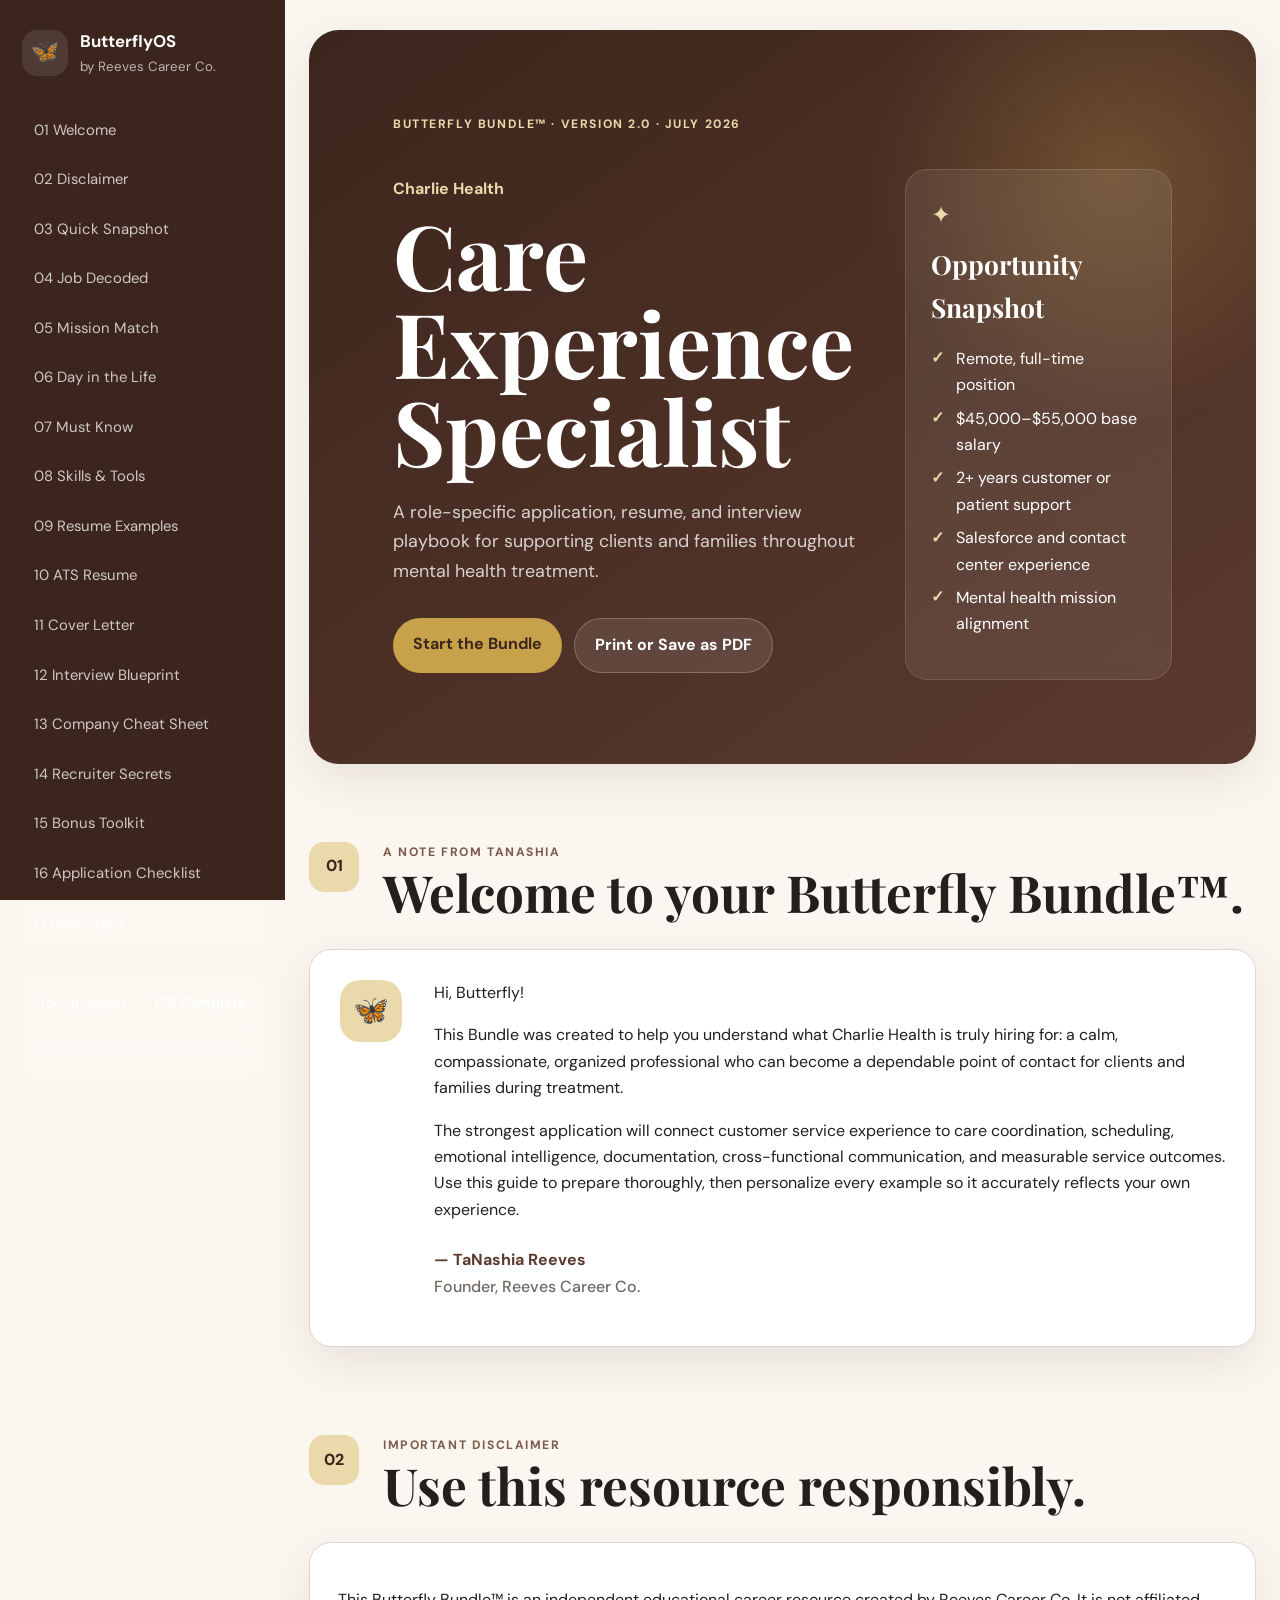
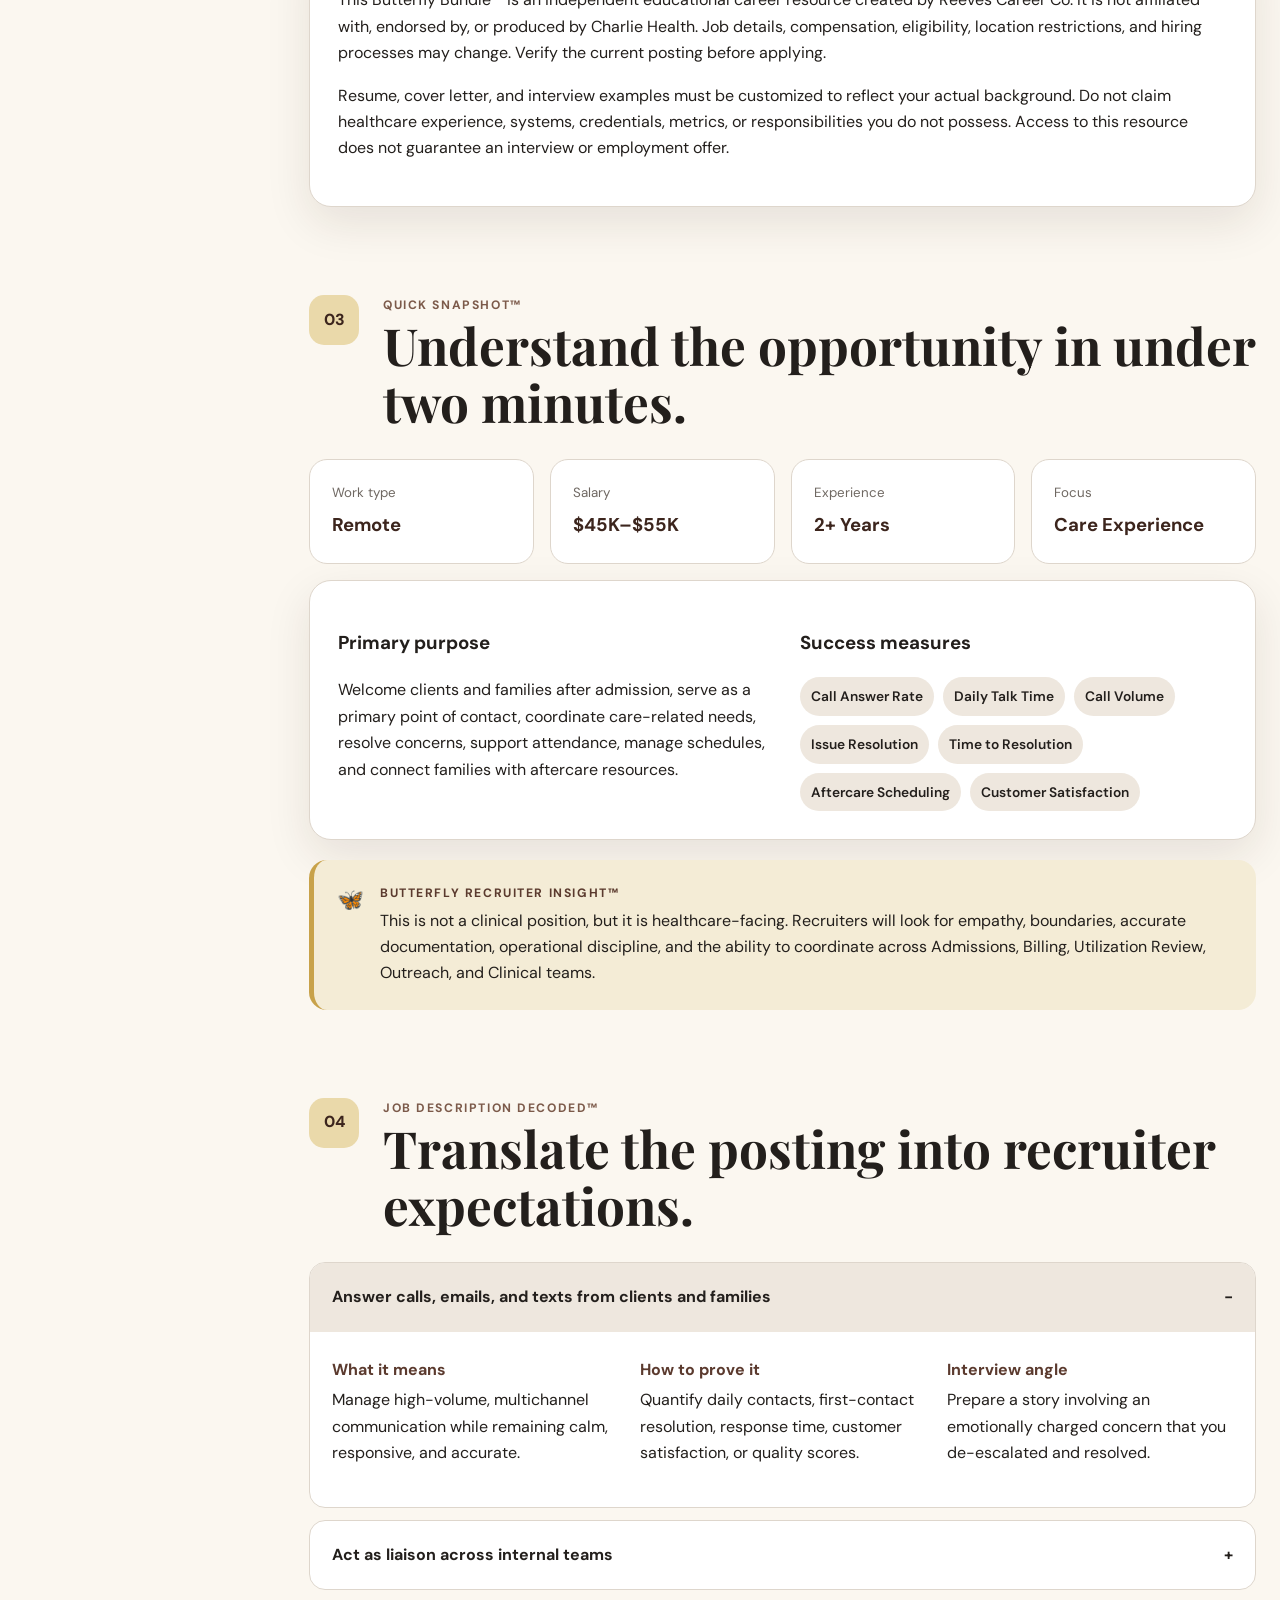
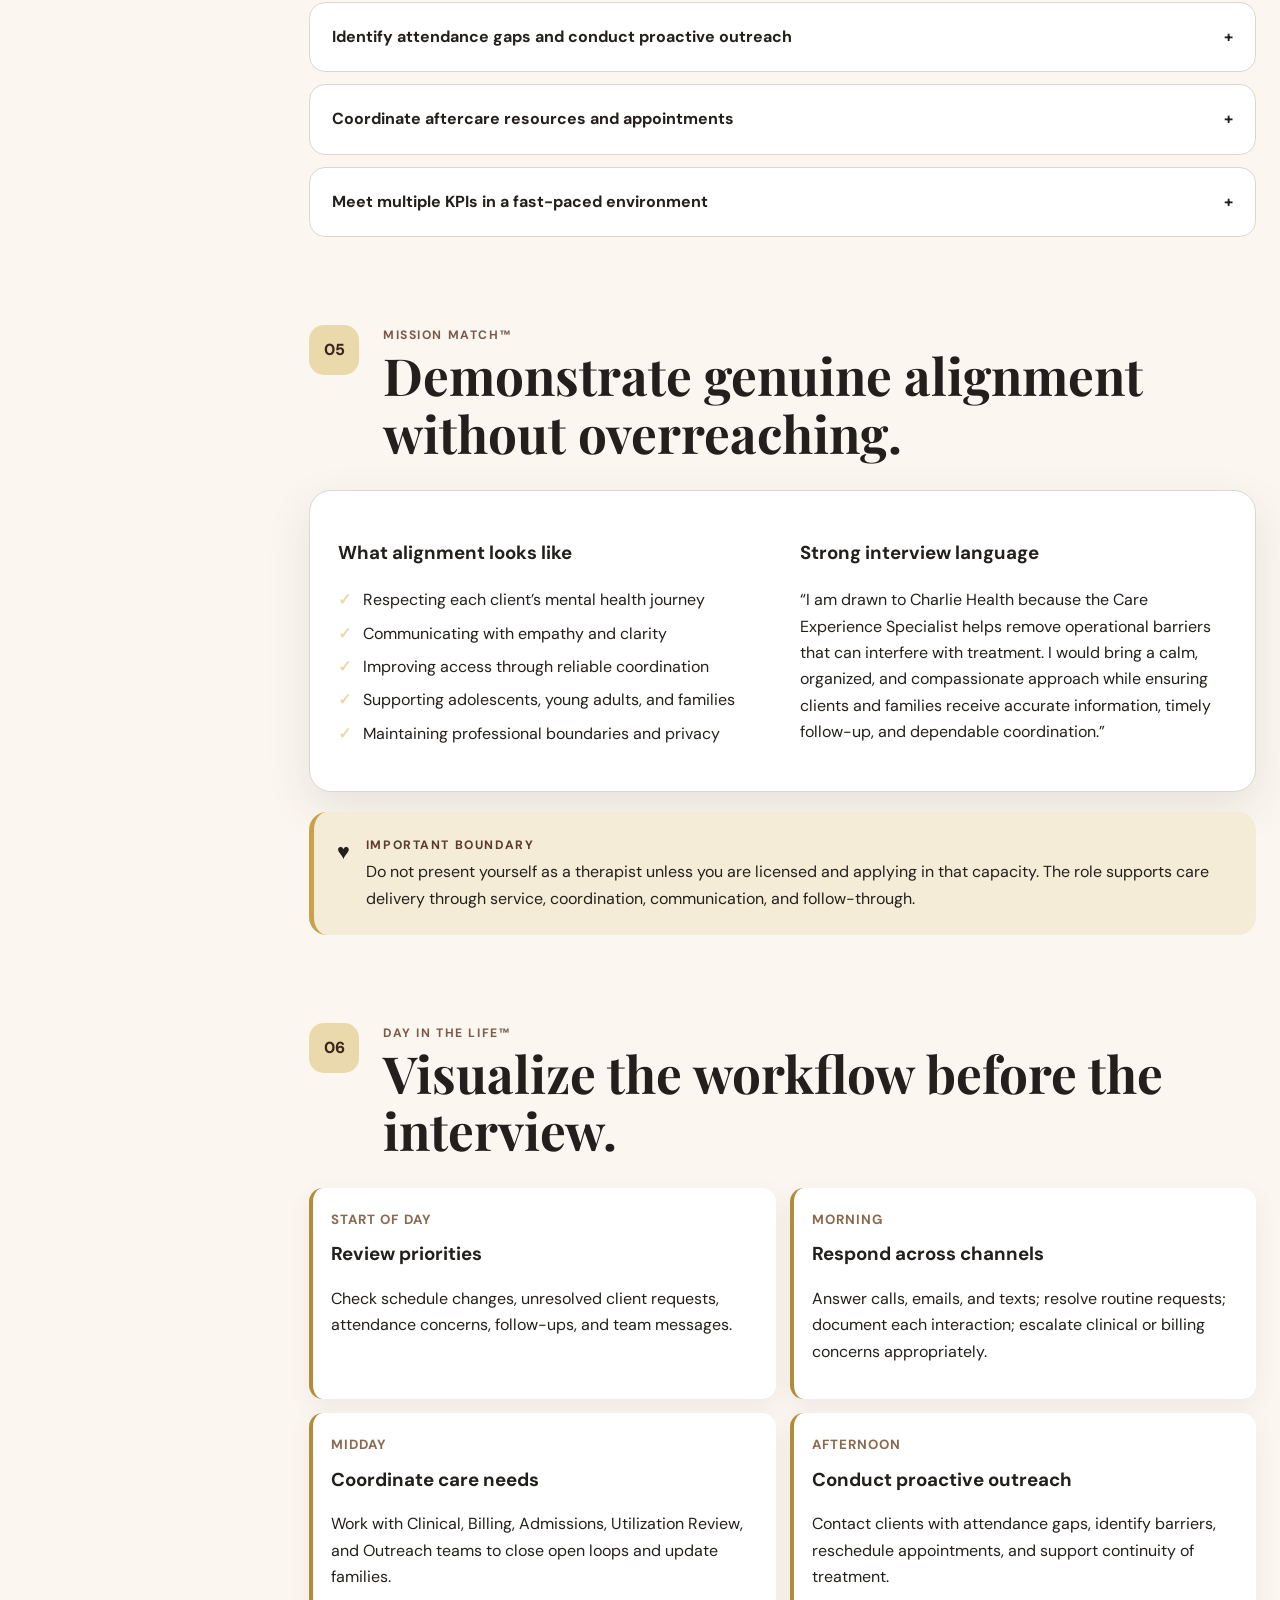
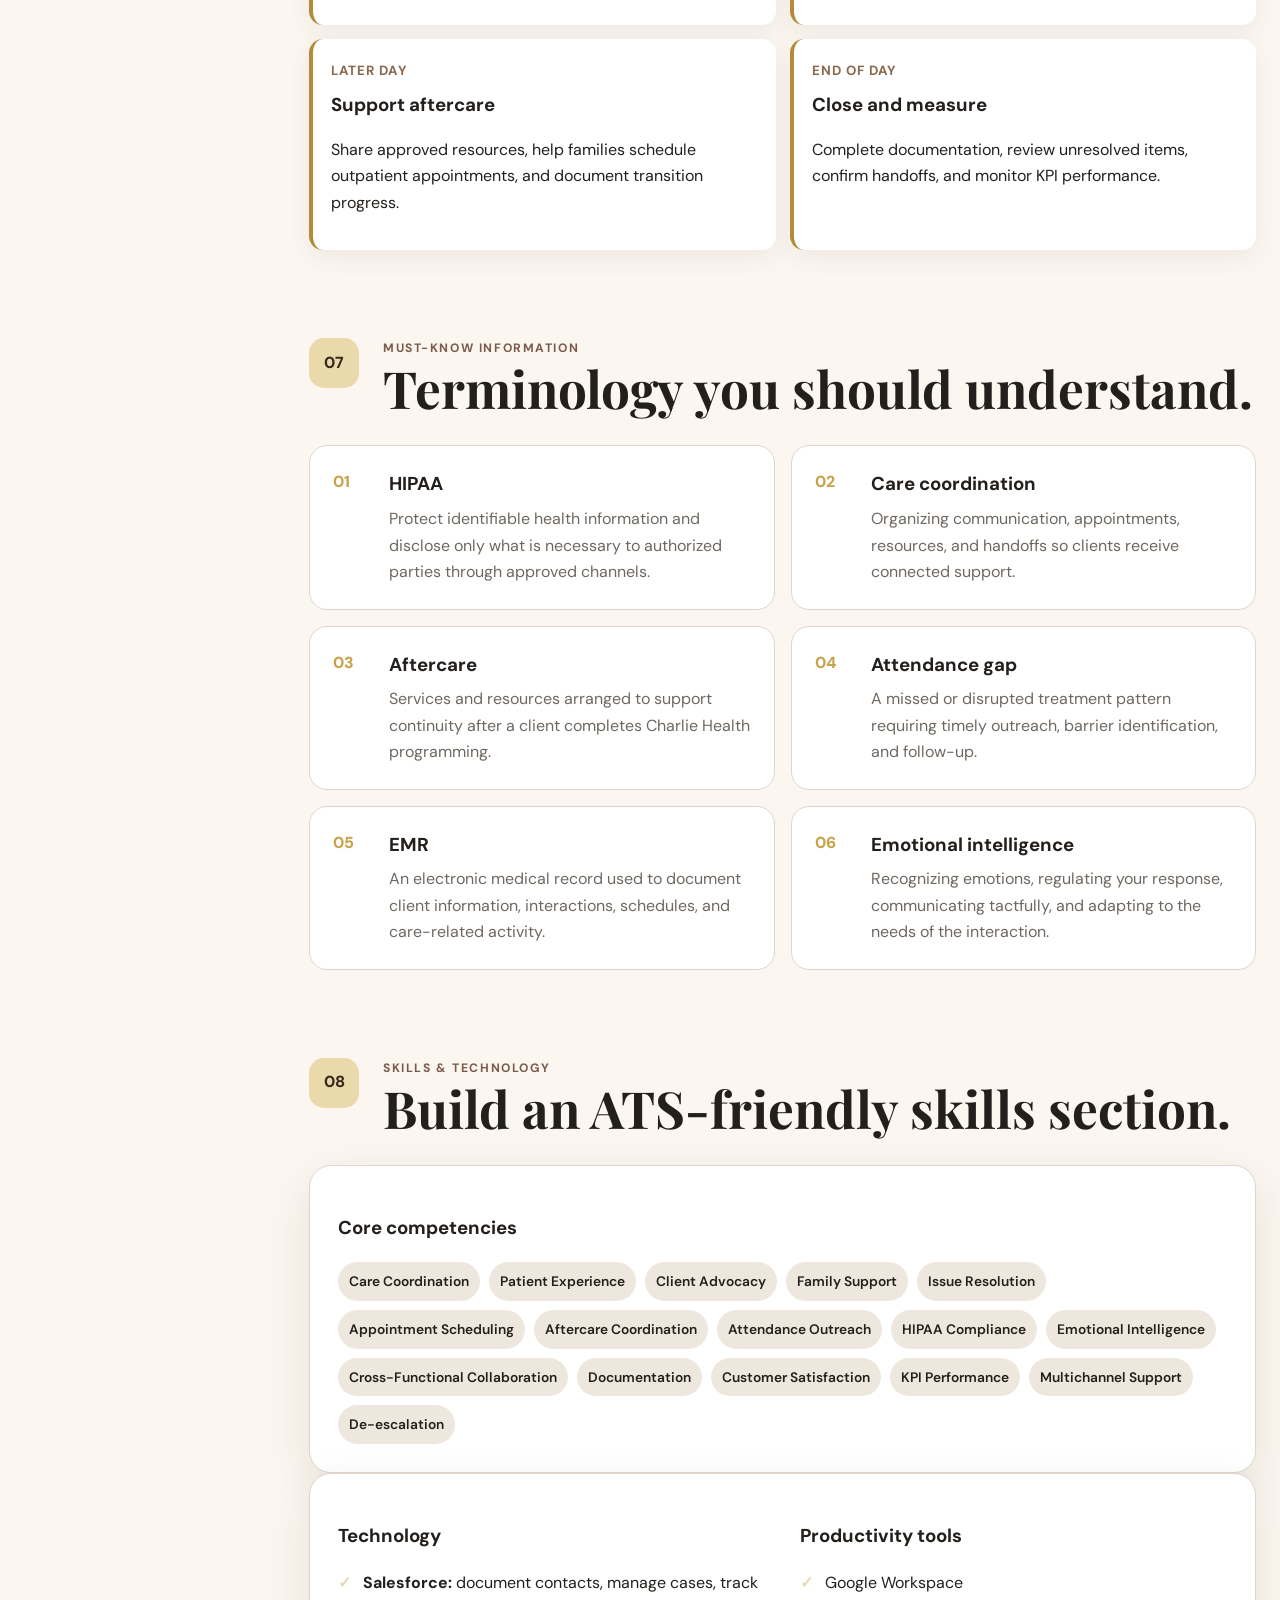
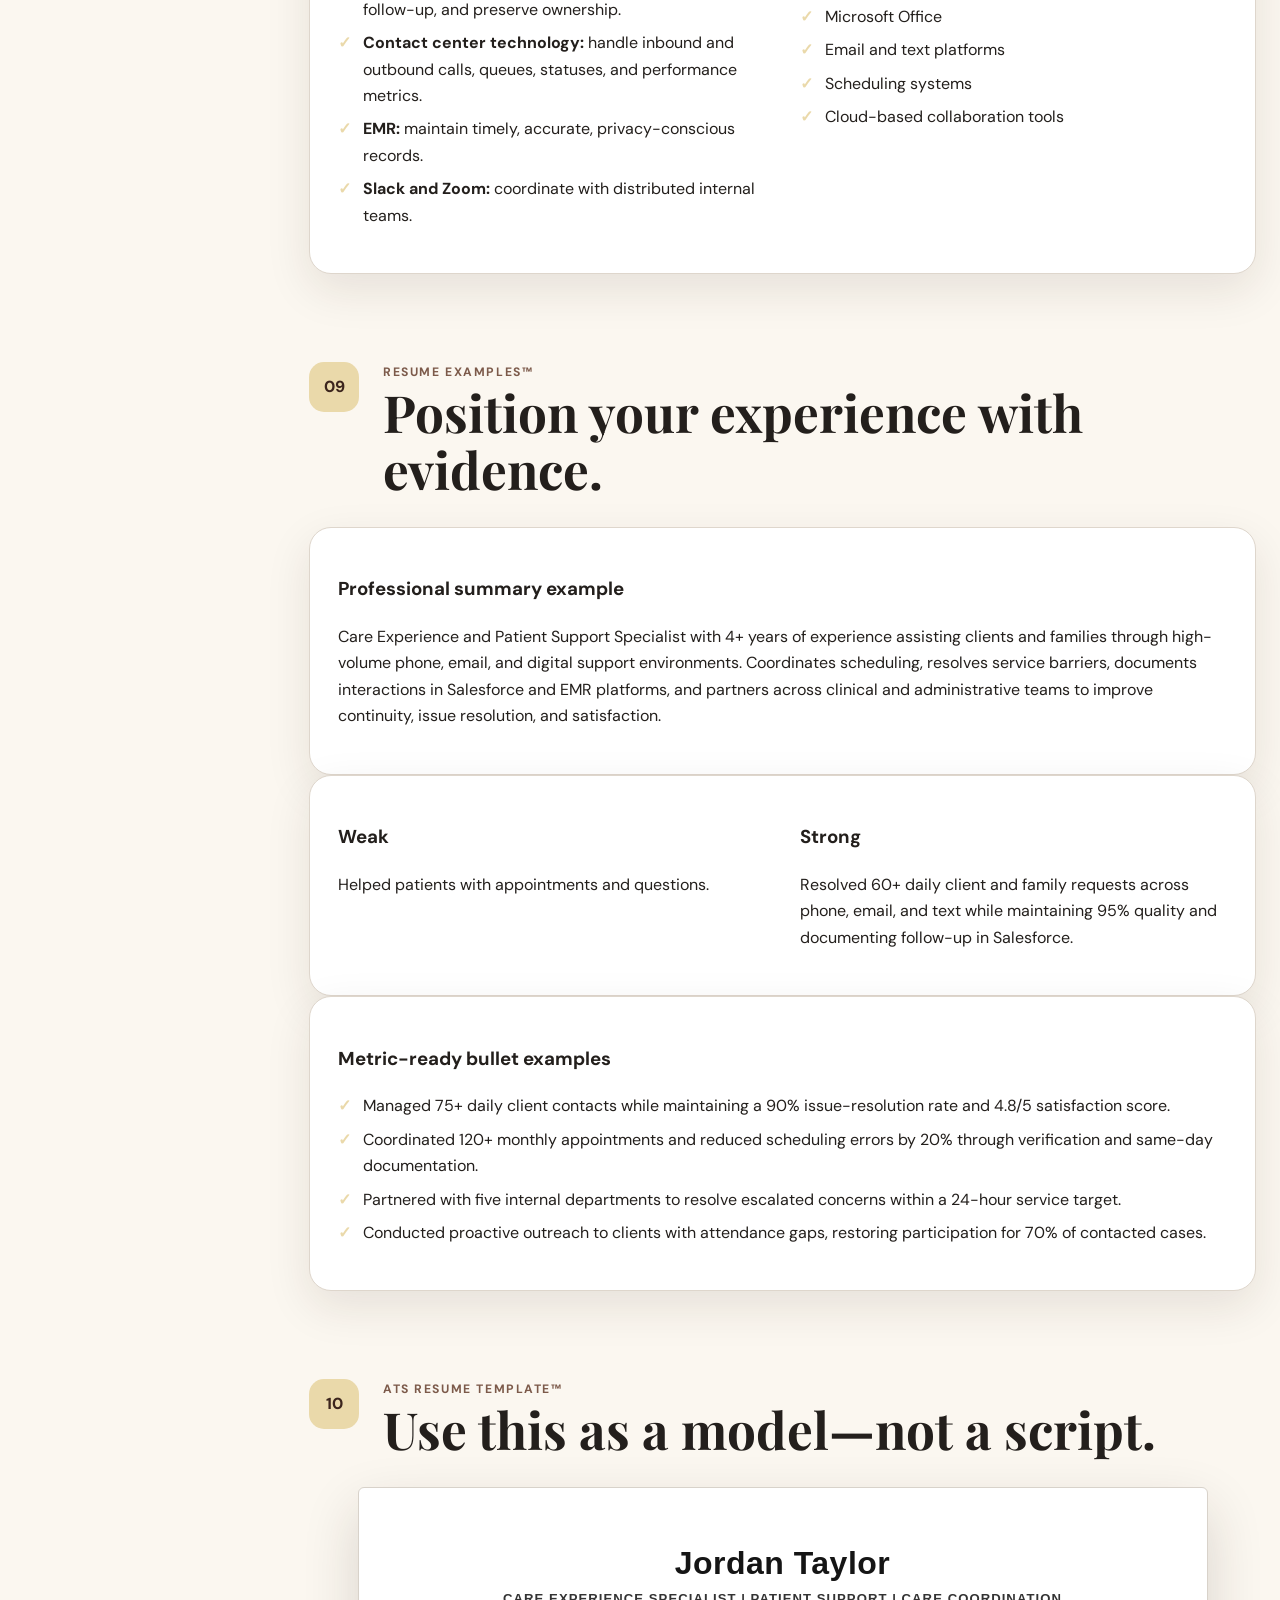
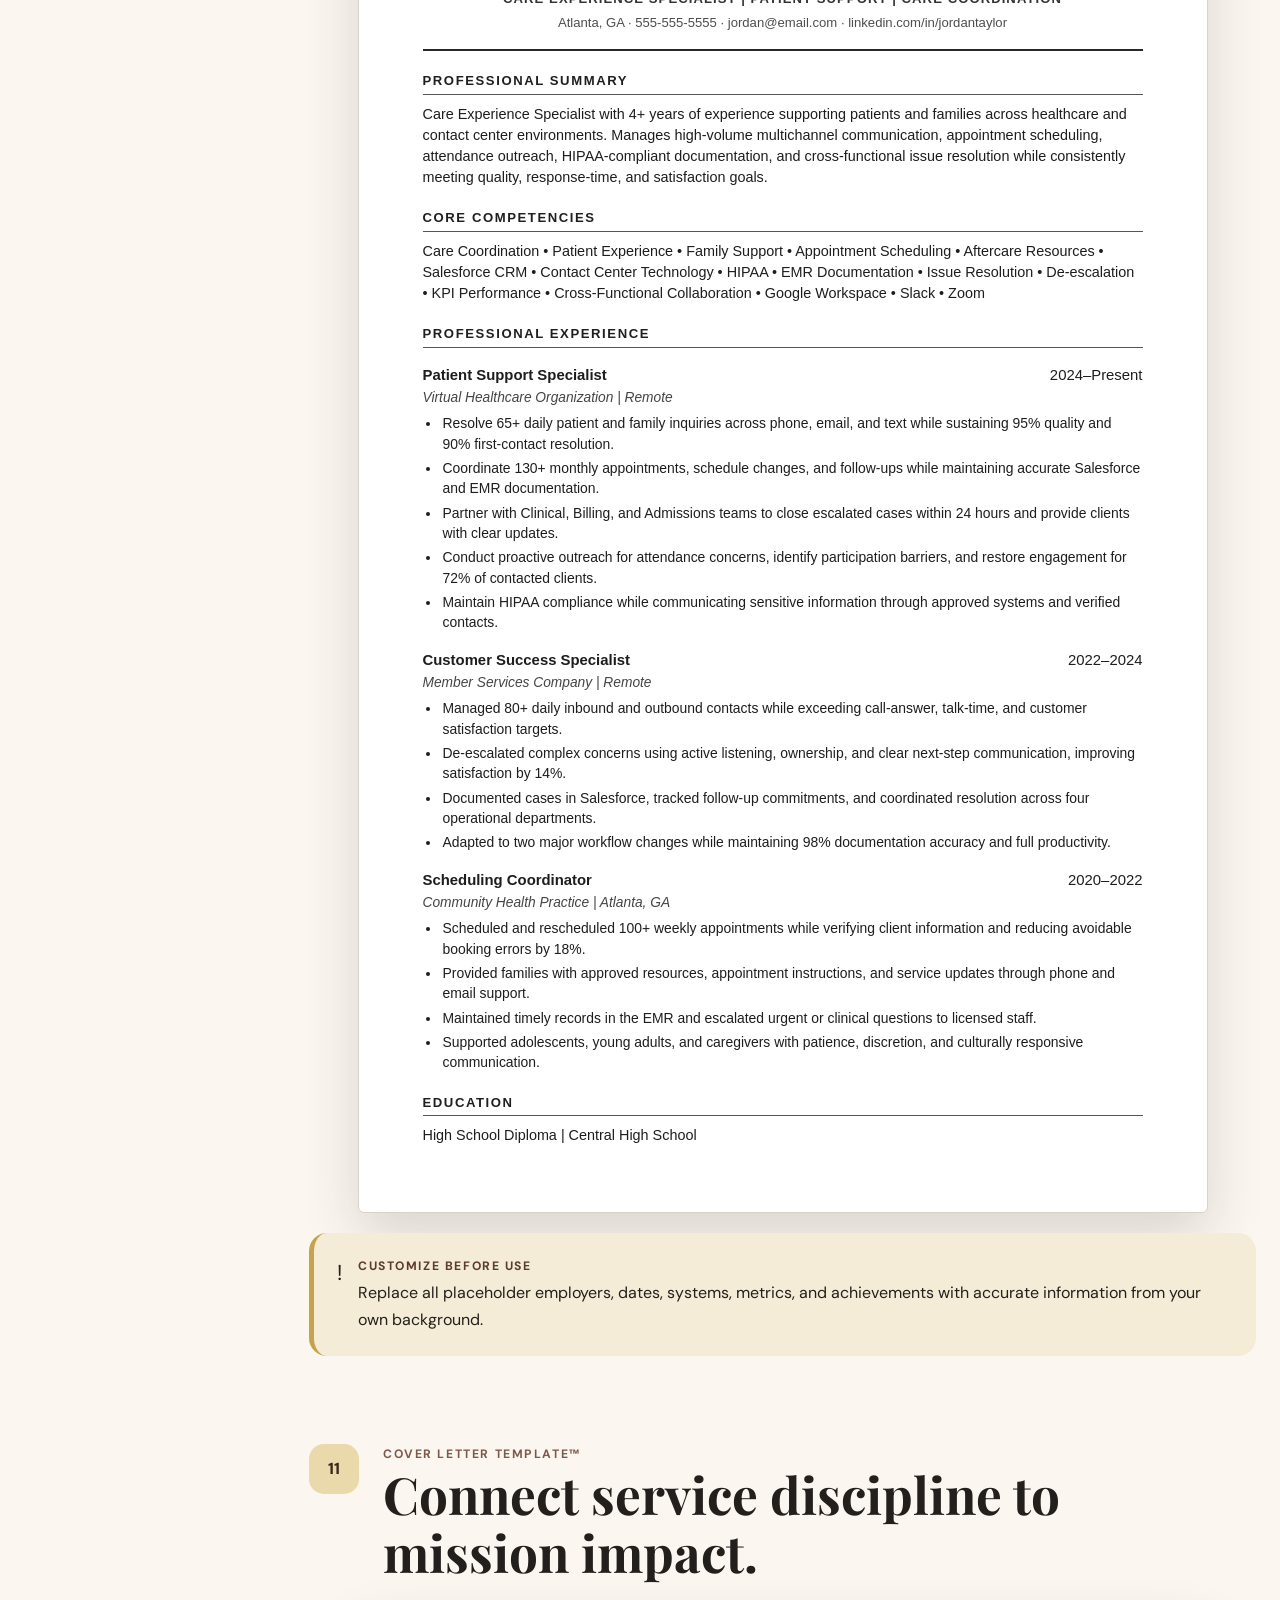
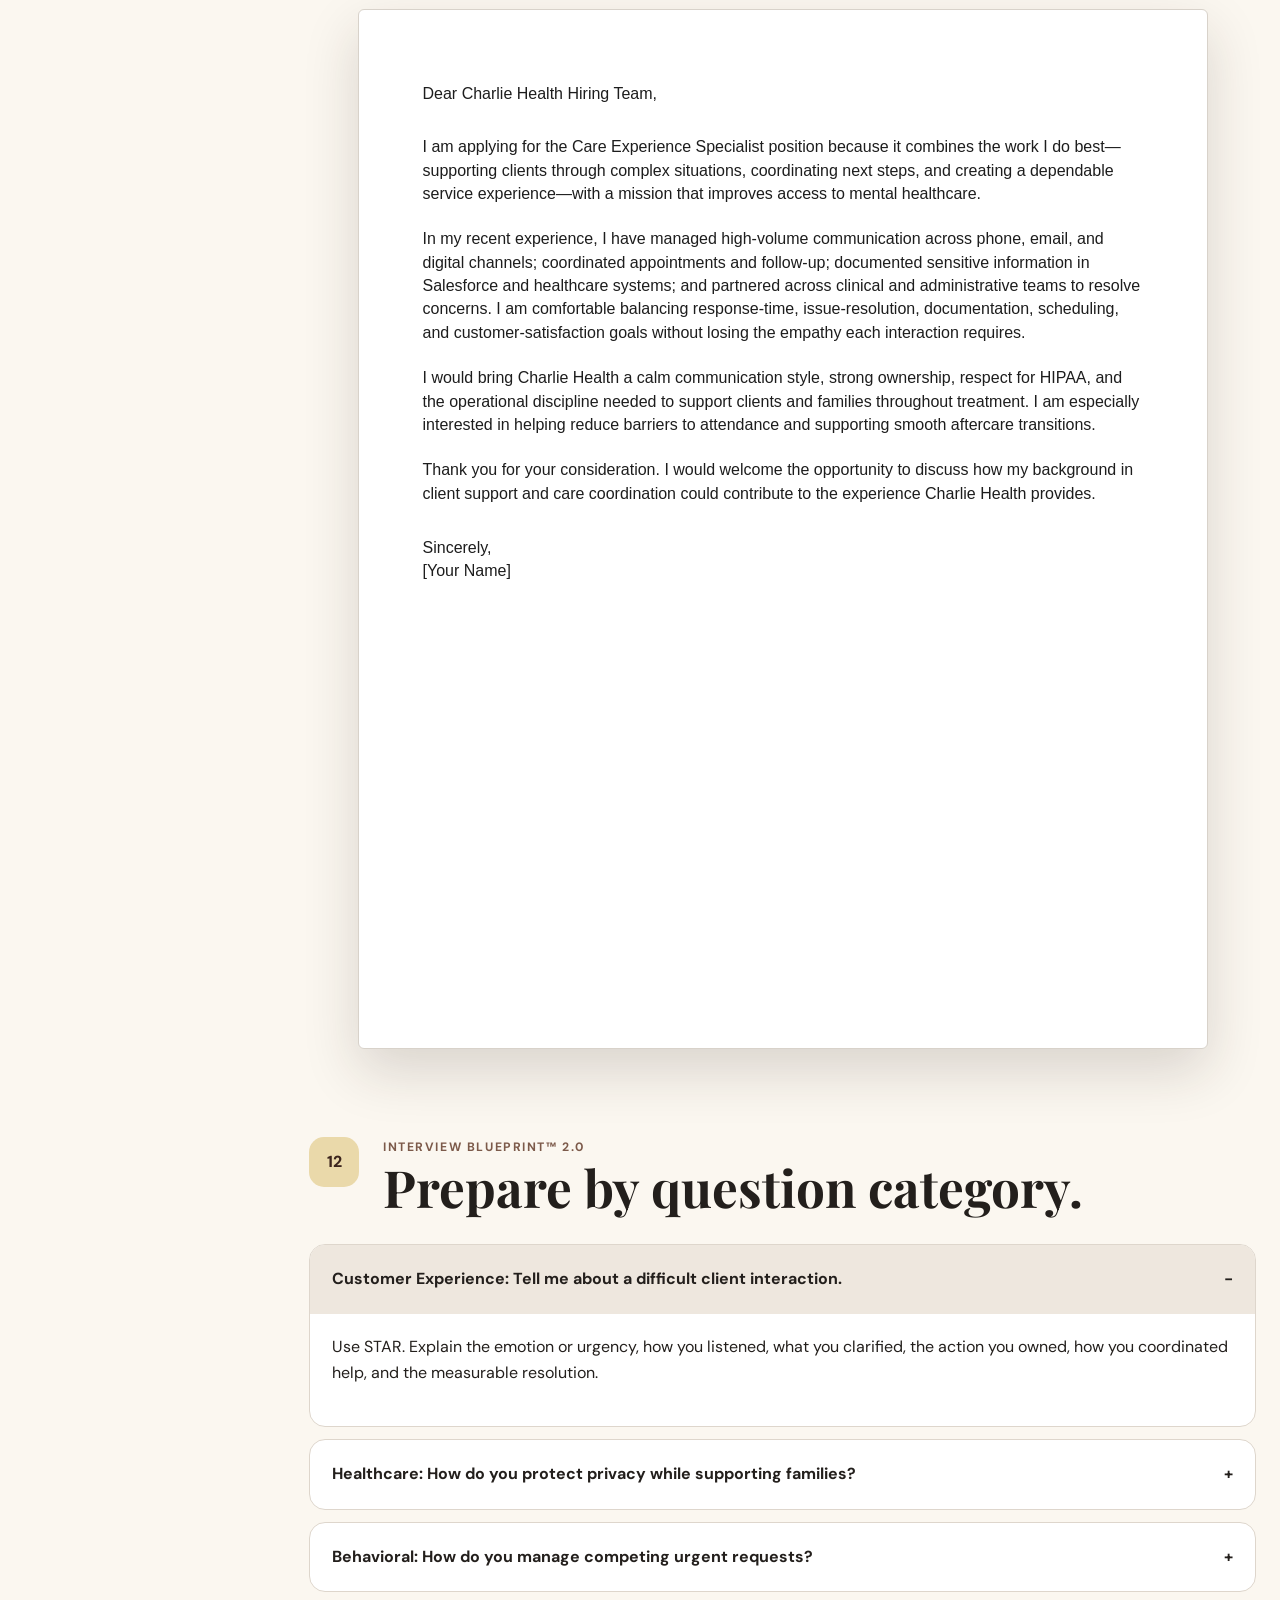
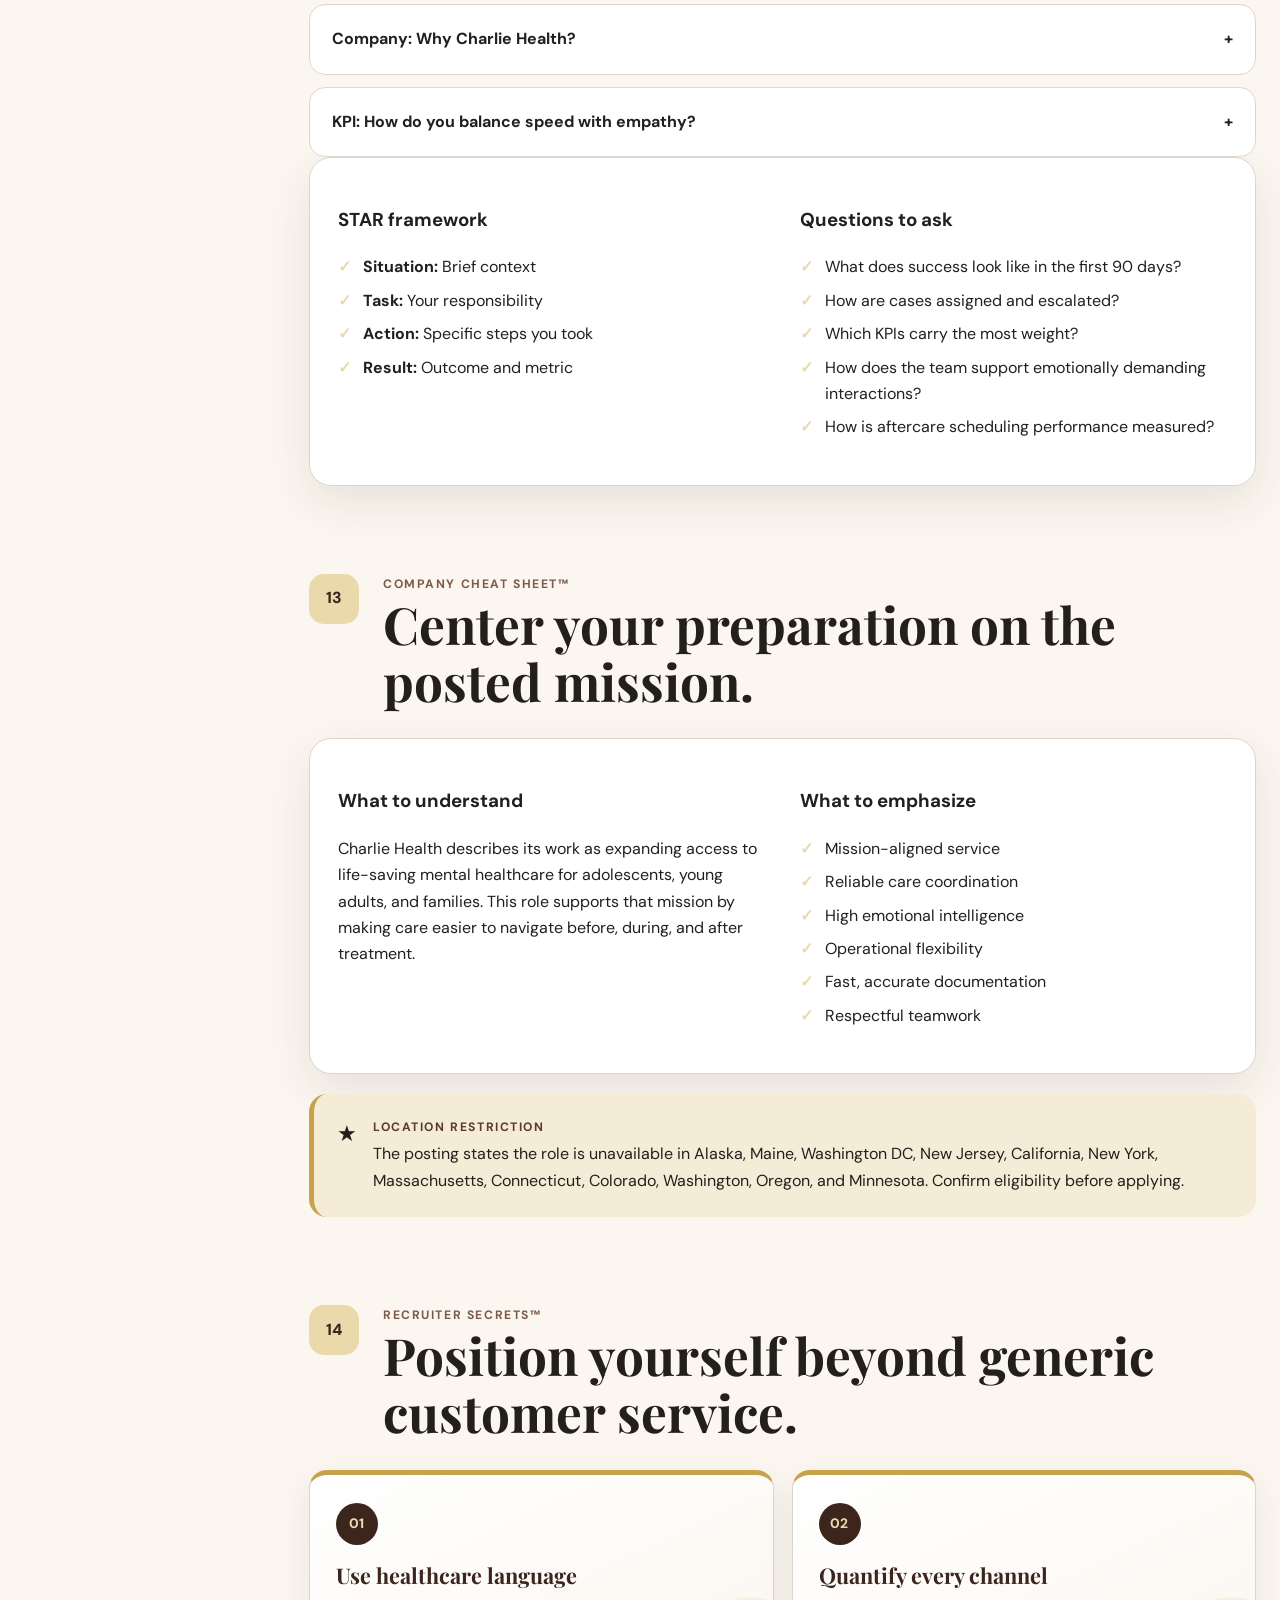
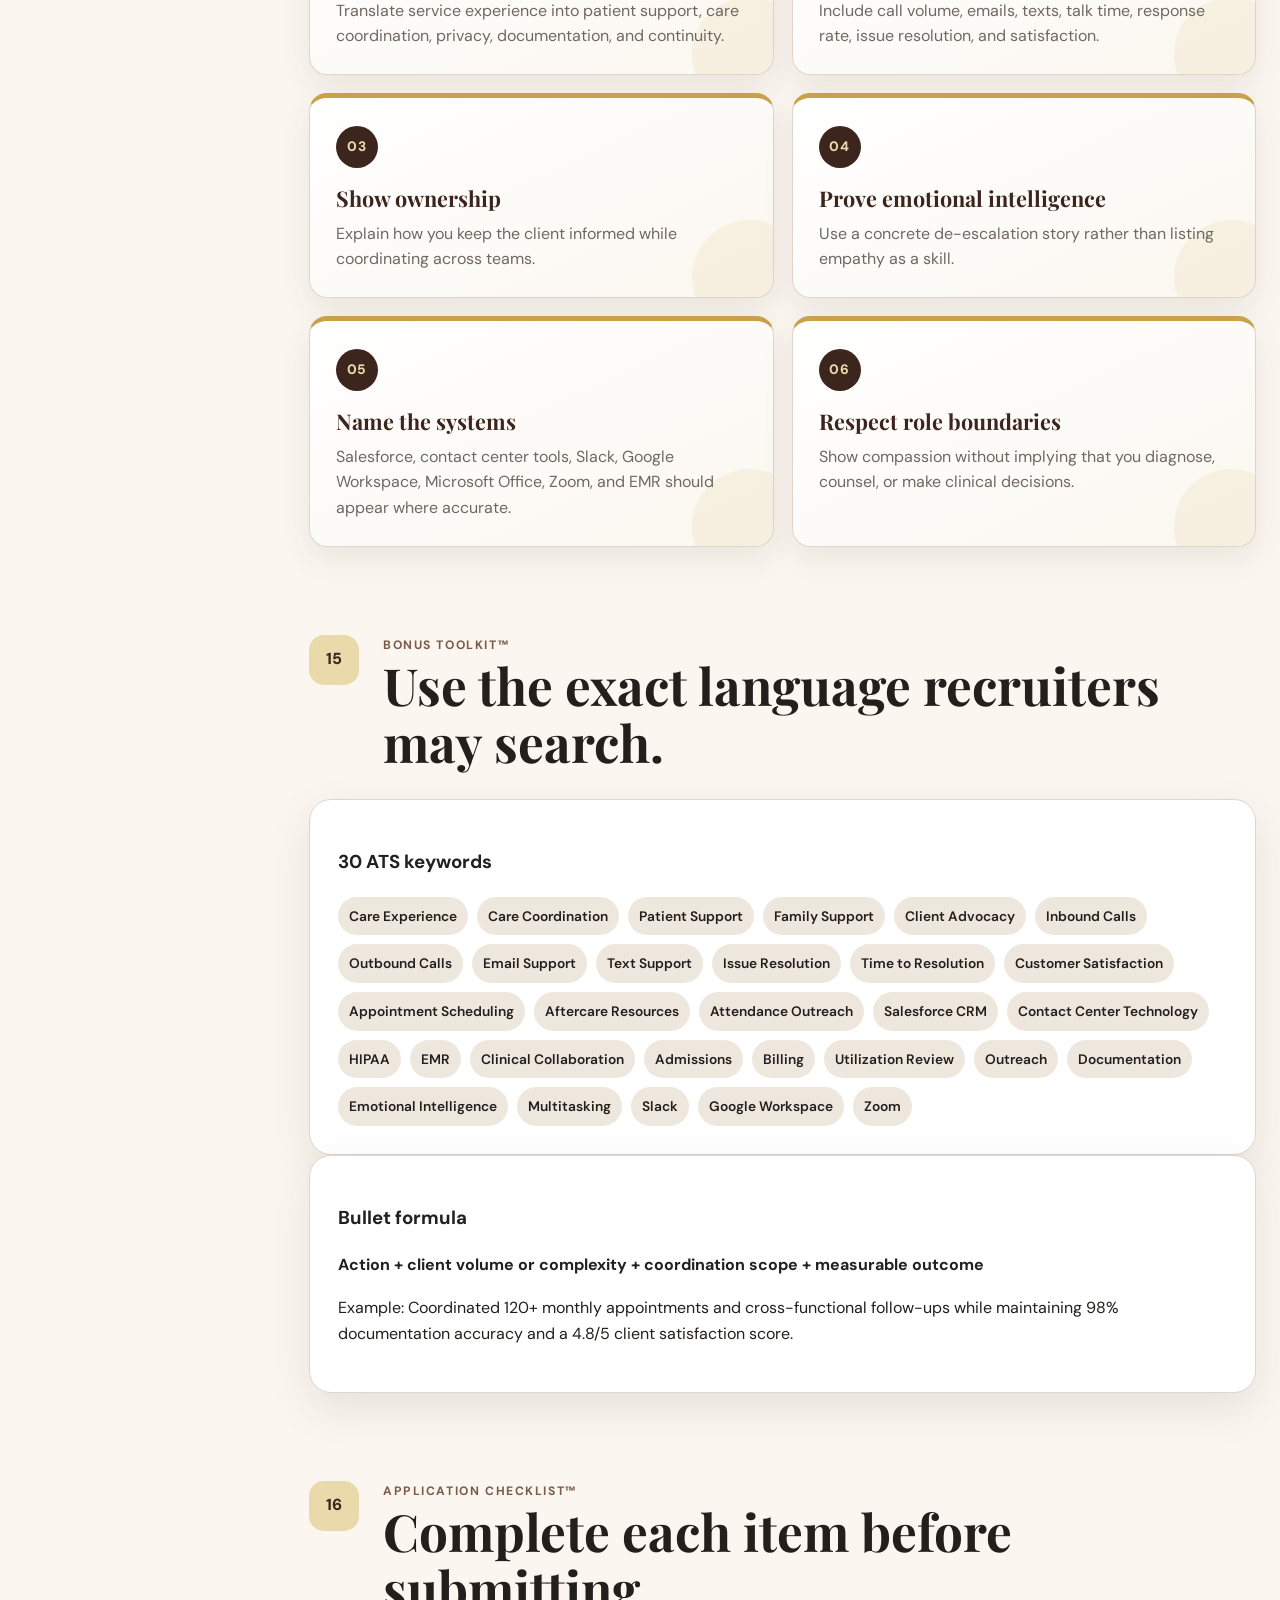
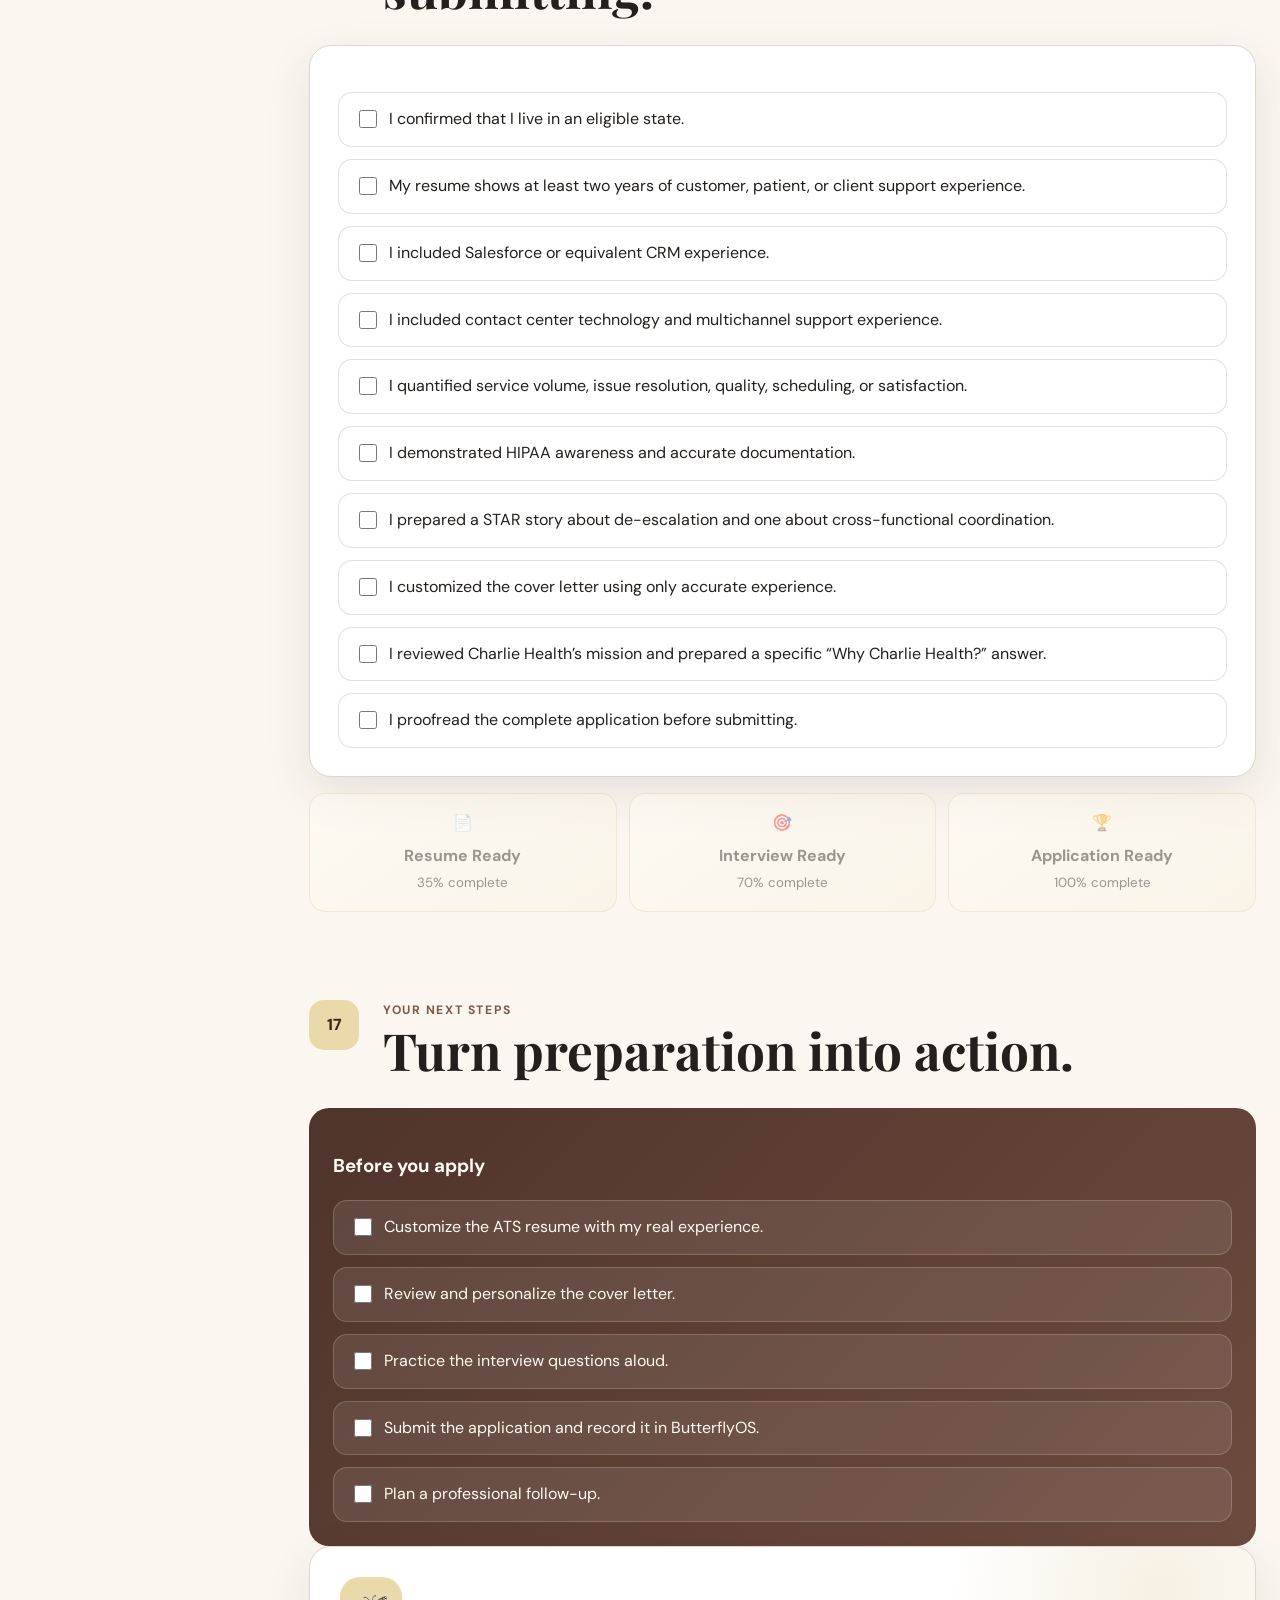
<file: charlie-health-care-experience-specialist/index.html>
<!DOCTYPE html>
<html lang="en">
<head>
<meta charset="UTF-8"><meta name="viewport" content="width=device-width,initial-scale=1.0">
<meta name="description" content="Charlie Health Care Experience Specialist Butterfly Bundle by Reeves Career Co.">
<title>Butterfly Bundle | Charlie Health | Care Experience Specialist</title>
<link rel="preconnect" href="https://fonts.googleapis.com"><link rel="preconnect" href="https://fonts.gstatic.com" crossorigin>
<link href="https://fonts.googleapis.com/css2?family=DM+Sans:wght@400;500;600;700&family=Playfair+Display:wght@600;700&display=swap" rel="stylesheet">
<link rel="stylesheet" href="styles.css">
</head>
<body><div class="page-shell">
<aside class="sidebar" aria-label="Bundle navigation">
<a class="brand" href="#top"><span class="brand-mark">🦋</span><span><strong>ButterflyOS</strong><small>by Reeves Career Co.</small></span></a>
<nav class="nav-list">
<a href="#welcome">01 Welcome</a><a href="#disclaimer">02 Disclaimer</a><a href="#snapshot">03 Quick Snapshot</a><a href="#decoded">04 Job Decoded</a><a href="#mission">05 Mission Match</a><a href="#day">06 Day in the Life</a><a href="#must-know">07 Must Know</a><a href="#skills">08 Skills & Tools</a><a href="#examples">09 Resume Examples</a><a href="#resume">10 ATS Resume</a><a href="#cover-letter">11 Cover Letter</a><a href="#interview">12 Interview Blueprint</a><a href="#company">13 Company Cheat Sheet</a><a href="#secrets">14 Recruiter Secrets</a><a href="#toolkit">15 Bonus Toolkit</a><a href="#checklist">16 Application Checklist</a><a href="#closing">17 Next Steps</a>
</nav>
<div class="sidebar-progress"><div class="progress-label"><span>Your progress</span><strong id="progressPercent">0% Complete</strong></div><div class="progress-track"><div class="progress-fill" id="progressFill"></div></div><small>Progress is saved on this device.</small></div>
</aside>
<main id="top">
<section class="hero"><div class="eyebrow">Butterfly Bundle™ · Version 2.0 · July 2026</div><div class="hero-grid"><div><p class="company-label">Charlie Health</p><h1>Care Experience Specialist</h1><p class="hero-copy">A role-specific application, resume, and interview playbook for supporting clients and families throughout mental health treatment.</p><div class="hero-actions"><a class="button primary" href="#welcome">Start the Bundle</a><button class="button secondary" onclick="window.print()">Print or Save as PDF</button></div></div><div class="hero-card"><span class="hero-card-icon">✦</span><h2>Opportunity Snapshot</h2><ul class="check-list compact"><li>Remote, full-time position</li><li>$45,000–$55,000 base salary</li><li>2+ years customer or patient support</li><li>Salesforce and contact center experience</li><li>Mental health mission alignment</li></ul></div></div></section>

<section id="welcome" class="content-section"><div class="section-heading"><span>01</span><div><p class="kicker">A Note from TaNashia</p><h2>Welcome to your Butterfly Bundle™.</h2></div></div><div class="founder-note"><div class="founder-badge">🦋</div><div><p>Hi, Butterfly!</p><p>This Bundle was created to help you understand what Charlie Health is truly hiring for: a calm, compassionate, organized professional who can become a dependable point of contact for clients and families during treatment.</p><p>The strongest application will connect customer service experience to care coordination, scheduling, emotional intelligence, documentation, cross-functional communication, and measurable service outcomes. Use this guide to prepare thoroughly, then personalize every example so it accurately reflects your own experience.</p><p class="signature">— TaNashia Reeves<br><span>Founder, Reeves Career Co.</span></p></div></div></section>

<section id="disclaimer" class="content-section disclaimer-section"><div class="section-heading"><span>02</span><div><p class="kicker">Important Disclaimer</p><h2>Use this resource responsibly.</h2></div></div><div class="card"><p>This Butterfly Bundle™ is an independent educational career resource created by Reeves Career Co. It is not affiliated with, endorsed by, or produced by Charlie Health. Job details, compensation, eligibility, location restrictions, and hiring processes may change. Verify the current posting before applying.</p><p>Resume, cover letter, and interview examples must be customized to reflect your actual background. Do not claim healthcare experience, systems, credentials, metrics, or responsibilities you do not possess. Access to this resource does not guarantee an interview or employment offer.</p></div></section>

<section id="snapshot" class="content-section"><div class="section-heading"><span>03</span><div><p class="kicker">Quick Snapshot™</p><h2>Understand the opportunity in under two minutes.</h2></div></div><div class="stats-grid"><article class="stat-card"><small>Work type</small><strong>Remote</strong></article><article class="stat-card"><small>Salary</small><strong>$45K–$55K</strong></article><article class="stat-card"><small>Experience</small><strong>2+ Years</strong></article><article class="stat-card"><small>Focus</small><strong>Care Experience</strong></article></div><div class="card two-column"><div><h3>Primary purpose</h3><p>Welcome clients and families after admission, serve as a primary point of contact, coordinate care-related needs, resolve concerns, support attendance, manage schedules, and connect families with aftercare resources.</p></div><div><h3>Success measures</h3><div class="chip-wrap"><span>Call Answer Rate</span><span>Daily Talk Time</span><span>Call Volume</span><span>Issue Resolution</span><span>Time to Resolution</span><span>Aftercare Scheduling</span><span>Customer Satisfaction</span></div></div></div><div class="callout gold"><span class="callout-icon">🦋</span><div><p class="callout-label">Butterfly Recruiter Insight™</p><p>This is not a clinical position, but it is healthcare-facing. Recruiters will look for empathy, boundaries, accurate documentation, operational discipline, and the ability to coordinate across Admissions, Billing, Utilization Review, Outreach, and Clinical teams.</p></div></div></section>

<section id="decoded" class="content-section"><div class="section-heading"><span>04</span><div><p class="kicker">Job Description Decoded™</p><h2>Translate the posting into recruiter expectations.</h2></div></div><div class="accordion-stack">
<article class="accordion open"><button class="accordion-trigger" aria-expanded="true"><span>Answer calls, emails, and texts from clients and families</span><span class="accordion-symbol">−</span></button><div class="accordion-panel"><div class="decoded-grid"><div><h4>What it means</h4><p>Manage high-volume, multichannel communication while remaining calm, responsive, and accurate.</p></div><div><h4>How to prove it</h4><p>Quantify daily contacts, first-contact resolution, response time, customer satisfaction, or quality scores.</p></div><div><h4>Interview angle</h4><p>Prepare a story involving an emotionally charged concern that you de-escalated and resolved.</p></div></div></div></article>
<article class="accordion"><button class="accordion-trigger" aria-expanded="false"><span>Act as liaison across internal teams</span><span class="accordion-symbol">+</span></button><div class="accordion-panel"><p>Show that you can route issues correctly, preserve ownership, communicate updates, and prevent clients from being passed around without resolution.</p></div></article>
<article class="accordion"><button class="accordion-trigger" aria-expanded="false"><span>Identify attendance gaps and conduct proactive outreach</span><span class="accordion-symbol">+</span></button><div class="accordion-panel"><p>This requires monitoring, initiative, motivational communication, and barrier resolution. Explain how you recognize a pattern, contact the client, document the concern, and coordinate the next step.</p></div></article>
<article class="accordion"><button class="accordion-trigger" aria-expanded="false"><span>Coordinate aftercare resources and appointments</span><span class="accordion-symbol">+</span></button><div class="accordion-panel"><p>Recruiters want evidence of scheduling accuracy, resource navigation, family communication, follow-through, and a smooth transition from treatment to continued care.</p></div></article>
<article class="accordion"><button class="accordion-trigger" aria-expanded="false"><span>Meet multiple KPIs in a fast-paced environment</span><span class="accordion-symbol">+</span></button><div class="accordion-panel"><p>Do not describe yourself only as compassionate. Show measurable performance across productivity, issue resolution, service quality, scheduling outcomes, and customer satisfaction.</p></div></article>
</div></section>

<section id="mission" class="content-section"><div class="section-heading"><span>05</span><div><p class="kicker">Mission Match™</p><h2>Demonstrate genuine alignment without overreaching.</h2></div></div><div class="card two-column"><div><h3>What alignment looks like</h3><ul class="check-list"><li>Respecting each client’s mental health journey</li><li>Communicating with empathy and clarity</li><li>Improving access through reliable coordination</li><li>Supporting adolescents, young adults, and families</li><li>Maintaining professional boundaries and privacy</li></ul></div><div><h3>Strong interview language</h3><p>“I am drawn to Charlie Health because the Care Experience Specialist helps remove operational barriers that can interfere with treatment. I would bring a calm, organized, and compassionate approach while ensuring clients and families receive accurate information, timely follow-up, and dependable coordination.”</p></div></div><div class="callout gold"><span class="callout-icon">♥</span><div><p class="callout-label">Important boundary</p><p>Do not present yourself as a therapist unless you are licensed and applying in that capacity. The role supports care delivery through service, coordination, communication, and follow-through.</p></div></div></section>

<section id="day" class="content-section"><div class="section-heading"><span>06</span><div><p class="kicker">Day in the Life™</p><h2>Visualize the workflow before the interview.</h2></div></div><div class="day-grid"><article class="day-card"><small>Start of day</small><h3>Review priorities</h3><p>Check schedule changes, unresolved client requests, attendance concerns, follow-ups, and team messages.</p></article><article class="day-card"><small>Morning</small><h3>Respond across channels</h3><p>Answer calls, emails, and texts; resolve routine requests; document each interaction; escalate clinical or billing concerns appropriately.</p></article><article class="day-card"><small>Midday</small><h3>Coordinate care needs</h3><p>Work with Clinical, Billing, Admissions, Utilization Review, and Outreach teams to close open loops and update families.</p></article><article class="day-card"><small>Afternoon</small><h3>Conduct proactive outreach</h3><p>Contact clients with attendance gaps, identify barriers, reschedule appointments, and support continuity of treatment.</p></article><article class="day-card"><small>Later day</small><h3>Support aftercare</h3><p>Share approved resources, help families schedule outpatient appointments, and document transition progress.</p></article><article class="day-card"><small>End of day</small><h3>Close and measure</h3><p>Complete documentation, review unresolved items, confirm handoffs, and monitor KPI performance.</p></article></div></section>

<section id="must-know" class="content-section"><div class="section-heading"><span>07</span><div><p class="kicker">Must-Know Information</p><h2>Terminology you should understand.</h2></div></div><div class="must-know-grid"><article class="must-know-card"><span>01</span><div><h3>HIPAA</h3><p>Protect identifiable health information and disclose only what is necessary to authorized parties through approved channels.</p></div></article><article class="must-know-card"><span>02</span><div><h3>Care coordination</h3><p>Organizing communication, appointments, resources, and handoffs so clients receive connected support.</p></div></article><article class="must-know-card"><span>03</span><div><h3>Aftercare</h3><p>Services and resources arranged to support continuity after a client completes Charlie Health programming.</p></div></article><article class="must-know-card"><span>04</span><div><h3>Attendance gap</h3><p>A missed or disrupted treatment pattern requiring timely outreach, barrier identification, and follow-up.</p></div></article><article class="must-know-card"><span>05</span><div><h3>EMR</h3><p>An electronic medical record used to document client information, interactions, schedules, and care-related activity.</p></div></article><article class="must-know-card"><span>06</span><div><h3>Emotional intelligence</h3><p>Recognizing emotions, regulating your response, communicating tactfully, and adapting to the needs of the interaction.</p></div></article></div></section>

<section id="skills" class="content-section"><div class="section-heading"><span>08</span><div><p class="kicker">Skills & Technology</p><h2>Build an ATS-friendly skills section.</h2></div></div><div class="card"><h3>Core competencies</h3><div class="chip-wrap"><span>Care Coordination</span><span>Patient Experience</span><span>Client Advocacy</span><span>Family Support</span><span>Issue Resolution</span><span>Appointment Scheduling</span><span>Aftercare Coordination</span><span>Attendance Outreach</span><span>HIPAA Compliance</span><span>Emotional Intelligence</span><span>Cross-Functional Collaboration</span><span>Documentation</span><span>Customer Satisfaction</span><span>KPI Performance</span><span>Multichannel Support</span><span>De-escalation</span></div></div><div class="card two-column"><div><h3>Technology</h3><ul class="check-list"><li><strong>Salesforce:</strong> document contacts, manage cases, track follow-up, and preserve ownership.</li><li><strong>Contact center technology:</strong> handle inbound and outbound calls, queues, statuses, and performance metrics.</li><li><strong>EMR:</strong> maintain timely, accurate, privacy-conscious records.</li><li><strong>Slack and Zoom:</strong> coordinate with distributed internal teams.</li></ul></div><div><h3>Productivity tools</h3><ul class="check-list"><li>Google Workspace</li><li>Microsoft Office</li><li>Email and text platforms</li><li>Scheduling systems</li><li>Cloud-based collaboration tools</li></ul></div></div></section>

<section id="examples" class="content-section"><div class="section-heading"><span>09</span><div><p class="kicker">Resume Examples™</p><h2>Position your experience with evidence.</h2></div></div><div class="card"><h3>Professional summary example</h3><p>Care Experience and Patient Support Specialist with 4+ years of experience assisting clients and families through high-volume phone, email, and digital support environments. Coordinates scheduling, resolves service barriers, documents interactions in Salesforce and EMR platforms, and partners across clinical and administrative teams to improve continuity, issue resolution, and satisfaction.</p></div><div class="card two-column"><div><h3>Weak</h3><p>Helped patients with appointments and questions.</p></div><div><h3>Strong</h3><p>Resolved 60+ daily client and family requests across phone, email, and text while maintaining 95% quality and documenting follow-up in Salesforce.</p></div></div><div class="card"><h3>Metric-ready bullet examples</h3><ul class="check-list"><li>Managed 75+ daily client contacts while maintaining a 90% issue-resolution rate and 4.8/5 satisfaction score.</li><li>Coordinated 120+ monthly appointments and reduced scheduling errors by 20% through verification and same-day documentation.</li><li>Partnered with five internal departments to resolve escalated concerns within a 24-hour service target.</li><li>Conducted proactive outreach to clients with attendance gaps, restoring participation for 70% of contacted cases.</li></ul></div></section>

<section id="resume" class="content-section"><div class="section-heading"><span>10</span><div><p class="kicker">ATS Resume Template™</p><h2>Use this as a model—not a script.</h2></div></div><div class="resume-paper"><header><h2>Jordan Taylor</h2><p class="resume-headline">CARE EXPERIENCE SPECIALIST | PATIENT SUPPORT | CARE COORDINATION</p><p>Atlanta, GA · 555-555-5555 · jordan@email.com · linkedin.com/in/jordantaylor</p></header><section><h3>Professional Summary</h3><p>Care Experience Specialist with 4+ years of experience supporting patients and families across healthcare and contact center environments. Manages high-volume multichannel communication, appointment scheduling, attendance outreach, HIPAA-compliant documentation, and cross-functional issue resolution while consistently meeting quality, response-time, and satisfaction goals.</p></section><section><h3>Core Competencies</h3><p>Care Coordination • Patient Experience • Family Support • Appointment Scheduling • Aftercare Resources • Salesforce CRM • Contact Center Technology • HIPAA • EMR Documentation • Issue Resolution • De-escalation • KPI Performance • Cross-Functional Collaboration • Google Workspace • Slack • Zoom</p></section><section><h3>Professional Experience</h3><div class="resume-job"><div class="resume-job-heading"><strong>Patient Support Specialist</strong><span>2024–Present</span></div><p>Virtual Healthcare Organization | Remote</p><ul><li>Resolve 65+ daily patient and family inquiries across phone, email, and text while sustaining 95% quality and 90% first-contact resolution.</li><li>Coordinate 130+ monthly appointments, schedule changes, and follow-ups while maintaining accurate Salesforce and EMR documentation.</li><li>Partner with Clinical, Billing, and Admissions teams to close escalated cases within 24 hours and provide clients with clear updates.</li><li>Conduct proactive outreach for attendance concerns, identify participation barriers, and restore engagement for 72% of contacted clients.</li><li>Maintain HIPAA compliance while communicating sensitive information through approved systems and verified contacts.</li></ul></div><div class="resume-job"><div class="resume-job-heading"><strong>Customer Success Specialist</strong><span>2022–2024</span></div><p>Member Services Company | Remote</p><ul><li>Managed 80+ daily inbound and outbound contacts while exceeding call-answer, talk-time, and customer satisfaction targets.</li><li>De-escalated complex concerns using active listening, ownership, and clear next-step communication, improving satisfaction by 14%.</li><li>Documented cases in Salesforce, tracked follow-up commitments, and coordinated resolution across four operational departments.</li><li>Adapted to two major workflow changes while maintaining 98% documentation accuracy and full productivity.</li></ul></div><div class="resume-job"><div class="resume-job-heading"><strong>Scheduling Coordinator</strong><span>2020–2022</span></div><p>Community Health Practice | Atlanta, GA</p><ul><li>Scheduled and rescheduled 100+ weekly appointments while verifying client information and reducing avoidable booking errors by 18%.</li><li>Provided families with approved resources, appointment instructions, and service updates through phone and email support.</li><li>Maintained timely records in the EMR and escalated urgent or clinical questions to licensed staff.</li><li>Supported adolescents, young adults, and caregivers with patience, discretion, and culturally responsive communication.</li></ul></div></section><section><h3>Education</h3><p>High School Diploma | Central High School</p></section></div><div class="callout gold"><span class="callout-icon">!</span><div><p class="callout-label">Customize before use</p><p>Replace all placeholder employers, dates, systems, metrics, and achievements with accurate information from your own background.</p></div></div></section>

<section id="cover-letter" class="content-section"><div class="section-heading"><span>11</span><div><p class="kicker">Cover Letter Template™</p><h2>Connect service discipline to mission impact.</h2></div></div><div class="letter-paper"><p>Dear Charlie Health Hiring Team,</p><p>I am applying for the Care Experience Specialist position because it combines the work I do best—supporting clients through complex situations, coordinating next steps, and creating a dependable service experience—with a mission that improves access to mental healthcare.</p><p>In my recent experience, I have managed high-volume communication across phone, email, and digital channels; coordinated appointments and follow-up; documented sensitive information in Salesforce and healthcare systems; and partnered across clinical and administrative teams to resolve concerns. I am comfortable balancing response-time, issue-resolution, documentation, scheduling, and customer-satisfaction goals without losing the empathy each interaction requires.</p><p>I would bring Charlie Health a calm communication style, strong ownership, respect for HIPAA, and the operational discipline needed to support clients and families throughout treatment. I am especially interested in helping reduce barriers to attendance and supporting smooth aftercare transitions.</p><p>Thank you for your consideration. I would welcome the opportunity to discuss how my background in client support and care coordination could contribute to the experience Charlie Health provides.</p><p>Sincerely,<br>[Your Name]</p></div></section>

<section id="interview" class="content-section"><div class="section-heading"><span>12</span><div><p class="kicker">Interview Blueprint™ 2.0</p><h2>Prepare by question category.</h2></div></div><div class="accordion-stack">
<article class="accordion open"><button class="accordion-trigger" aria-expanded="true"><span>Customer Experience: Tell me about a difficult client interaction.</span><span class="accordion-symbol">−</span></button><div class="accordion-panel"><p>Use STAR. Explain the emotion or urgency, how you listened, what you clarified, the action you owned, how you coordinated help, and the measurable resolution.</p></div></article>
<article class="accordion"><button class="accordion-trigger" aria-expanded="false"><span>Healthcare: How do you protect privacy while supporting families?</span><span class="accordion-symbol">+</span></button><div class="accordion-panel"><p>Discuss identity verification, authorization, minimum necessary disclosure, approved communication channels, private workspaces, and escalation when access is uncertain.</p></div></article>
<article class="accordion"><button class="accordion-trigger" aria-expanded="false"><span>Behavioral: How do you manage competing urgent requests?</span><span class="accordion-symbol">+</span></button><div class="accordion-panel"><p>Describe triage based on safety, treatment continuity, deadlines, and client impact; document each item; communicate realistic timelines; and preserve ownership through closure.</p></div></article>
<article class="accordion"><button class="accordion-trigger" aria-expanded="false"><span>Company: Why Charlie Health?</span><span class="accordion-symbol">+</span></button><div class="accordion-panel"><p>Connect your answer to increasing access, supporting adolescents and young adults, reducing operational barriers, and creating a consistent family experience. Avoid vague statements about simply “wanting to help people.”</p></div></article>
<article class="accordion"><button class="accordion-trigger" aria-expanded="false"><span>KPI: How do you balance speed with empathy?</span><span class="accordion-symbol">+</span></button><div class="accordion-panel"><p>Explain how structure improves both: active listening, concise questions, accurate documentation, clear next steps, appropriate templates, and disciplined follow-up reduce repeat contacts without rushing the client.</p></div></article>
</div><div class="card two-column"><div><h3>STAR framework</h3><ul class="check-list"><li><strong>Situation:</strong> Brief context</li><li><strong>Task:</strong> Your responsibility</li><li><strong>Action:</strong> Specific steps you took</li><li><strong>Result:</strong> Outcome and metric</li></ul></div><div><h3>Questions to ask</h3><ul class="check-list"><li>What does success look like in the first 90 days?</li><li>How are cases assigned and escalated?</li><li>Which KPIs carry the most weight?</li><li>How does the team support emotionally demanding interactions?</li><li>How is aftercare scheduling performance measured?</li></ul></div></div></section>

<section id="company" class="content-section"><div class="section-heading"><span>13</span><div><p class="kicker">Company Cheat Sheet™</p><h2>Center your preparation on the posted mission.</h2></div></div><div class="card two-column"><div><h3>What to understand</h3><p>Charlie Health describes its work as expanding access to life-saving mental healthcare for adolescents, young adults, and families. This role supports that mission by making care easier to navigate before, during, and after treatment.</p></div><div><h3>What to emphasize</h3><ul class="check-list"><li>Mission-aligned service</li><li>Reliable care coordination</li><li>High emotional intelligence</li><li>Operational flexibility</li><li>Fast, accurate documentation</li><li>Respectful teamwork</li></ul></div></div><div class="callout gold"><span class="callout-icon">★</span><div><p class="callout-label">Location restriction</p><p>The posting states the role is unavailable in Alaska, Maine, Washington DC, New Jersey, California, New York, Massachusetts, Connecticut, Colorado, Washington, Oregon, and Minnesota. Confirm eligibility before applying.</p></div></div></section>

<section id="secrets" class="content-section"><div class="section-heading"><span>14</span><div><p class="kicker">Recruiter Secrets™</p><h2>Position yourself beyond generic customer service.</h2></div></div><div class="secret-grid"><article><span>01</span><h3>Use healthcare language</h3><p>Translate service experience into patient support, care coordination, privacy, documentation, and continuity.</p></article><article><span>02</span><h3>Quantify every channel</h3><p>Include call volume, emails, texts, talk time, response rate, issue resolution, and satisfaction.</p></article><article><span>03</span><h3>Show ownership</h3><p>Explain how you keep the client informed while coordinating across teams.</p></article><article><span>04</span><h3>Prove emotional intelligence</h3><p>Use a concrete de-escalation story rather than listing empathy as a skill.</p></article><article><span>05</span><h3>Name the systems</h3><p>Salesforce, contact center tools, Slack, Google Workspace, Microsoft Office, Zoom, and EMR should appear where accurate.</p></article><article><span>06</span><h3>Respect role boundaries</h3><p>Show compassion without implying that you diagnose, counsel, or make clinical decisions.</p></article></div></section>

<section id="toolkit" class="content-section"><div class="section-heading"><span>15</span><div><p class="kicker">Bonus Toolkit™</p><h2>Use the exact language recruiters may search.</h2></div></div><div class="card"><h3>30 ATS keywords</h3><div class="chip-wrap"><span>Care Experience</span><span>Care Coordination</span><span>Patient Support</span><span>Family Support</span><span>Client Advocacy</span><span>Inbound Calls</span><span>Outbound Calls</span><span>Email Support</span><span>Text Support</span><span>Issue Resolution</span><span>Time to Resolution</span><span>Customer Satisfaction</span><span>Appointment Scheduling</span><span>Aftercare Resources</span><span>Attendance Outreach</span><span>Salesforce CRM</span><span>Contact Center Technology</span><span>HIPAA</span><span>EMR</span><span>Clinical Collaboration</span><span>Admissions</span><span>Billing</span><span>Utilization Review</span><span>Outreach</span><span>Documentation</span><span>Emotional Intelligence</span><span>Multitasking</span><span>Slack</span><span>Google Workspace</span><span>Zoom</span></div></div><div class="card"><h3>Bullet formula</h3><p><strong>Action + client volume or complexity + coordination scope + measurable outcome</strong></p><p>Example: Coordinated 120+ monthly appointments and cross-functional follow-ups while maintaining 98% documentation accuracy and a 4.8/5 client satisfaction score.</p></div></section>

<section id="checklist" class="content-section"><div class="section-heading"><span>16</span><div><p class="kicker">Application Checklist™</p><h2>Complete each item before submitting.</h2></div></div><div class="card"><div class="interactive-checklist">
<label><input type="checkbox" data-progress-item><span>I confirmed that I live in an eligible state.</span></label>
<label><input type="checkbox" data-progress-item><span>My resume shows at least two years of customer, patient, or client support experience.</span></label>
<label><input type="checkbox" data-progress-item><span>I included Salesforce or equivalent CRM experience.</span></label>
<label><input type="checkbox" data-progress-item><span>I included contact center technology and multichannel support experience.</span></label>
<label><input type="checkbox" data-progress-item><span>I quantified service volume, issue resolution, quality, scheduling, or satisfaction.</span></label>
<label><input type="checkbox" data-progress-item><span>I demonstrated HIPAA awareness and accurate documentation.</span></label>
<label><input type="checkbox" data-progress-item><span>I prepared a STAR story about de-escalation and one about cross-functional coordination.</span></label>
<label><input type="checkbox" data-progress-item><span>I customized the cover letter using only accurate experience.</span></label>
<label><input type="checkbox" data-progress-item><span>I reviewed Charlie Health’s mission and prepared a specific “Why Charlie Health?” answer.</span></label>
<label><input type="checkbox" data-progress-item><span>I proofread the complete application before submitting.</span></label>
</div></div><div class="badge-row"><div class="achievement-badge" data-badge-threshold="35">📄<strong>Resume Ready</strong><small>35% complete</small></div><div class="achievement-badge" data-badge-threshold="70">🎯<strong>Interview Ready</strong><small>70% complete</small></div><div class="achievement-badge" data-badge-threshold="100">🏆<strong>Application Ready</strong><small>100% complete</small></div></div></section>

<section id="closing" class="content-section"><div class="section-heading"><span>17</span><div><p class="kicker">Your Next Steps</p><h2>Turn preparation into action.</h2></div></div><div class="next-steps-card"><h3>Before you apply</h3><div class="interactive-checklist"><label><input type="checkbox" data-progress-item><span>Customize the ATS resume with my real experience.</span></label><label><input type="checkbox" data-progress-item><span>Review and personalize the cover letter.</span></label><label><input type="checkbox" data-progress-item><span>Practice the interview questions aloud.</span></label><label><input type="checkbox" data-progress-item><span>Submit the application and record it in ButterflyOS.</span></label><label><input type="checkbox" data-progress-item><span>Plan a professional follow-up.</span></label></div></div><div class="founder-note closing-note"><div class="founder-badge">🦋</div><div><h3>Good luck, Butterfly!</h3><p>Your strongest advantage is not simply being kind. It is showing that you can combine compassion with structure, follow-through, privacy, and measurable performance. Let the employer see how you make complex experiences easier for the people you support.</p><p class="signature">— TaNashia Reeves<br><span>Founder, Reeves Career Co.</span></p></div></div></section>
<footer><p>© 2026 Reeves Career Co. · Butterfly Bundle™</p><a href="#top">Back to top ↑</a></footer>
</main></div><script src="script.js"></script></body></html>
</file>
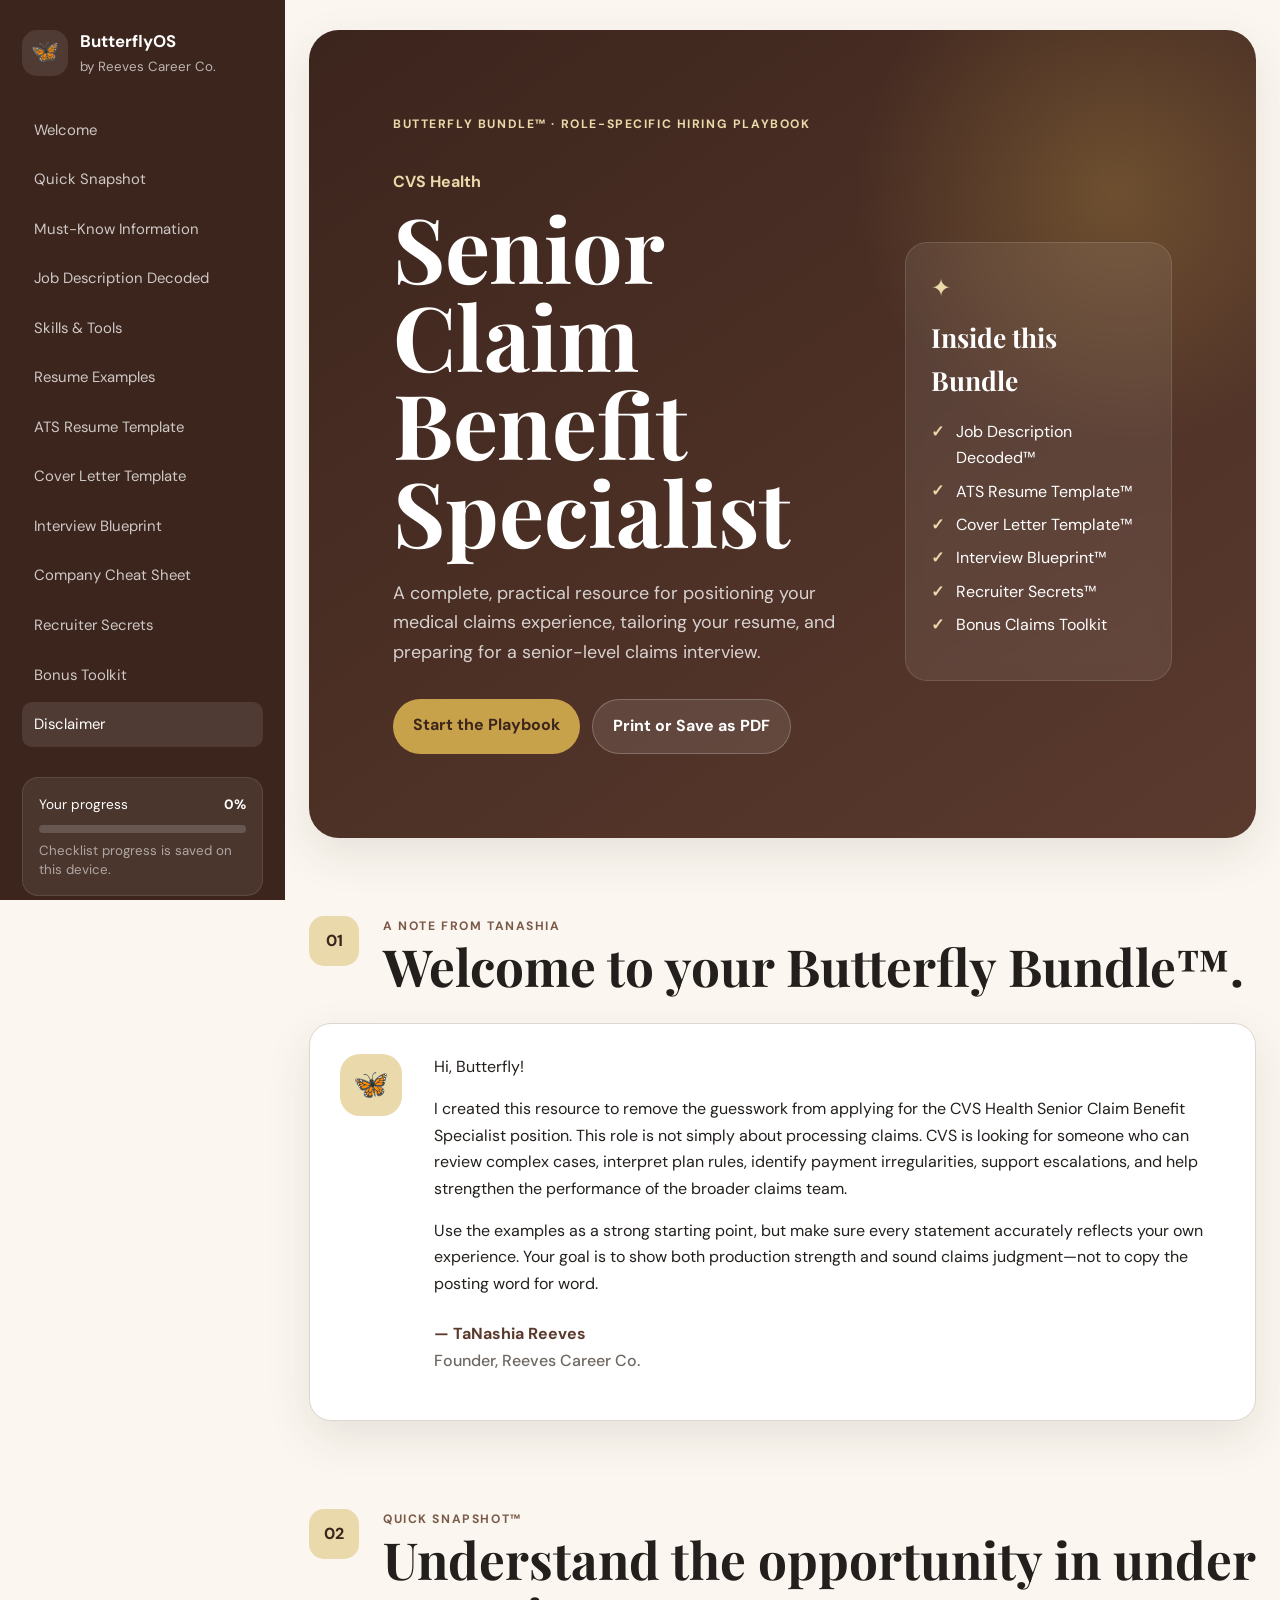
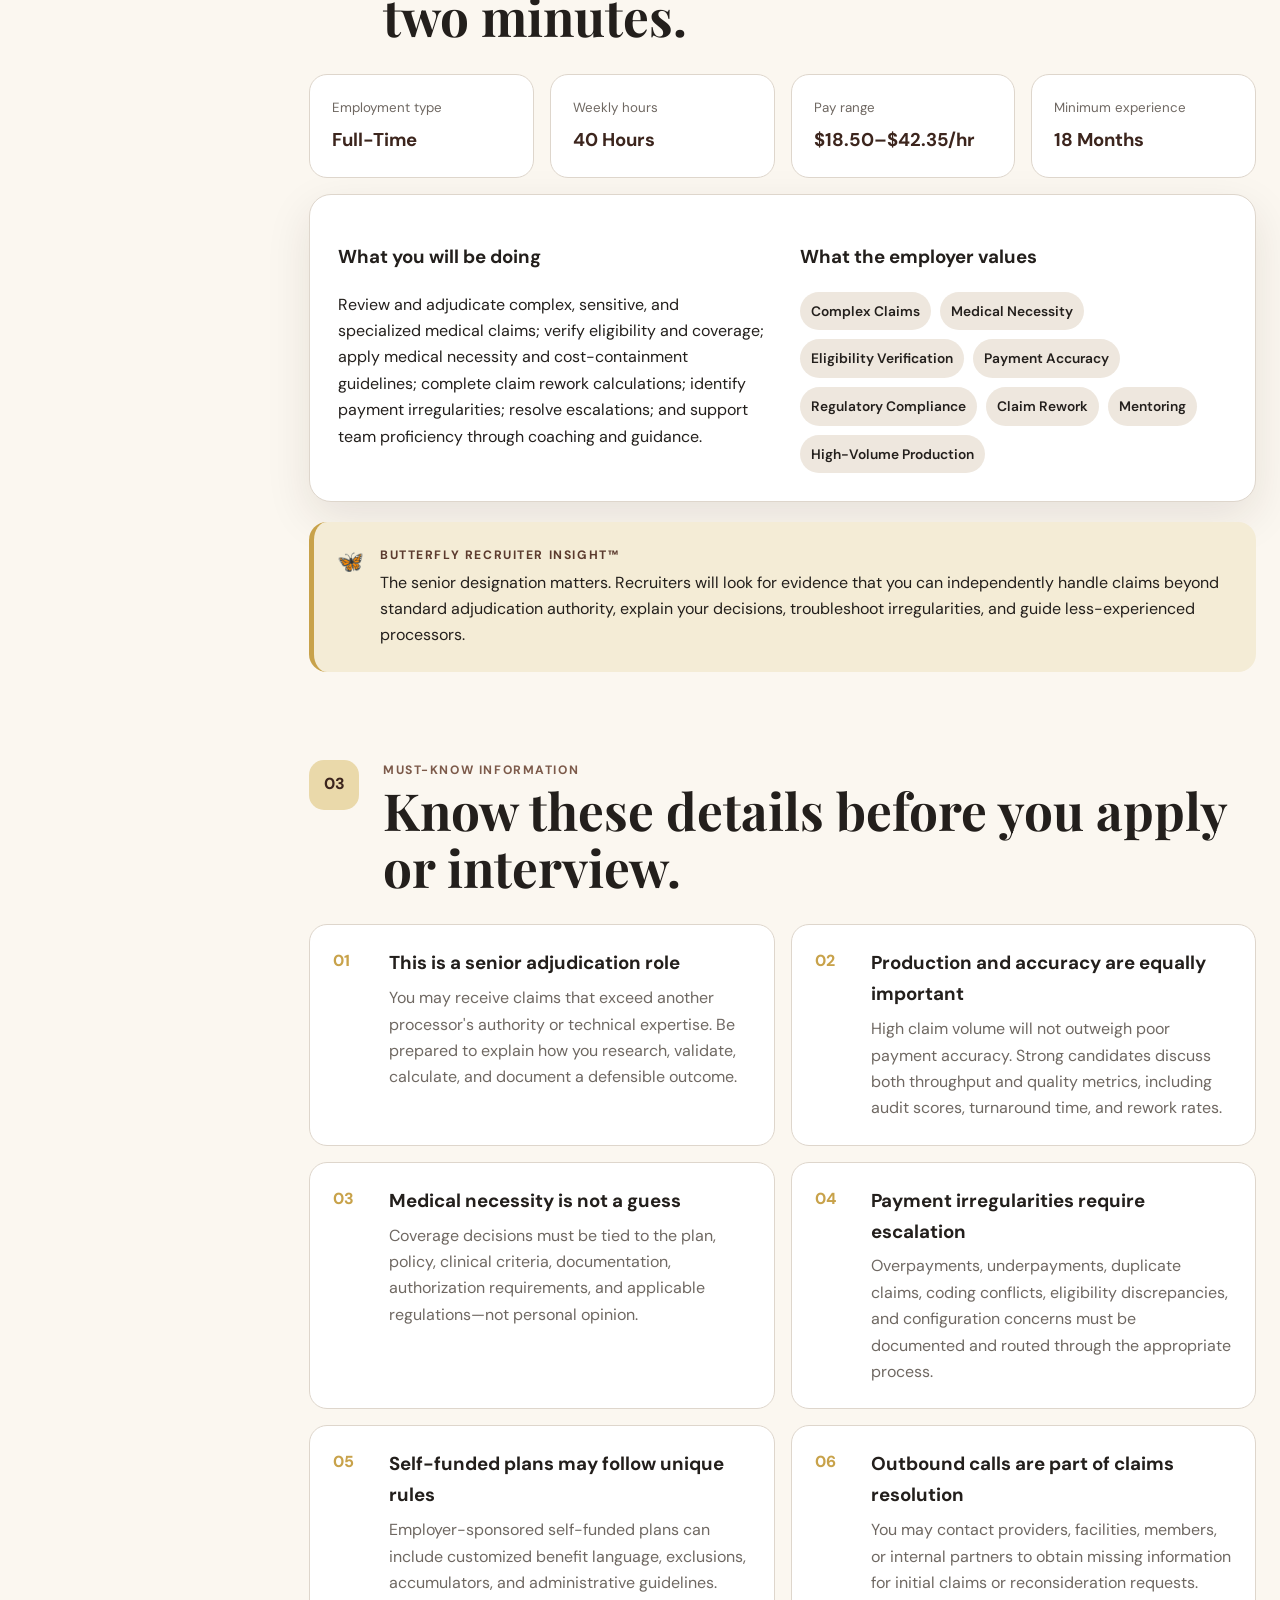
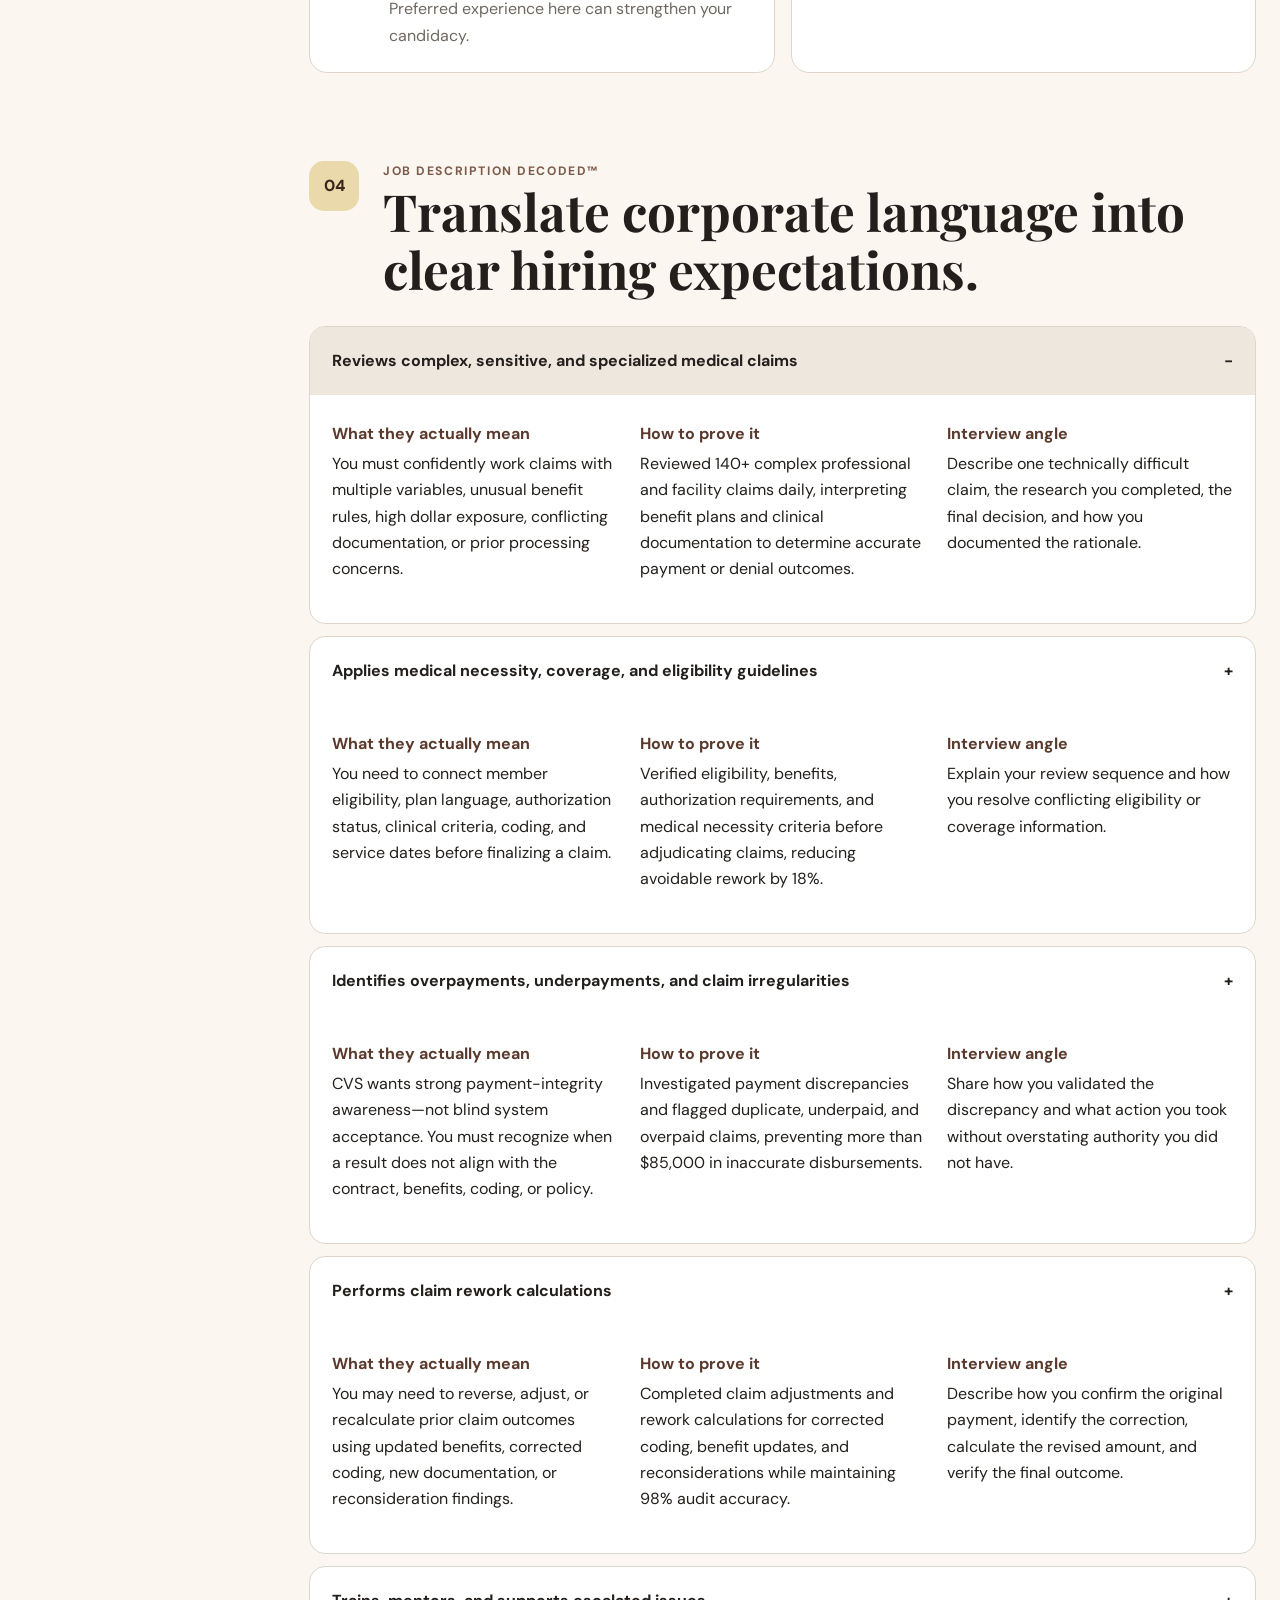
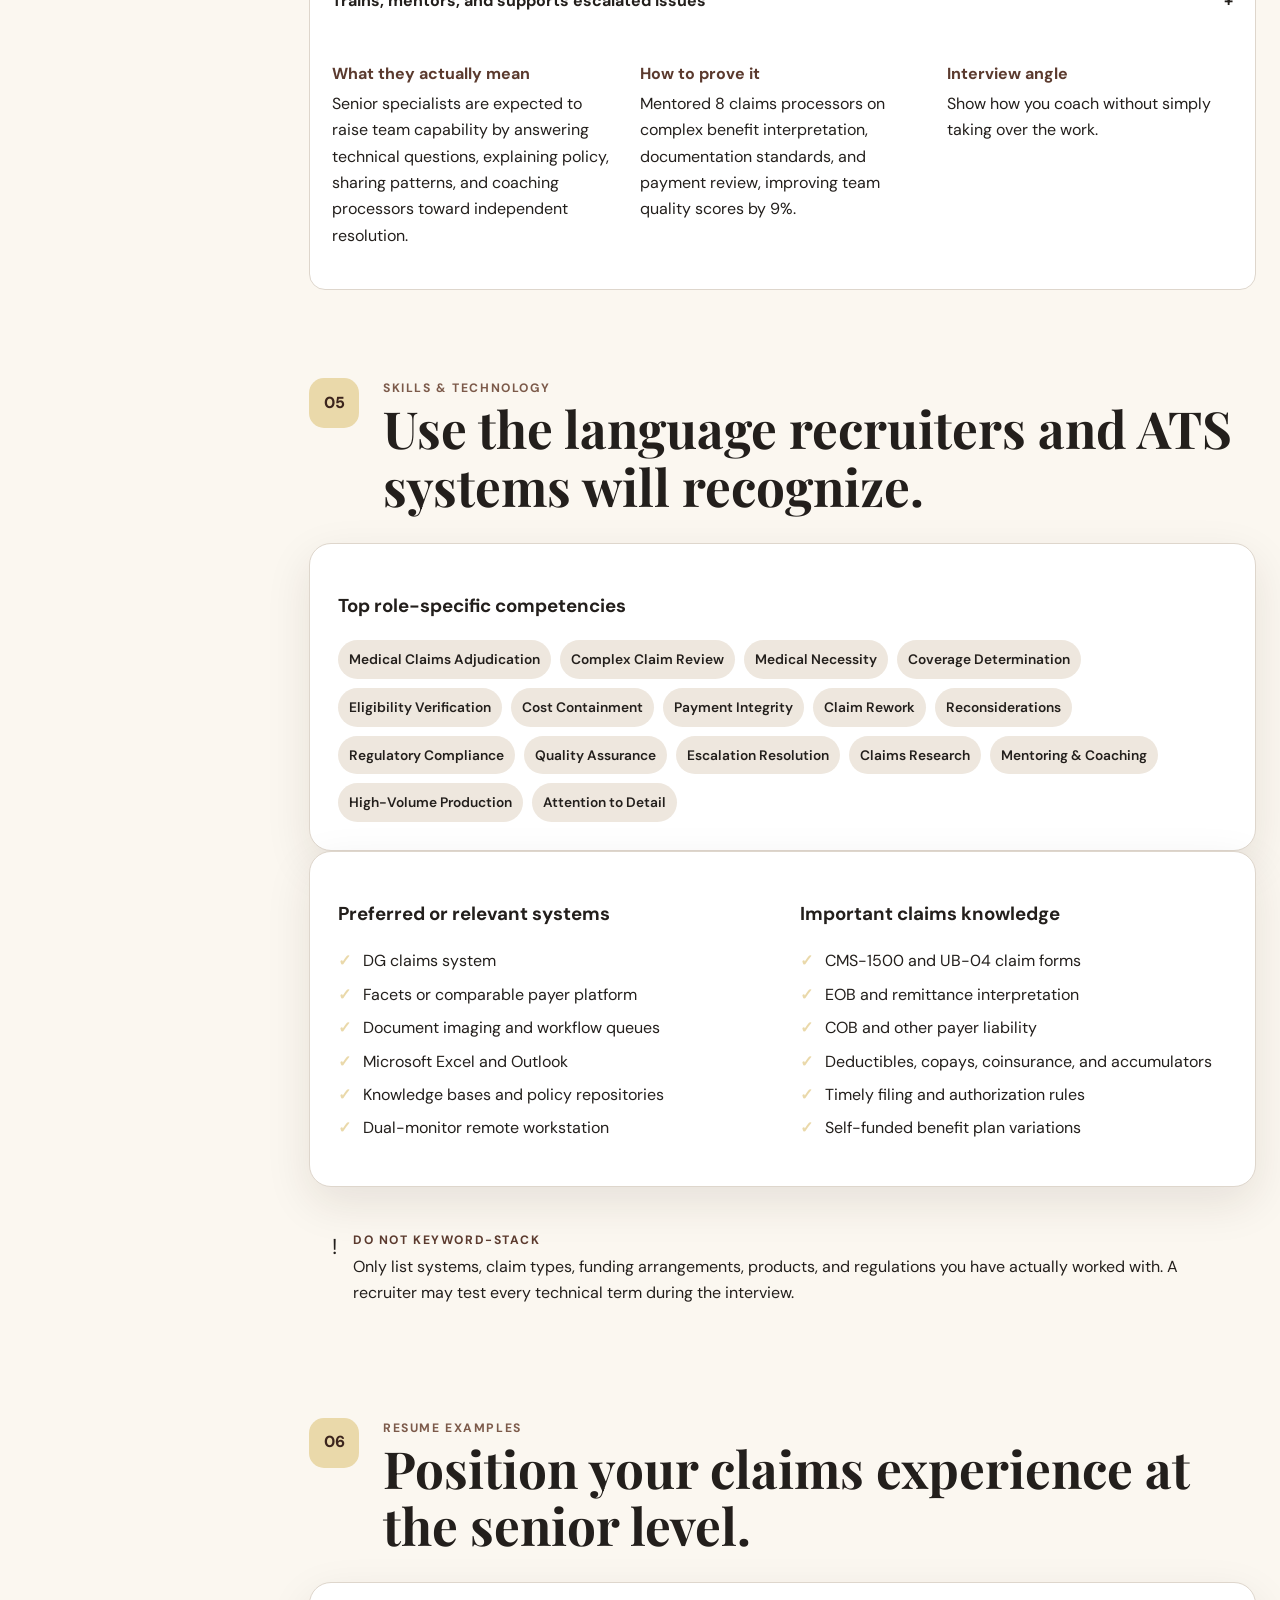
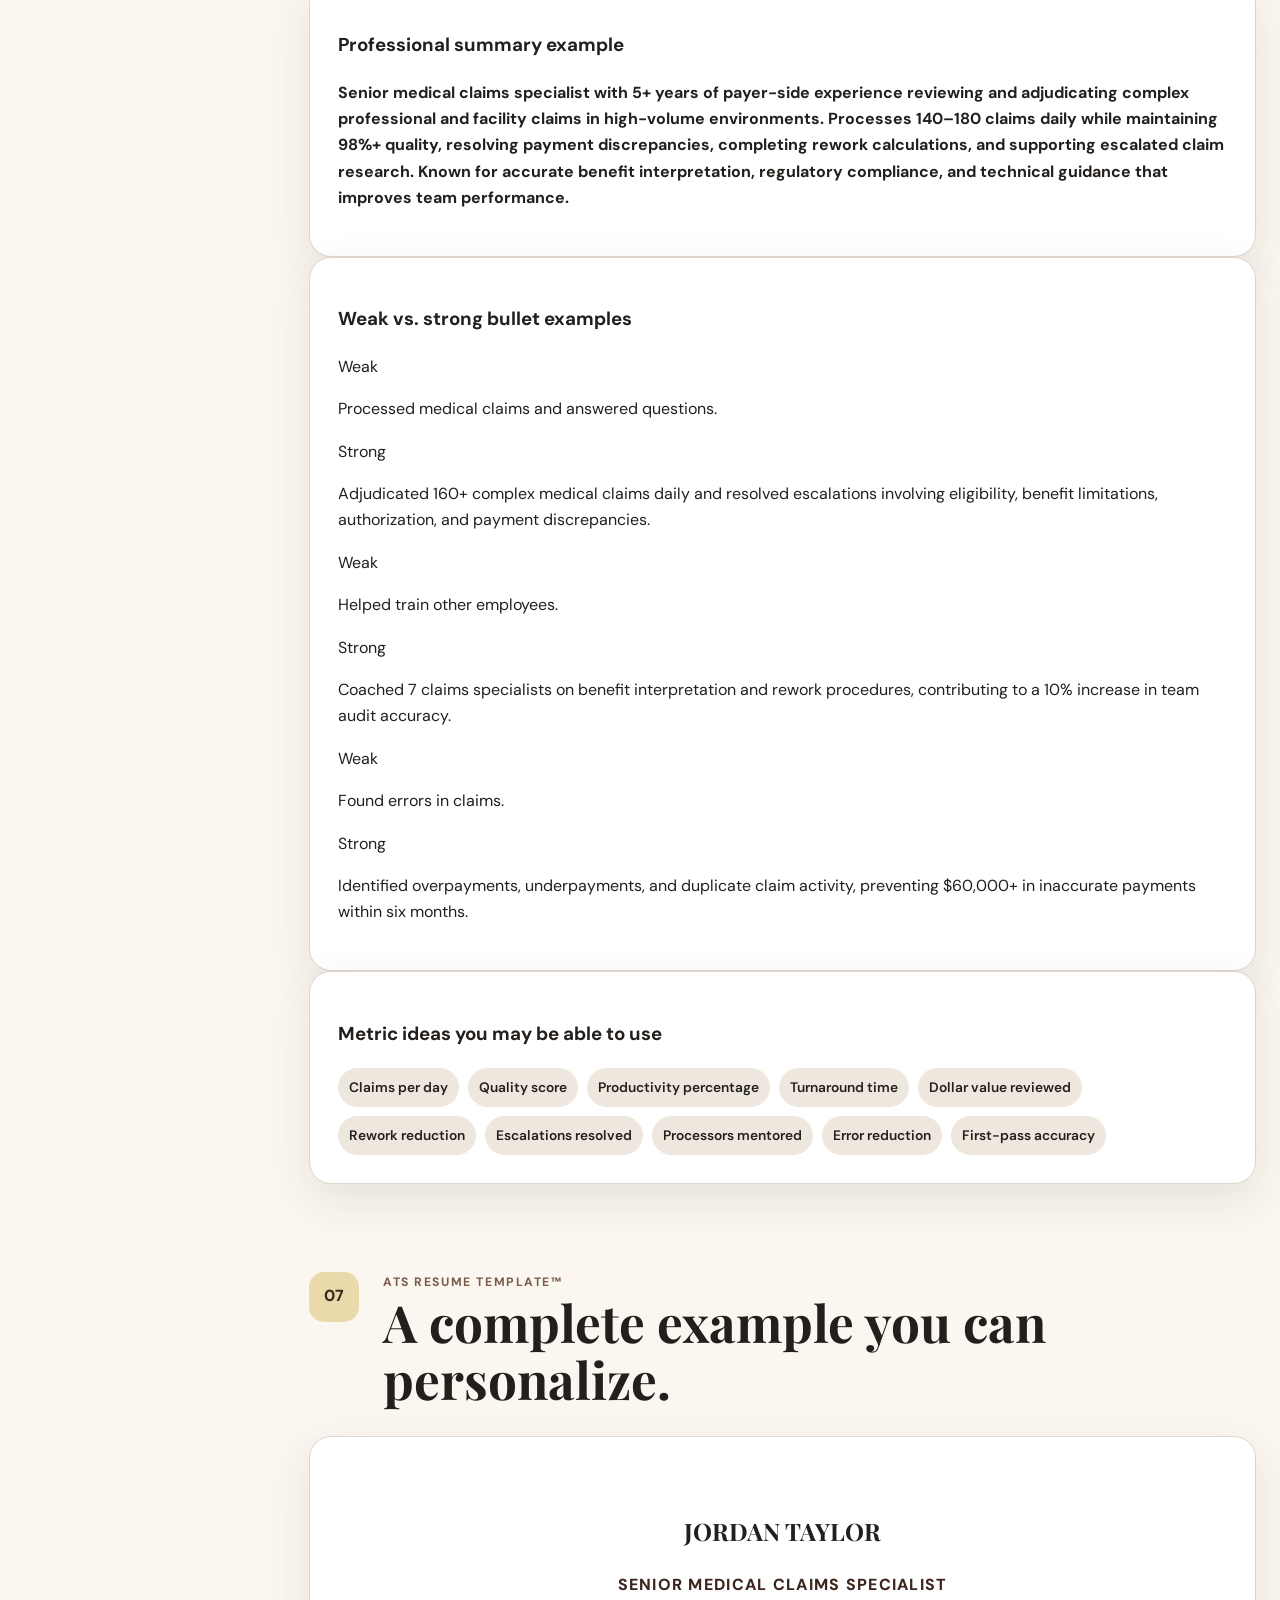
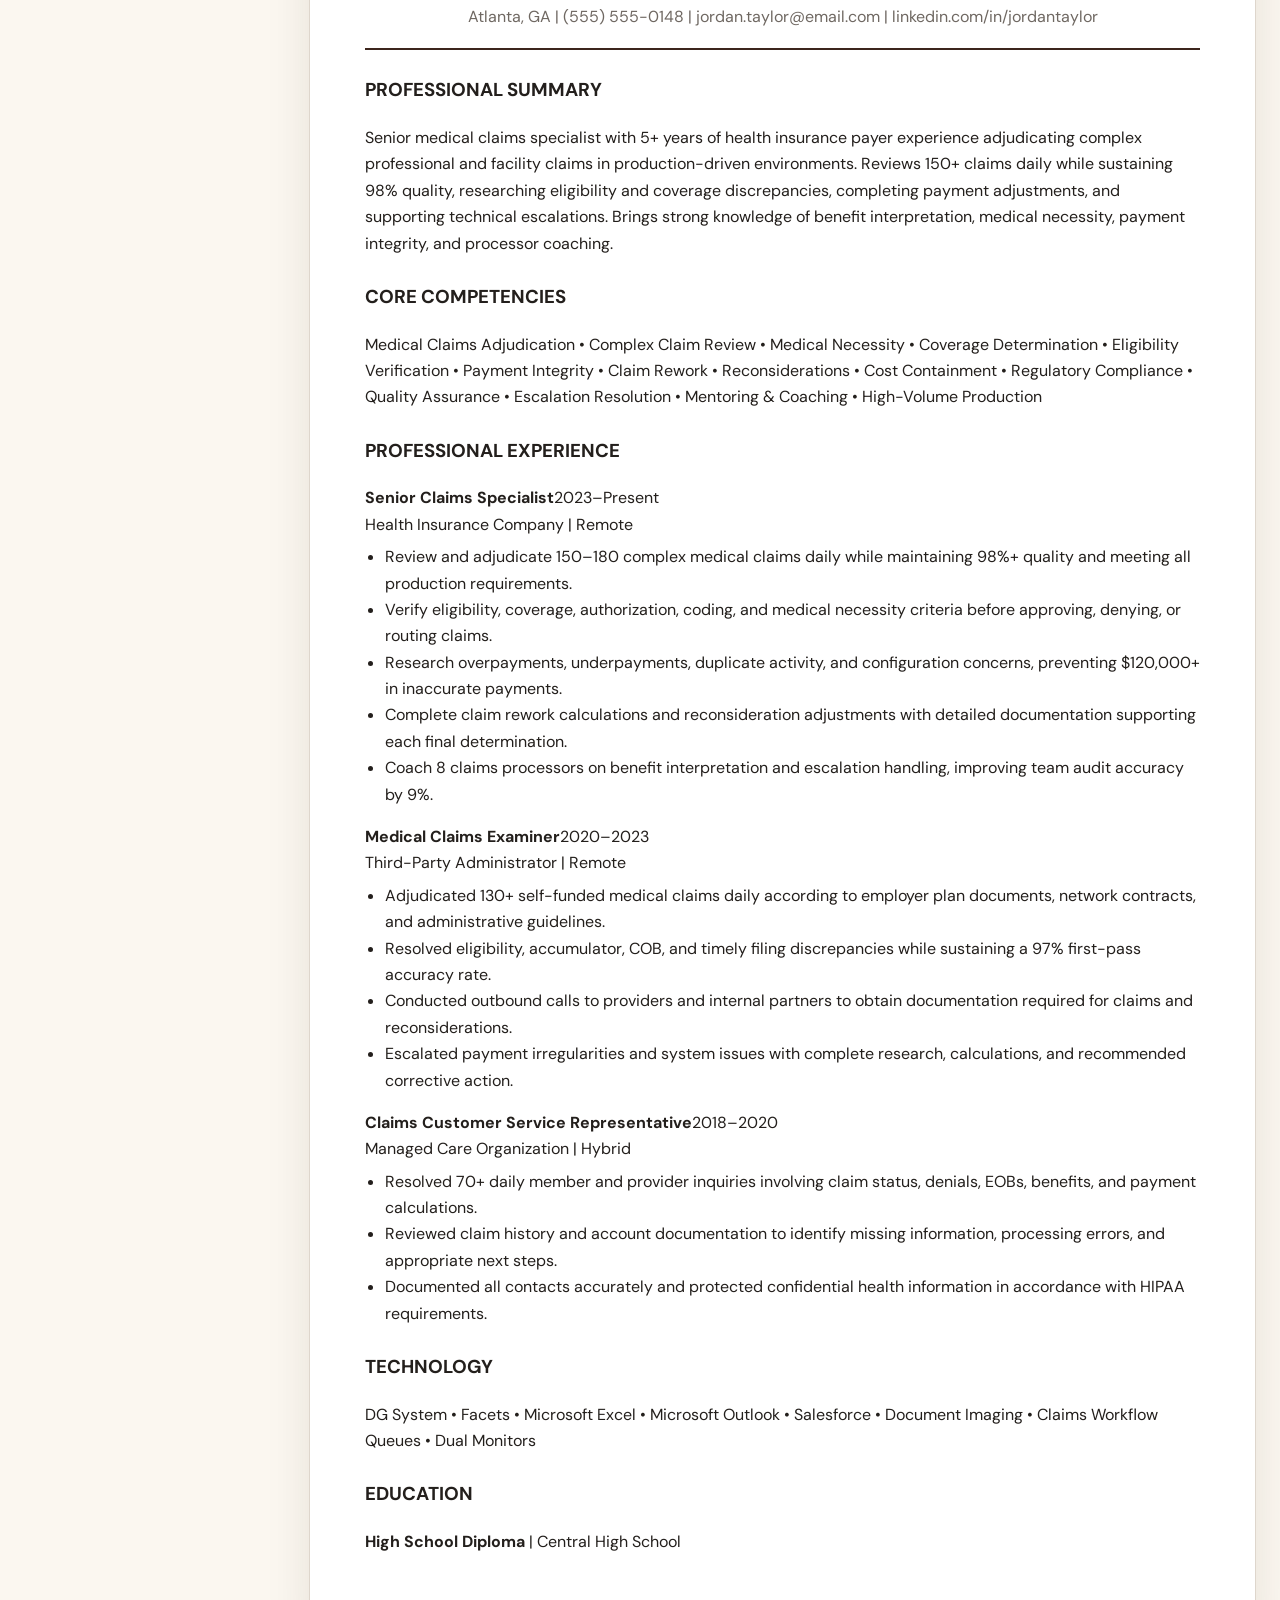
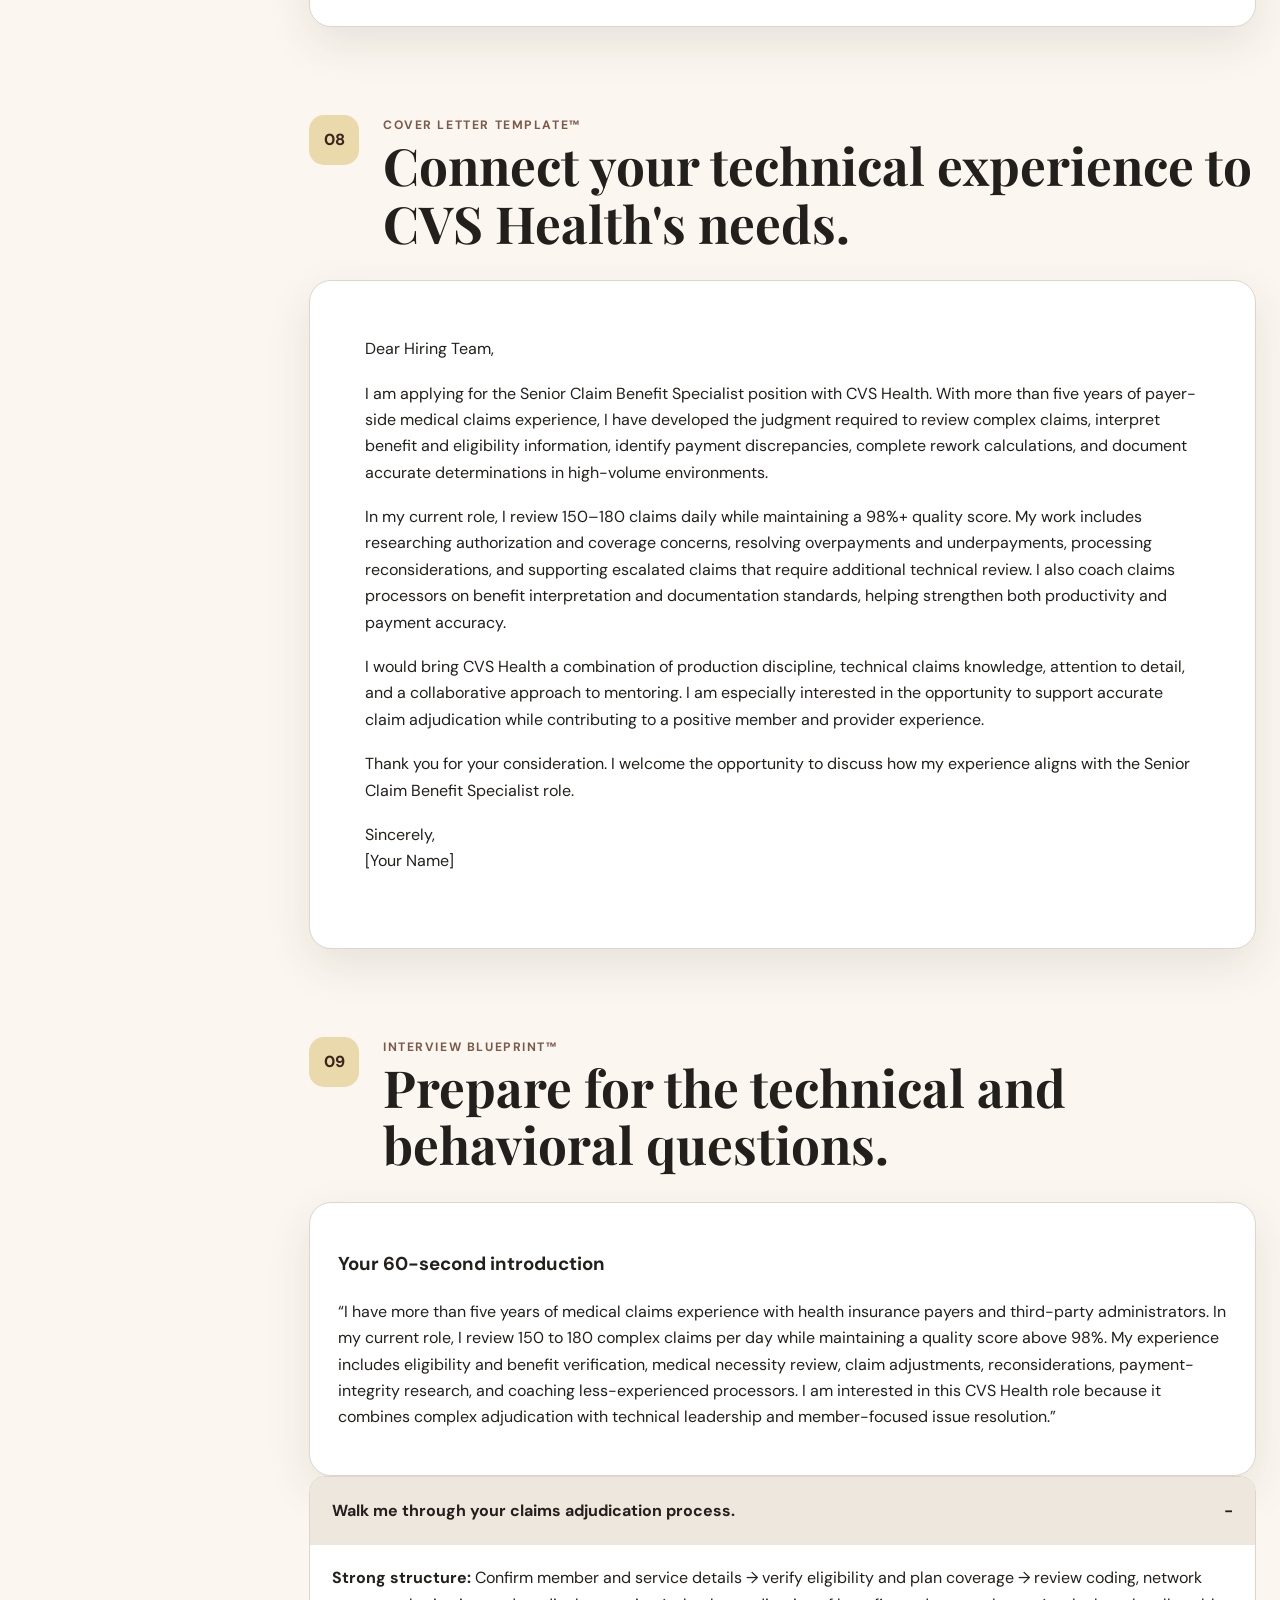
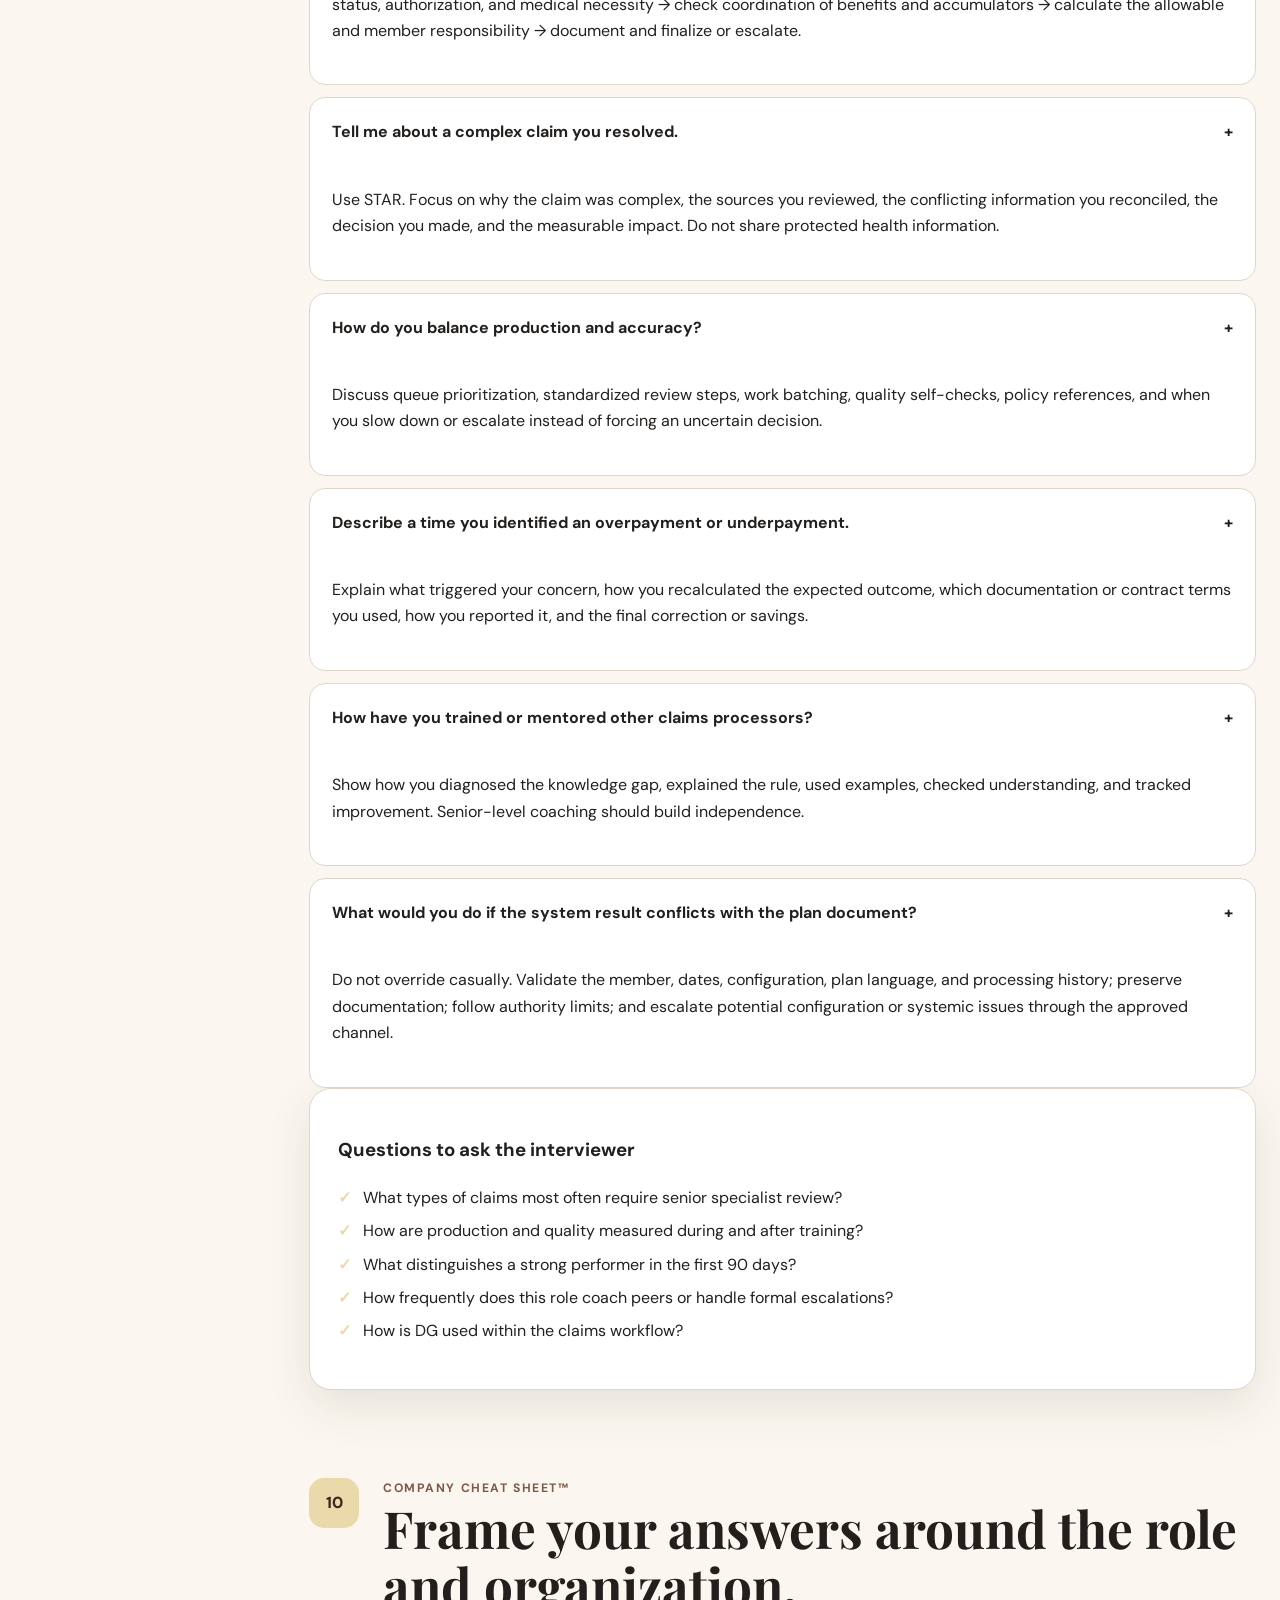
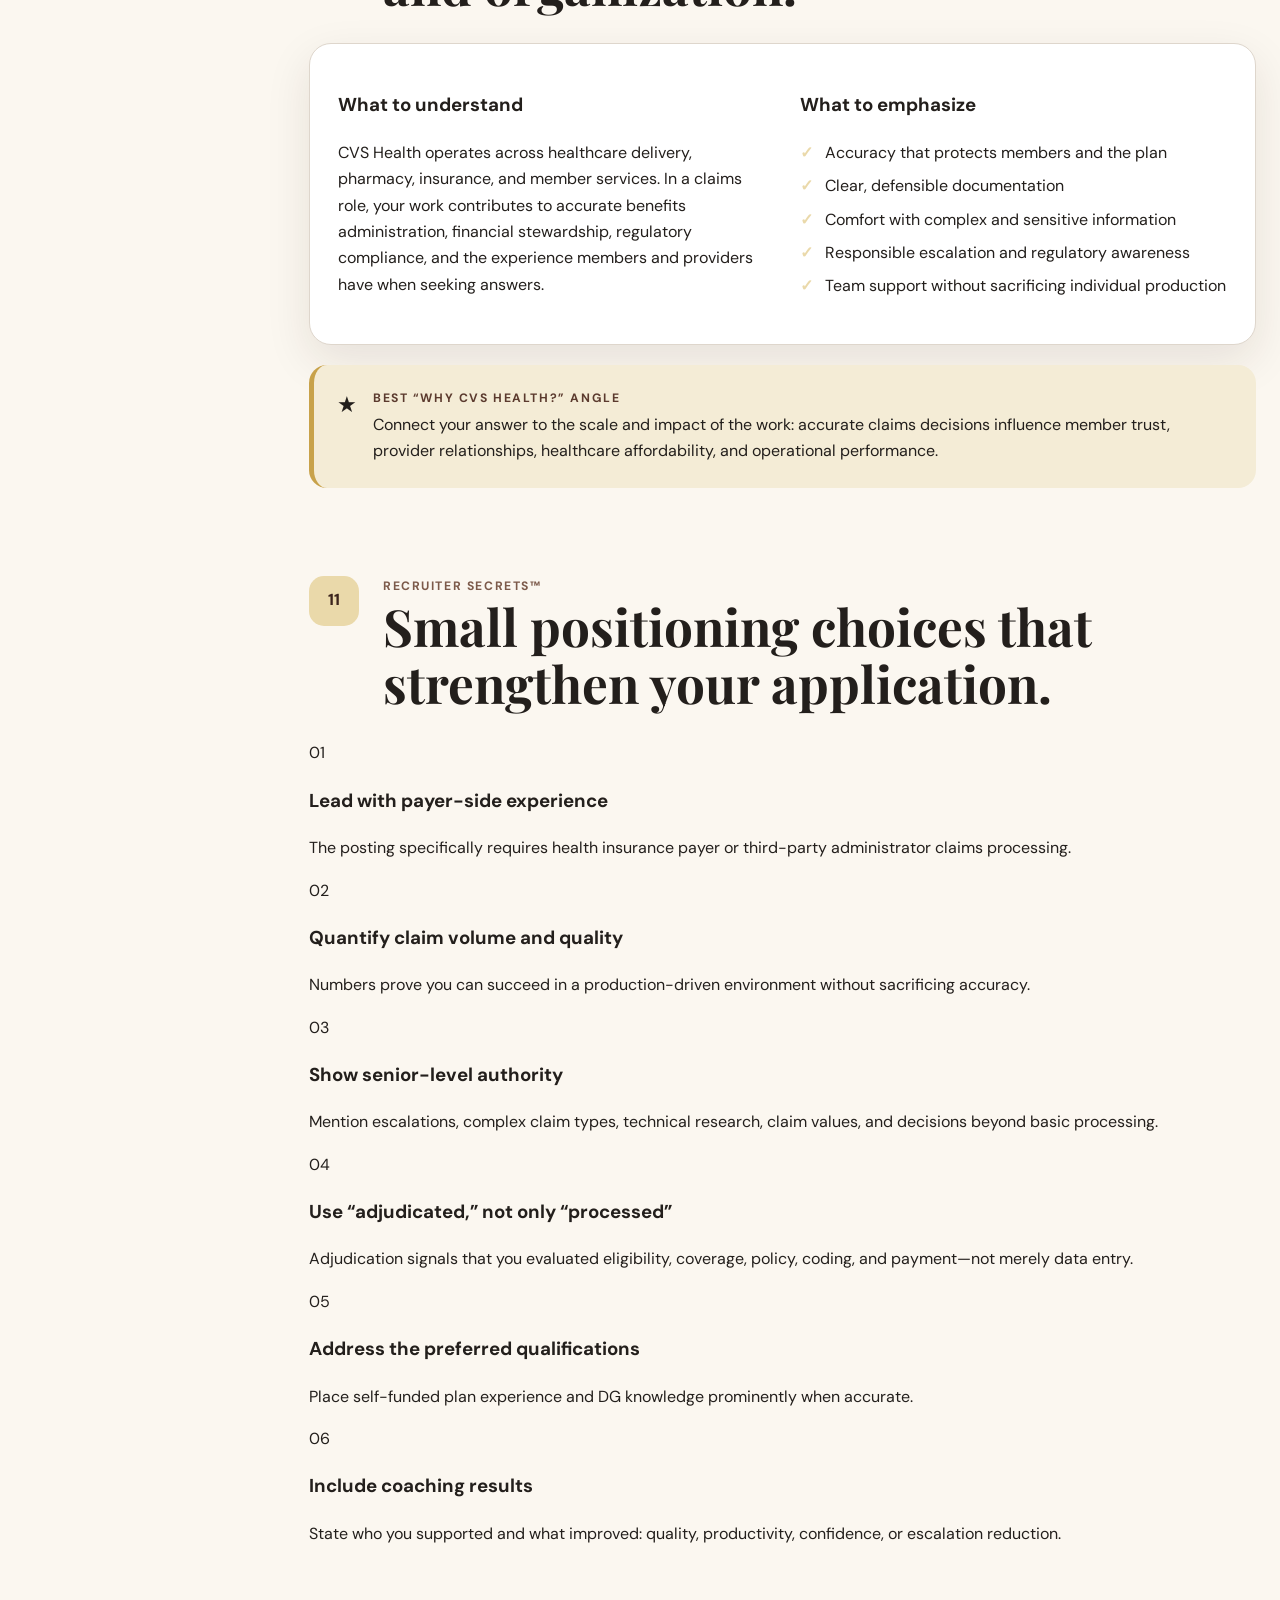
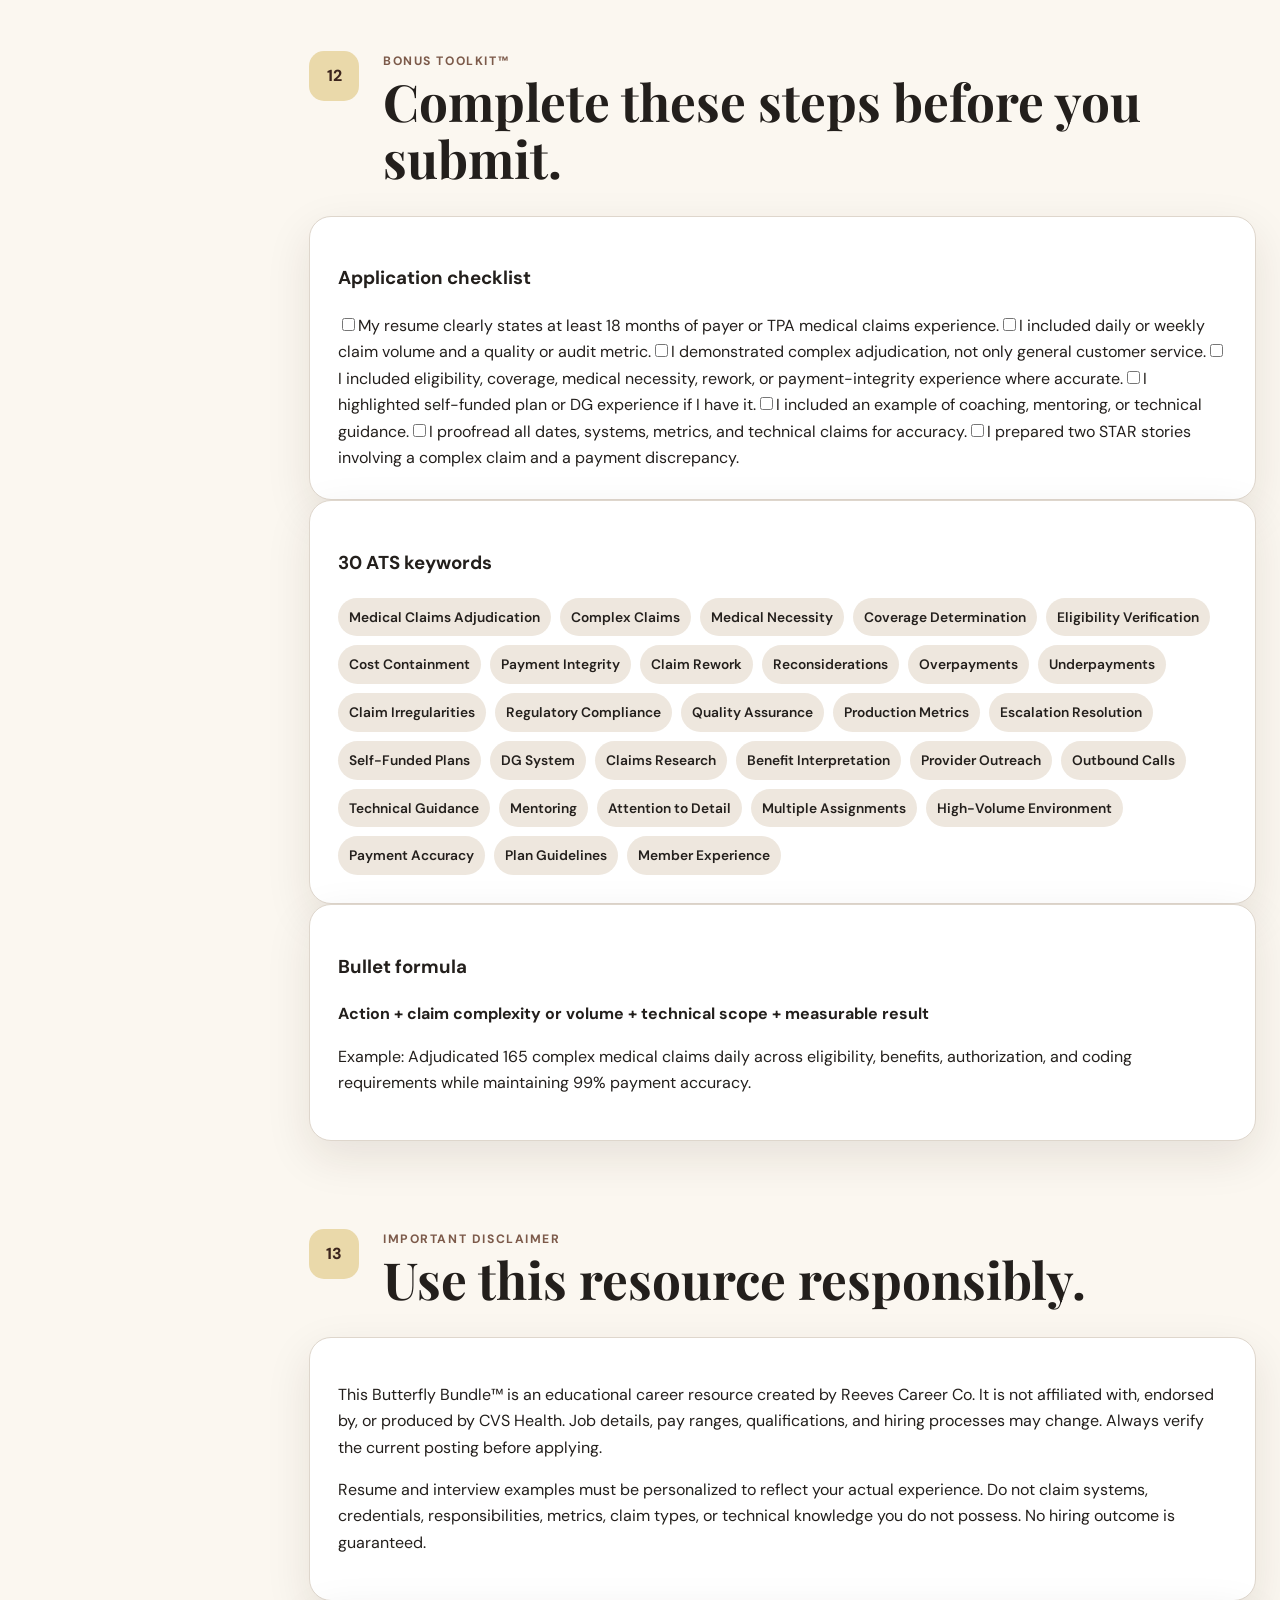
<file: cvs-senior-claim-benefit-specialist/index.html>
<!DOCTYPE html>
<html lang="en">
<head>
  <meta charset="UTF-8" />
  <meta name="viewport" content="width=device-width, initial-scale=1.0" />
  <meta name="description" content="CVS Health Senior Claim Benefit Specialist Butterfly Bundle by Reeves Career Co." />
  <title>Butterfly Bundle | CVS Health | Senior Claim Benefit Specialist</title>
  <link rel="preconnect" href="https://fonts.googleapis.com">
  <link rel="preconnect" href="https://fonts.gstatic.com" crossorigin>
  <link href="https://fonts.googleapis.com/css2?family=DM+Sans:wght@400;500;600;700&family=Playfair+Display:wght@600;700&display=swap" rel="stylesheet">
  <link rel="stylesheet" href="styles.css" />
</head>
<body>
  <div class="page-shell">
    <aside class="sidebar" aria-label="Playbook navigation">
      <a class="brand" href="#top"><span class="brand-mark">🦋</span><span><strong>ButterflyOS</strong><small>by Reeves Career Co.</small></span></a>
      <nav class="nav-list">
        <a href="#welcome">Welcome</a><a href="#snapshot">Quick Snapshot</a><a href="#must-know">Must-Know Information</a>
        <a href="#decoded">Job Description Decoded</a><a href="#skills">Skills & Tools</a><a href="#examples">Resume Examples</a>
        <a href="#resume">ATS Resume Template</a><a href="#cover-letter">Cover Letter Template</a><a href="#interview">Interview Blueprint</a>
        <a href="#company">Company Cheat Sheet</a><a href="#secrets">Recruiter Secrets</a><a href="#toolkit">Bonus Toolkit</a><a href="#disclaimer">Disclaimer</a>
      </nav>
      <div class="sidebar-progress"><div class="progress-label"><span>Your progress</span><strong id="progressPercent">0%</strong></div><div class="progress-track"><div class="progress-fill" id="progressFill"></div></div><small>Checklist progress is saved on this device.</small></div>
    </aside>

    <main id="top">
      <section class="hero">
        <div class="eyebrow">Butterfly Bundle™ · Role-Specific Hiring Playbook</div>
        <div class="hero-grid">
          <div><p class="company-label">CVS Health</p><h1>Senior Claim Benefit Specialist</h1>
            <p class="hero-copy">A complete, practical resource for positioning your medical claims experience, tailoring your resume, and preparing for a senior-level claims interview.</p>
            <div class="hero-actions"><a class="button primary" href="#snapshot">Start the Playbook</a><button class="button secondary" type="button" onclick="window.print()">Print or Save as PDF</button></div>
          </div>
          <div class="hero-card"><span class="hero-card-icon">✦</span><h2>Inside this Bundle</h2><ul class="check-list compact"><li>Job Description Decoded™</li><li>ATS Resume Template™</li><li>Cover Letter Template™</li><li>Interview Blueprint™</li><li>Recruiter Secrets™</li><li>Bonus Claims Toolkit</li></ul></div>
        </div>
      </section>

      <section id="welcome" class="content-section"><div class="section-heading"><span>01</span><div><p class="kicker">A Note from TaNashia</p><h2>Welcome to your Butterfly Bundle™.</h2></div></div>
        <div class="founder-note"><div class="founder-badge">🦋</div><div><p>Hi, Butterfly!</p><p>I created this resource to remove the guesswork from applying for the CVS Health Senior Claim Benefit Specialist position. This role is not simply about processing claims. CVS is looking for someone who can review complex cases, interpret plan rules, identify payment irregularities, support escalations, and help strengthen the performance of the broader claims team.</p><p>Use the examples as a strong starting point, but make sure every statement accurately reflects your own experience. Your goal is to show both production strength and sound claims judgment—not to copy the posting word for word.</p><p class="signature">— TaNashia Reeves<br><span>Founder, Reeves Career Co.</span></p></div></div>
      </section>

      <section id="snapshot" class="content-section"><div class="section-heading"><span>02</span><div><p class="kicker">Quick Snapshot™</p><h2>Understand the opportunity in under two minutes.</h2></div></div>
        <div class="stats-grid"><article class="stat-card"><small>Employment type</small><strong>Full-Time</strong></article><article class="stat-card"><small>Weekly hours</small><strong>40 Hours</strong></article><article class="stat-card"><small>Pay range</small><strong>$18.50–$42.35/hr</strong></article><article class="stat-card"><small>Minimum experience</small><strong>18 Months</strong></article></div>
        <div class="card two-column"><div><h3>What you will be doing</h3><p>Review and adjudicate complex, sensitive, and specialized medical claims; verify eligibility and coverage; apply medical necessity and cost-containment guidelines; complete claim rework calculations; identify payment irregularities; resolve escalations; and support team proficiency through coaching and guidance.</p></div><div><h3>What the employer values</h3><div class="chip-wrap"><span>Complex Claims</span><span>Medical Necessity</span><span>Eligibility Verification</span><span>Payment Accuracy</span><span>Regulatory Compliance</span><span>Claim Rework</span><span>Mentoring</span><span>High-Volume Production</span></div></div></div>
        <div class="callout gold"><span class="callout-icon">🦋</span><div><p class="callout-label">Butterfly Recruiter Insight™</p><p>The senior designation matters. Recruiters will look for evidence that you can independently handle claims beyond standard adjudication authority, explain your decisions, troubleshoot irregularities, and guide less-experienced processors.</p></div></div>
      </section>

      <section id="must-know" class="content-section"><div class="section-heading"><span>03</span><div><p class="kicker">Must-Know Information</p><h2>Know these details before you apply or interview.</h2></div></div>
        <div class="must-know-grid">
          <article class="must-know-card"><span>01</span><div><h3>This is a senior adjudication role</h3><p>You may receive claims that exceed another processor's authority or technical expertise. Be prepared to explain how you research, validate, calculate, and document a defensible outcome.</p></div></article>
          <article class="must-know-card"><span>02</span><div><h3>Production and accuracy are equally important</h3><p>High claim volume will not outweigh poor payment accuracy. Strong candidates discuss both throughput and quality metrics, including audit scores, turnaround time, and rework rates.</p></div></article>
          <article class="must-know-card"><span>03</span><div><h3>Medical necessity is not a guess</h3><p>Coverage decisions must be tied to the plan, policy, clinical criteria, documentation, authorization requirements, and applicable regulations—not personal opinion.</p></div></article>
          <article class="must-know-card"><span>04</span><div><h3>Payment irregularities require escalation</h3><p>Overpayments, underpayments, duplicate claims, coding conflicts, eligibility discrepancies, and configuration concerns must be documented and routed through the appropriate process.</p></div></article>
          <article class="must-know-card"><span>05</span><div><h3>Self-funded plans may follow unique rules</h3><p>Employer-sponsored self-funded plans can include customized benefit language, exclusions, accumulators, and administrative guidelines. Preferred experience here can strengthen your candidacy.</p></div></article>
          <article class="must-know-card"><span>06</span><div><h3>Outbound calls are part of claims resolution</h3><p>You may contact providers, facilities, members, or internal partners to obtain missing information for initial claims or reconsideration requests.</p></div></article>
        </div>
      </section>

      <section id="decoded" class="content-section"><div class="section-heading"><span>04</span><div><p class="kicker">Job Description Decoded™</p><h2>Translate corporate language into clear hiring expectations.</h2></div></div>
        <div class="accordion-stack">
          <article class="accordion open"><button class="accordion-trigger" aria-expanded="true"><span>Reviews complex, sensitive, and specialized medical claims</span><span class="accordion-symbol">−</span></button><div class="accordion-panel"><div class="decoded-grid"><div><h4>What they actually mean</h4><p>You must confidently work claims with multiple variables, unusual benefit rules, high dollar exposure, conflicting documentation, or prior processing concerns.</p></div><div><h4>How to prove it</h4><p>Reviewed 140+ complex professional and facility claims daily, interpreting benefit plans and clinical documentation to determine accurate payment or denial outcomes.</p></div><div><h4>Interview angle</h4><p>Describe one technically difficult claim, the research you completed, the final decision, and how you documented the rationale.</p></div></div></div></article>
          <article class="accordion"><button class="accordion-trigger" aria-expanded="false"><span>Applies medical necessity, coverage, and eligibility guidelines</span><span class="accordion-symbol">+</span></button><div class="accordion-panel"><div class="decoded-grid"><div><h4>What they actually mean</h4><p>You need to connect member eligibility, plan language, authorization status, clinical criteria, coding, and service dates before finalizing a claim.</p></div><div><h4>How to prove it</h4><p>Verified eligibility, benefits, authorization requirements, and medical necessity criteria before adjudicating claims, reducing avoidable rework by 18%.</p></div><div><h4>Interview angle</h4><p>Explain your review sequence and how you resolve conflicting eligibility or coverage information.</p></div></div></div></article>
          <article class="accordion"><button class="accordion-trigger" aria-expanded="false"><span>Identifies overpayments, underpayments, and claim irregularities</span><span class="accordion-symbol">+</span></button><div class="accordion-panel"><div class="decoded-grid"><div><h4>What they actually mean</h4><p>CVS wants strong payment-integrity awareness—not blind system acceptance. You must recognize when a result does not align with the contract, benefits, coding, or policy.</p></div><div><h4>How to prove it</h4><p>Investigated payment discrepancies and flagged duplicate, underpaid, and overpaid claims, preventing more than $85,000 in inaccurate disbursements.</p></div><div><h4>Interview angle</h4><p>Share how you validated the discrepancy and what action you took without overstating authority you did not have.</p></div></div></div></article>
          <article class="accordion"><button class="accordion-trigger" aria-expanded="false"><span>Performs claim rework calculations</span><span class="accordion-symbol">+</span></button><div class="accordion-panel"><div class="decoded-grid"><div><h4>What they actually mean</h4><p>You may need to reverse, adjust, or recalculate prior claim outcomes using updated benefits, corrected coding, new documentation, or reconsideration findings.</p></div><div><h4>How to prove it</h4><p>Completed claim adjustments and rework calculations for corrected coding, benefit updates, and reconsiderations while maintaining 98% audit accuracy.</p></div><div><h4>Interview angle</h4><p>Describe how you confirm the original payment, identify the correction, calculate the revised amount, and verify the final outcome.</p></div></div></div></article>
          <article class="accordion"><button class="accordion-trigger" aria-expanded="false"><span>Trains, mentors, and supports escalated issues</span><span class="accordion-symbol">+</span></button><div class="accordion-panel"><div class="decoded-grid"><div><h4>What they actually mean</h4><p>Senior specialists are expected to raise team capability by answering technical questions, explaining policy, sharing patterns, and coaching processors toward independent resolution.</p></div><div><h4>How to prove it</h4><p>Mentored 8 claims processors on complex benefit interpretation, documentation standards, and payment review, improving team quality scores by 9%.</p></div><div><h4>Interview angle</h4><p>Show how you coach without simply taking over the work.</p></div></div></div></article>
        </div>
      </section>

      <section id="skills" class="content-section"><div class="section-heading"><span>05</span><div><p class="kicker">Skills & Technology</p><h2>Use the language recruiters and ATS systems will recognize.</h2></div></div>
        <div class="card"><h3>Top role-specific competencies</h3><div class="chip-wrap"><span>Medical Claims Adjudication</span><span>Complex Claim Review</span><span>Medical Necessity</span><span>Coverage Determination</span><span>Eligibility Verification</span><span>Cost Containment</span><span>Payment Integrity</span><span>Claim Rework</span><span>Reconsiderations</span><span>Regulatory Compliance</span><span>Quality Assurance</span><span>Escalation Resolution</span><span>Claims Research</span><span>Mentoring & Coaching</span><span>High-Volume Production</span><span>Attention to Detail</span></div></div>
        <div class="card two-column"><div><h3>Preferred or relevant systems</h3><ul class="check-list"><li>DG claims system</li><li>Facets or comparable payer platform</li><li>Document imaging and workflow queues</li><li>Microsoft Excel and Outlook</li><li>Knowledge bases and policy repositories</li><li>Dual-monitor remote workstation</li></ul></div><div><h3>Important claims knowledge</h3><ul class="check-list"><li>CMS-1500 and UB-04 claim forms</li><li>EOB and remittance interpretation</li><li>COB and other payer liability</li><li>Deductibles, copays, coinsurance, and accumulators</li><li>Timely filing and authorization rules</li><li>Self-funded benefit plan variations</li></ul></div></div>
        <div class="callout"><span class="callout-icon">!</span><div><p class="callout-label">Do not keyword-stack</p><p>Only list systems, claim types, funding arrangements, products, and regulations you have actually worked with. A recruiter may test every technical term during the interview.</p></div></div>
      </section>

      <section id="examples" class="content-section"><div class="section-heading"><span>06</span><div><p class="kicker">Resume Examples</p><h2>Position your claims experience at the senior level.</h2></div></div>
        <div class="card"><h3>Professional summary example</h3><p><strong>Senior medical claims specialist with 5+ years of payer-side experience reviewing and adjudicating complex professional and facility claims in high-volume environments. Processes 140–180 claims daily while maintaining 98%+ quality, resolving payment discrepancies, completing rework calculations, and supporting escalated claim research. Known for accurate benefit interpretation, regulatory compliance, and technical guidance that improves team performance.</strong></p></div>
        <div class="card"><h3>Weak vs. strong bullet examples</h3><div class="comparison-grid"><div class="example weak"><span>Weak</span><p>Processed medical claims and answered questions.</p></div><div class="example strong"><span>Strong</span><p>Adjudicated 160+ complex medical claims daily and resolved escalations involving eligibility, benefit limitations, authorization, and payment discrepancies.</p></div><div class="example weak"><span>Weak</span><p>Helped train other employees.</p></div><div class="example strong"><span>Strong</span><p>Coached 7 claims specialists on benefit interpretation and rework procedures, contributing to a 10% increase in team audit accuracy.</p></div><div class="example weak"><span>Weak</span><p>Found errors in claims.</p></div><div class="example strong"><span>Strong</span><p>Identified overpayments, underpayments, and duplicate claim activity, preventing $60,000+ in inaccurate payments within six months.</p></div></div></div>
        <div class="card"><h3>Metric ideas you may be able to use</h3><div class="chip-wrap"><span>Claims per day</span><span>Quality score</span><span>Productivity percentage</span><span>Turnaround time</span><span>Dollar value reviewed</span><span>Rework reduction</span><span>Escalations resolved</span><span>Processors mentored</span><span>Error reduction</span><span>First-pass accuracy</span></div></div>
      </section>

      <section id="resume" class="content-section"><div class="section-heading"><span>07</span><div><p class="kicker">ATS Resume Template™</p><h2>A complete example you can personalize.</h2></div></div>
        <div class="resume-sheet"><div class="resume-header"><h2>JORDAN TAYLOR</h2><p class="resume-headline">SENIOR MEDICAL CLAIMS SPECIALIST</p><p>Atlanta, GA | (555) 555-0148 | jordan.taylor@email.com | linkedin.com/in/jordantaylor</p></div>
          <div class="resume-block"><h3>PROFESSIONAL SUMMARY</h3><p>Senior medical claims specialist with 5+ years of health insurance payer experience adjudicating complex professional and facility claims in production-driven environments. Reviews 150+ claims daily while sustaining 98% quality, researching eligibility and coverage discrepancies, completing payment adjustments, and supporting technical escalations. Brings strong knowledge of benefit interpretation, medical necessity, payment integrity, and processor coaching.</p></div>
          <div class="resume-block"><h3>CORE COMPETENCIES</h3><p>Medical Claims Adjudication • Complex Claim Review • Medical Necessity • Coverage Determination • Eligibility Verification • Payment Integrity • Claim Rework • Reconsiderations • Cost Containment • Regulatory Compliance • Quality Assurance • Escalation Resolution • Mentoring & Coaching • High-Volume Production</p></div>
          <div class="resume-block"><h3>PROFESSIONAL EXPERIENCE</h3>
            <div class="resume-role"><div class="resume-role-heading"><strong>Senior Claims Specialist</strong><span>2023–Present</span></div><div class="resume-company">Health Insurance Company | Remote</div><ul><li>Review and adjudicate 150–180 complex medical claims daily while maintaining 98%+ quality and meeting all production requirements.</li><li>Verify eligibility, coverage, authorization, coding, and medical necessity criteria before approving, denying, or routing claims.</li><li>Research overpayments, underpayments, duplicate activity, and configuration concerns, preventing $120,000+ in inaccurate payments.</li><li>Complete claim rework calculations and reconsideration adjustments with detailed documentation supporting each final determination.</li><li>Coach 8 claims processors on benefit interpretation and escalation handling, improving team audit accuracy by 9%.</li></ul></div>
            <div class="resume-role"><div class="resume-role-heading"><strong>Medical Claims Examiner</strong><span>2020–2023</span></div><div class="resume-company">Third-Party Administrator | Remote</div><ul><li>Adjudicated 130+ self-funded medical claims daily according to employer plan documents, network contracts, and administrative guidelines.</li><li>Resolved eligibility, accumulator, COB, and timely filing discrepancies while sustaining a 97% first-pass accuracy rate.</li><li>Conducted outbound calls to providers and internal partners to obtain documentation required for claims and reconsiderations.</li><li>Escalated payment irregularities and system issues with complete research, calculations, and recommended corrective action.</li></ul></div>
            <div class="resume-role"><div class="resume-role-heading"><strong>Claims Customer Service Representative</strong><span>2018–2020</span></div><div class="resume-company">Managed Care Organization | Hybrid</div><ul><li>Resolved 70+ daily member and provider inquiries involving claim status, denials, EOBs, benefits, and payment calculations.</li><li>Reviewed claim history and account documentation to identify missing information, processing errors, and appropriate next steps.</li><li>Documented all contacts accurately and protected confidential health information in accordance with HIPAA requirements.</li></ul></div>
          </div>
          <div class="resume-block"><h3>TECHNOLOGY</h3><p>DG System • Facets • Microsoft Excel • Microsoft Outlook • Salesforce • Document Imaging • Claims Workflow Queues • Dual Monitors</p></div>
          <div class="resume-block"><h3>EDUCATION</h3><p><strong>High School Diploma</strong> | Central High School</p></div>
        </div>
      </section>

      <section id="cover-letter" class="content-section"><div class="section-heading"><span>08</span><div><p class="kicker">Cover Letter Template™</p><h2>Connect your technical experience to CVS Health's needs.</h2></div></div>
        <div class="letter-sheet"><p>Dear Hiring Team,</p><p>I am applying for the Senior Claim Benefit Specialist position with CVS Health. With more than five years of payer-side medical claims experience, I have developed the judgment required to review complex claims, interpret benefit and eligibility information, identify payment discrepancies, complete rework calculations, and document accurate determinations in high-volume environments.</p><p>In my current role, I review 150–180 claims daily while maintaining a 98%+ quality score. My work includes researching authorization and coverage concerns, resolving overpayments and underpayments, processing reconsiderations, and supporting escalated claims that require additional technical review. I also coach claims processors on benefit interpretation and documentation standards, helping strengthen both productivity and payment accuracy.</p><p>I would bring CVS Health a combination of production discipline, technical claims knowledge, attention to detail, and a collaborative approach to mentoring. I am especially interested in the opportunity to support accurate claim adjudication while contributing to a positive member and provider experience.</p><p>Thank you for your consideration. I welcome the opportunity to discuss how my experience aligns with the Senior Claim Benefit Specialist role.</p><p>Sincerely,<br>[Your Name]</p></div>
      </section>

      <section id="interview" class="content-section"><div class="section-heading"><span>09</span><div><p class="kicker">Interview Blueprint™</p><h2>Prepare for the technical and behavioral questions.</h2></div></div>
        <div class="card"><h3>Your 60-second introduction</h3><p>“I have more than five years of medical claims experience with health insurance payers and third-party administrators. In my current role, I review 150 to 180 complex claims per day while maintaining a quality score above 98%. My experience includes eligibility and benefit verification, medical necessity review, claim adjustments, reconsiderations, payment-integrity research, and coaching less-experienced processors. I am interested in this CVS Health role because it combines complex adjudication with technical leadership and member-focused issue resolution.”</p></div>
        <div class="accordion-stack">
          <article class="accordion open"><button class="accordion-trigger" aria-expanded="true"><span>Walk me through your claims adjudication process.</span><span class="accordion-symbol">−</span></button><div class="accordion-panel"><p><strong>Strong structure:</strong> Confirm member and service details → verify eligibility and plan coverage → review coding, network status, authorization, and medical necessity → check coordination of benefits and accumulators → calculate the allowable and member responsibility → document and finalize or escalate.</p></div></article>
          <article class="accordion"><button class="accordion-trigger" aria-expanded="false"><span>Tell me about a complex claim you resolved.</span><span class="accordion-symbol">+</span></button><div class="accordion-panel"><p>Use STAR. Focus on why the claim was complex, the sources you reviewed, the conflicting information you reconciled, the decision you made, and the measurable impact. Do not share protected health information.</p></div></article>
          <article class="accordion"><button class="accordion-trigger" aria-expanded="false"><span>How do you balance production and accuracy?</span><span class="accordion-symbol">+</span></button><div class="accordion-panel"><p>Discuss queue prioritization, standardized review steps, work batching, quality self-checks, policy references, and when you slow down or escalate instead of forcing an uncertain decision.</p></div></article>
          <article class="accordion"><button class="accordion-trigger" aria-expanded="false"><span>Describe a time you identified an overpayment or underpayment.</span><span class="accordion-symbol">+</span></button><div class="accordion-panel"><p>Explain what triggered your concern, how you recalculated the expected outcome, which documentation or contract terms you used, how you reported it, and the final correction or savings.</p></div></article>
          <article class="accordion"><button class="accordion-trigger" aria-expanded="false"><span>How have you trained or mentored other claims processors?</span><span class="accordion-symbol">+</span></button><div class="accordion-panel"><p>Show how you diagnosed the knowledge gap, explained the rule, used examples, checked understanding, and tracked improvement. Senior-level coaching should build independence.</p></div></article>
          <article class="accordion"><button class="accordion-trigger" aria-expanded="false"><span>What would you do if the system result conflicts with the plan document?</span><span class="accordion-symbol">+</span></button><div class="accordion-panel"><p>Do not override casually. Validate the member, dates, configuration, plan language, and processing history; preserve documentation; follow authority limits; and escalate potential configuration or systemic issues through the approved channel.</p></div></article>
        </div>
        <div class="card"><h3>Questions to ask the interviewer</h3><ul class="check-list"><li>What types of claims most often require senior specialist review?</li><li>How are production and quality measured during and after training?</li><li>What distinguishes a strong performer in the first 90 days?</li><li>How frequently does this role coach peers or handle formal escalations?</li><li>How is DG used within the claims workflow?</li></ul></div>
      </section>

      <section id="company" class="content-section"><div class="section-heading"><span>10</span><div><p class="kicker">Company Cheat Sheet™</p><h2>Frame your answers around the role and organization.</h2></div></div>
        <div class="card two-column"><div><h3>What to understand</h3><p>CVS Health operates across healthcare delivery, pharmacy, insurance, and member services. In a claims role, your work contributes to accurate benefits administration, financial stewardship, regulatory compliance, and the experience members and providers have when seeking answers.</p></div><div><h3>What to emphasize</h3><ul class="check-list"><li>Accuracy that protects members and the plan</li><li>Clear, defensible documentation</li><li>Comfort with complex and sensitive information</li><li>Responsible escalation and regulatory awareness</li><li>Team support without sacrificing individual production</li></ul></div></div>
        <div class="callout gold"><span class="callout-icon">★</span><div><p class="callout-label">Best “Why CVS Health?” angle</p><p>Connect your answer to the scale and impact of the work: accurate claims decisions influence member trust, provider relationships, healthcare affordability, and operational performance.</p></div></div>
      </section>

      <section id="secrets" class="content-section"><div class="section-heading"><span>11</span><div><p class="kicker">Recruiter Secrets™</p><h2>Small positioning choices that strengthen your application.</h2></div></div>
        <div class="secret-grid"><article><span>01</span><h3>Lead with payer-side experience</h3><p>The posting specifically requires health insurance payer or third-party administrator claims processing.</p></article><article><span>02</span><h3>Quantify claim volume and quality</h3><p>Numbers prove you can succeed in a production-driven environment without sacrificing accuracy.</p></article><article><span>03</span><h3>Show senior-level authority</h3><p>Mention escalations, complex claim types, technical research, claim values, and decisions beyond basic processing.</p></article><article><span>04</span><h3>Use “adjudicated,” not only “processed”</h3><p>Adjudication signals that you evaluated eligibility, coverage, policy, coding, and payment—not merely data entry.</p></article><article><span>05</span><h3>Address the preferred qualifications</h3><p>Place self-funded plan experience and DG knowledge prominently when accurate.</p></article><article><span>06</span><h3>Include coaching results</h3><p>State who you supported and what improved: quality, productivity, confidence, or escalation reduction.</p></article></div>
      </section>

      <section id="toolkit" class="content-section"><div class="section-heading"><span>12</span><div><p class="kicker">Bonus Toolkit™</p><h2>Complete these steps before you submit.</h2></div></div>
        <div class="card"><h3>Application checklist</h3><div class="interactive-checklist"><label><input type="checkbox" data-progress-item><span>My resume clearly states at least 18 months of payer or TPA medical claims experience.</span></label><label><input type="checkbox" data-progress-item><span>I included daily or weekly claim volume and a quality or audit metric.</span></label><label><input type="checkbox" data-progress-item><span>I demonstrated complex adjudication, not only general customer service.</span></label><label><input type="checkbox" data-progress-item><span>I included eligibility, coverage, medical necessity, rework, or payment-integrity experience where accurate.</span></label><label><input type="checkbox" data-progress-item><span>I highlighted self-funded plan or DG experience if I have it.</span></label><label><input type="checkbox" data-progress-item><span>I included an example of coaching, mentoring, or technical guidance.</span></label><label><input type="checkbox" data-progress-item><span>I proofread all dates, systems, metrics, and technical claims for accuracy.</span></label><label><input type="checkbox" data-progress-item><span>I prepared two STAR stories involving a complex claim and a payment discrepancy.</span></label></div></div>
        <div class="card"><h3>30 ATS keywords</h3><div class="chip-wrap"><span>Medical Claims Adjudication</span><span>Complex Claims</span><span>Medical Necessity</span><span>Coverage Determination</span><span>Eligibility Verification</span><span>Cost Containment</span><span>Payment Integrity</span><span>Claim Rework</span><span>Reconsiderations</span><span>Overpayments</span><span>Underpayments</span><span>Claim Irregularities</span><span>Regulatory Compliance</span><span>Quality Assurance</span><span>Production Metrics</span><span>Escalation Resolution</span><span>Self-Funded Plans</span><span>DG System</span><span>Claims Research</span><span>Benefit Interpretation</span><span>Provider Outreach</span><span>Outbound Calls</span><span>Technical Guidance</span><span>Mentoring</span><span>Attention to Detail</span><span>Multiple Assignments</span><span>High-Volume Environment</span><span>Payment Accuracy</span><span>Plan Guidelines</span><span>Member Experience</span></div></div>
        <div class="card"><h3>Bullet formula</h3><p><strong>Action + claim complexity or volume + technical scope + measurable result</strong></p><p>Example: Adjudicated 165 complex medical claims daily across eligibility, benefits, authorization, and coding requirements while maintaining 99% payment accuracy.</p></div>
      </section>

      <section id="disclaimer" class="content-section disclaimer-section"><div class="section-heading"><span>13</span><div><p class="kicker">Important Disclaimer</p><h2>Use this resource responsibly.</h2></div></div><div class="card"><p>This Butterfly Bundle™ is an educational career resource created by Reeves Career Co. It is not affiliated with, endorsed by, or produced by CVS Health. Job details, pay ranges, qualifications, and hiring processes may change. Always verify the current posting before applying.</p><p>Resume and interview examples must be personalized to reflect your actual experience. Do not claim systems, credentials, responsibilities, metrics, claim types, or technical knowledge you do not possess. No hiring outcome is guaranteed.</p></div>
        <div class="founder-note closing-note"><div class="founder-badge">🦋</div><div><h3>Good luck, Butterfly!</h3><p>You do not need to know every answer instantly to be a strong senior claims candidate. You do need to demonstrate sound judgment, disciplined research, accurate documentation, and the confidence to escalate when necessary. Let your real experience do the work.</p><p class="signature">— TaNashia Reeves<br><span>Founder, Reeves Career Co.</span></p></div></div>
      </section>

      <footer><p>© 2026 Reeves Career Co. · Butterfly Bundle™</p><a href="#top">Back to top ↑</a></footer>
    </main>
  </div>
  <script src="script.js"></script>
</body>
</html>
</file>
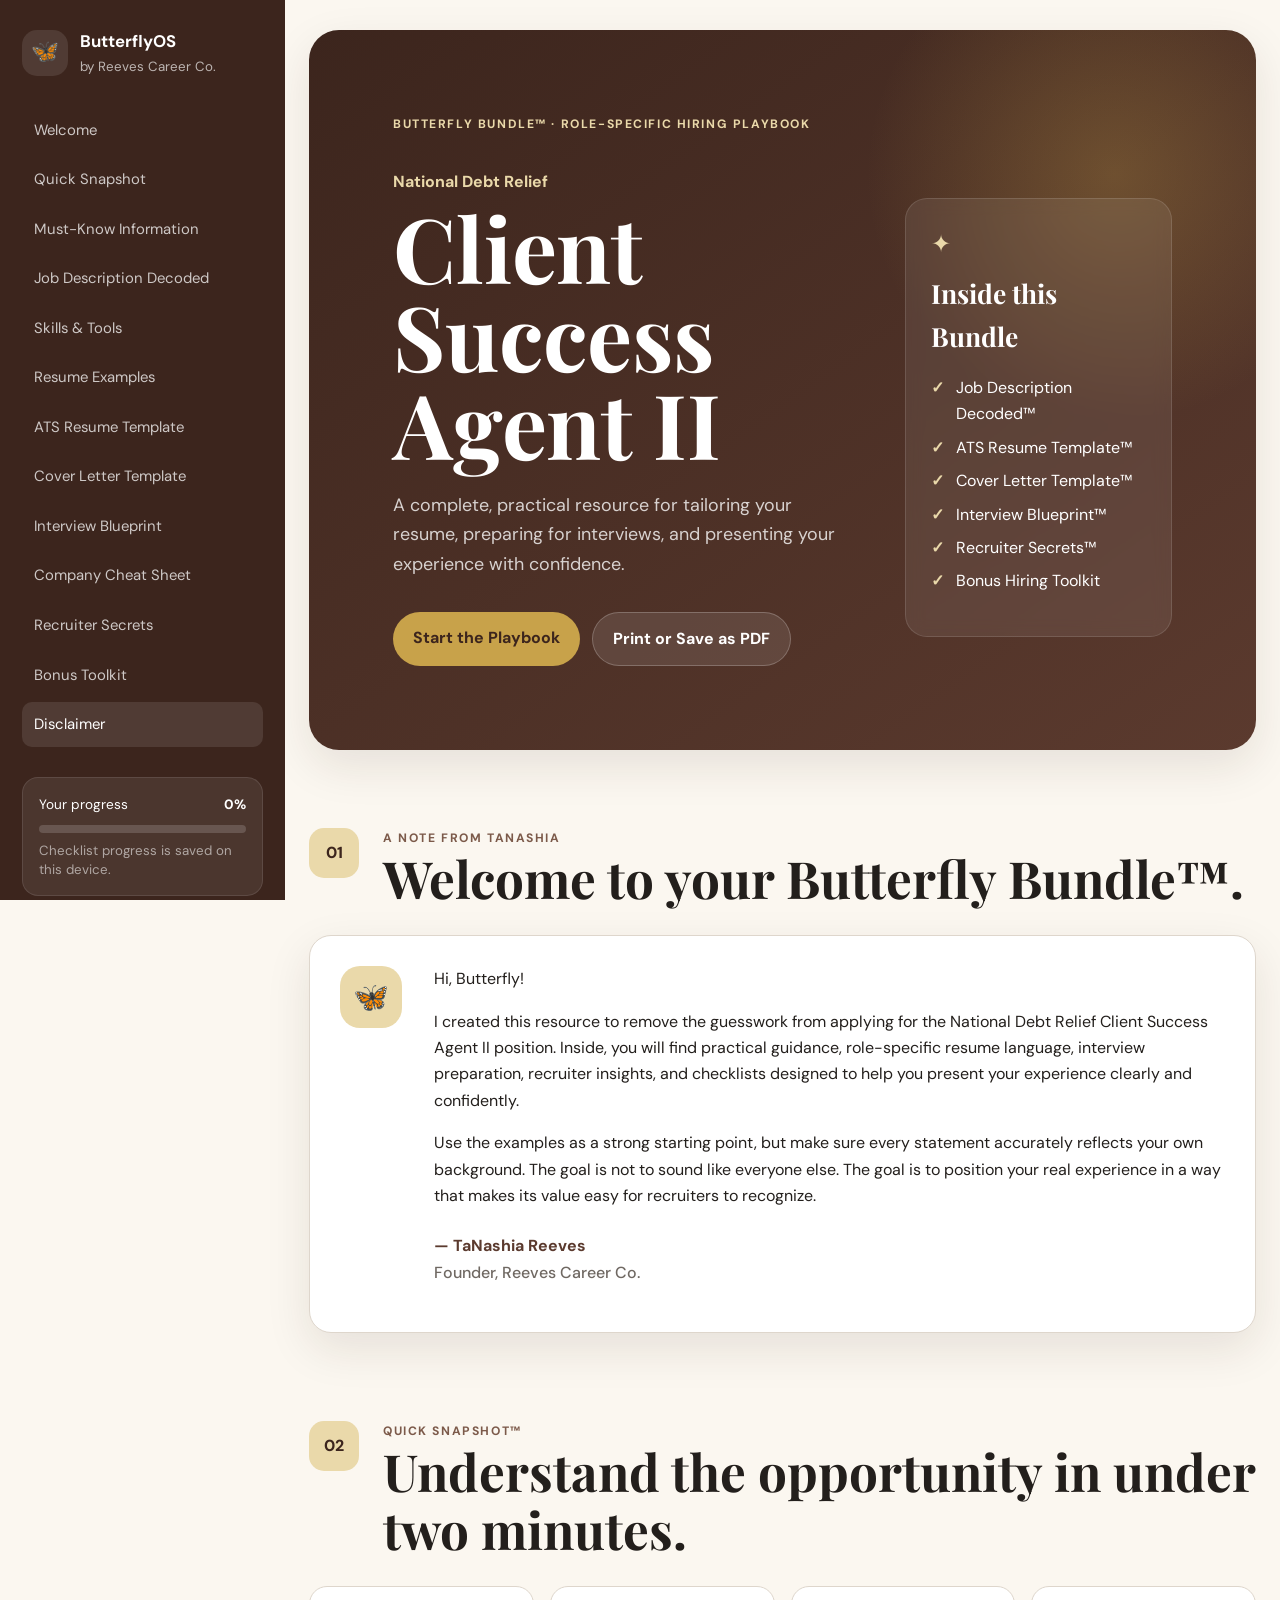
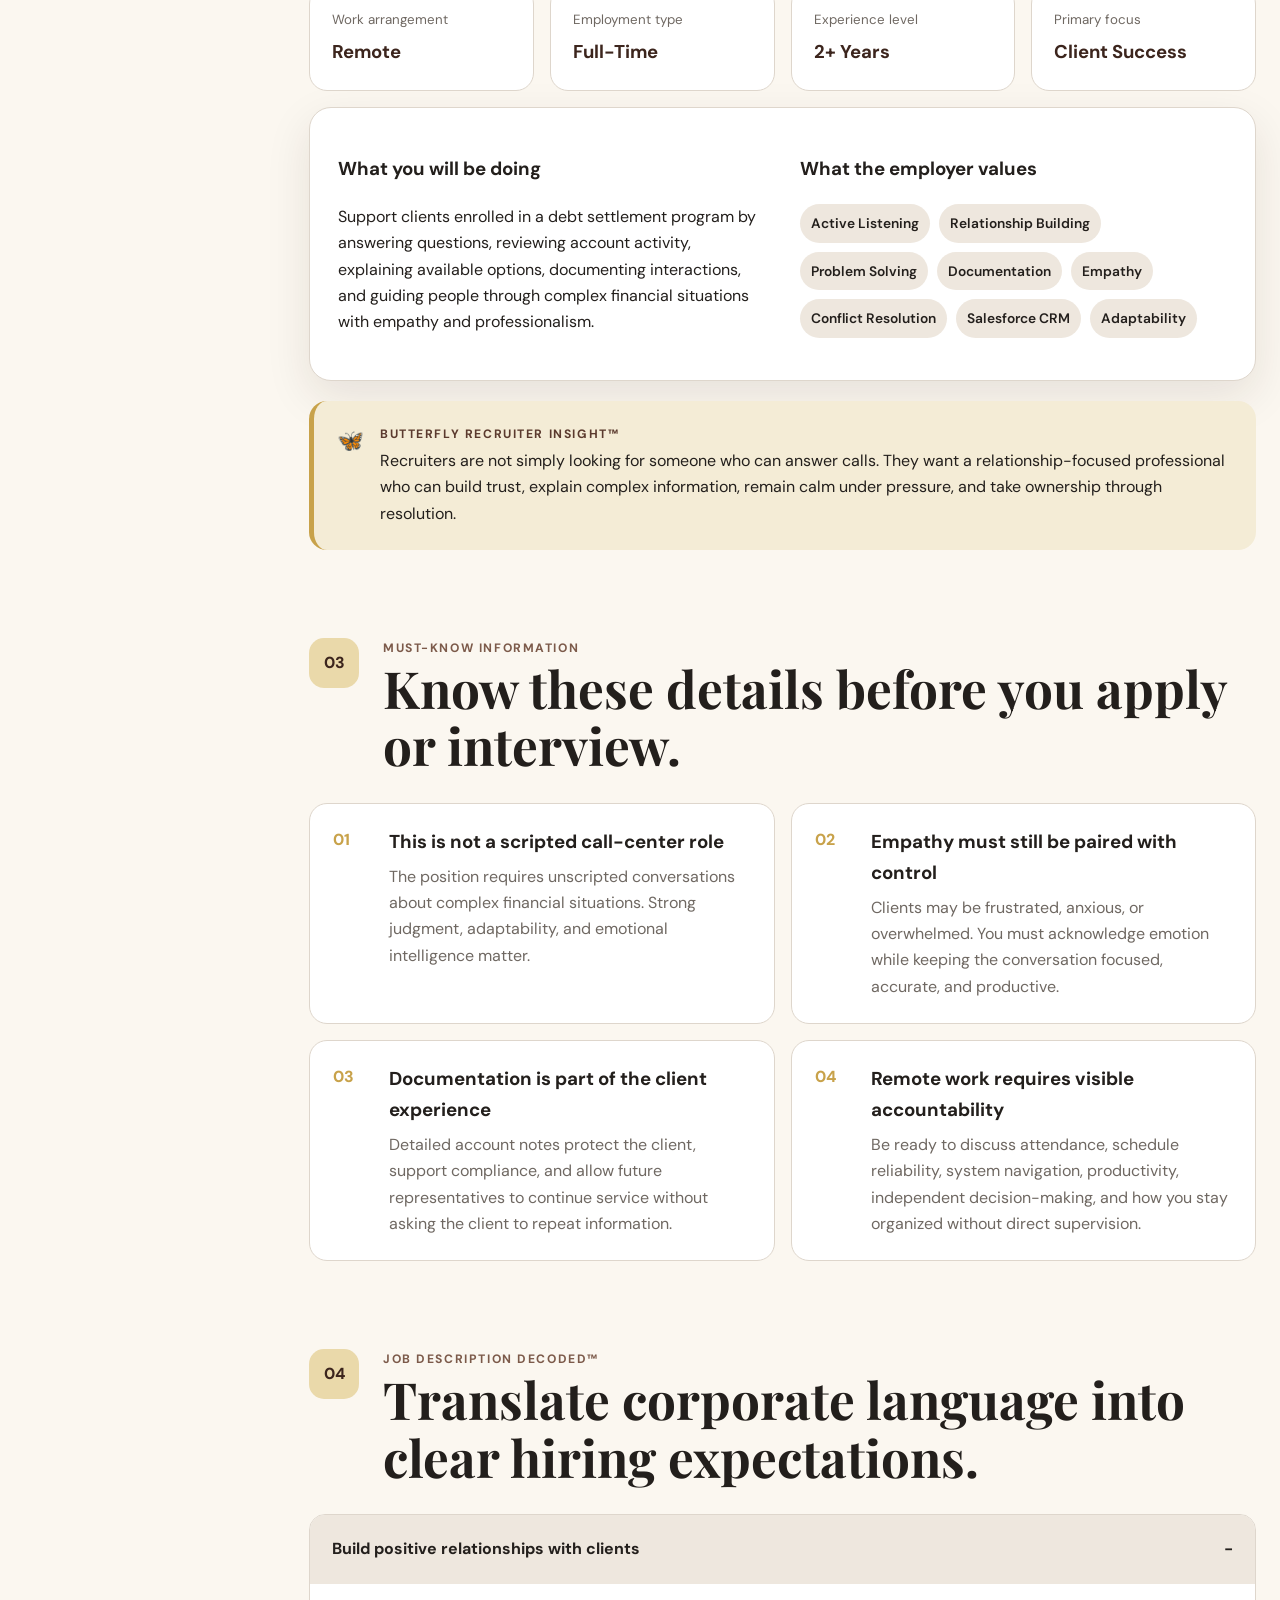
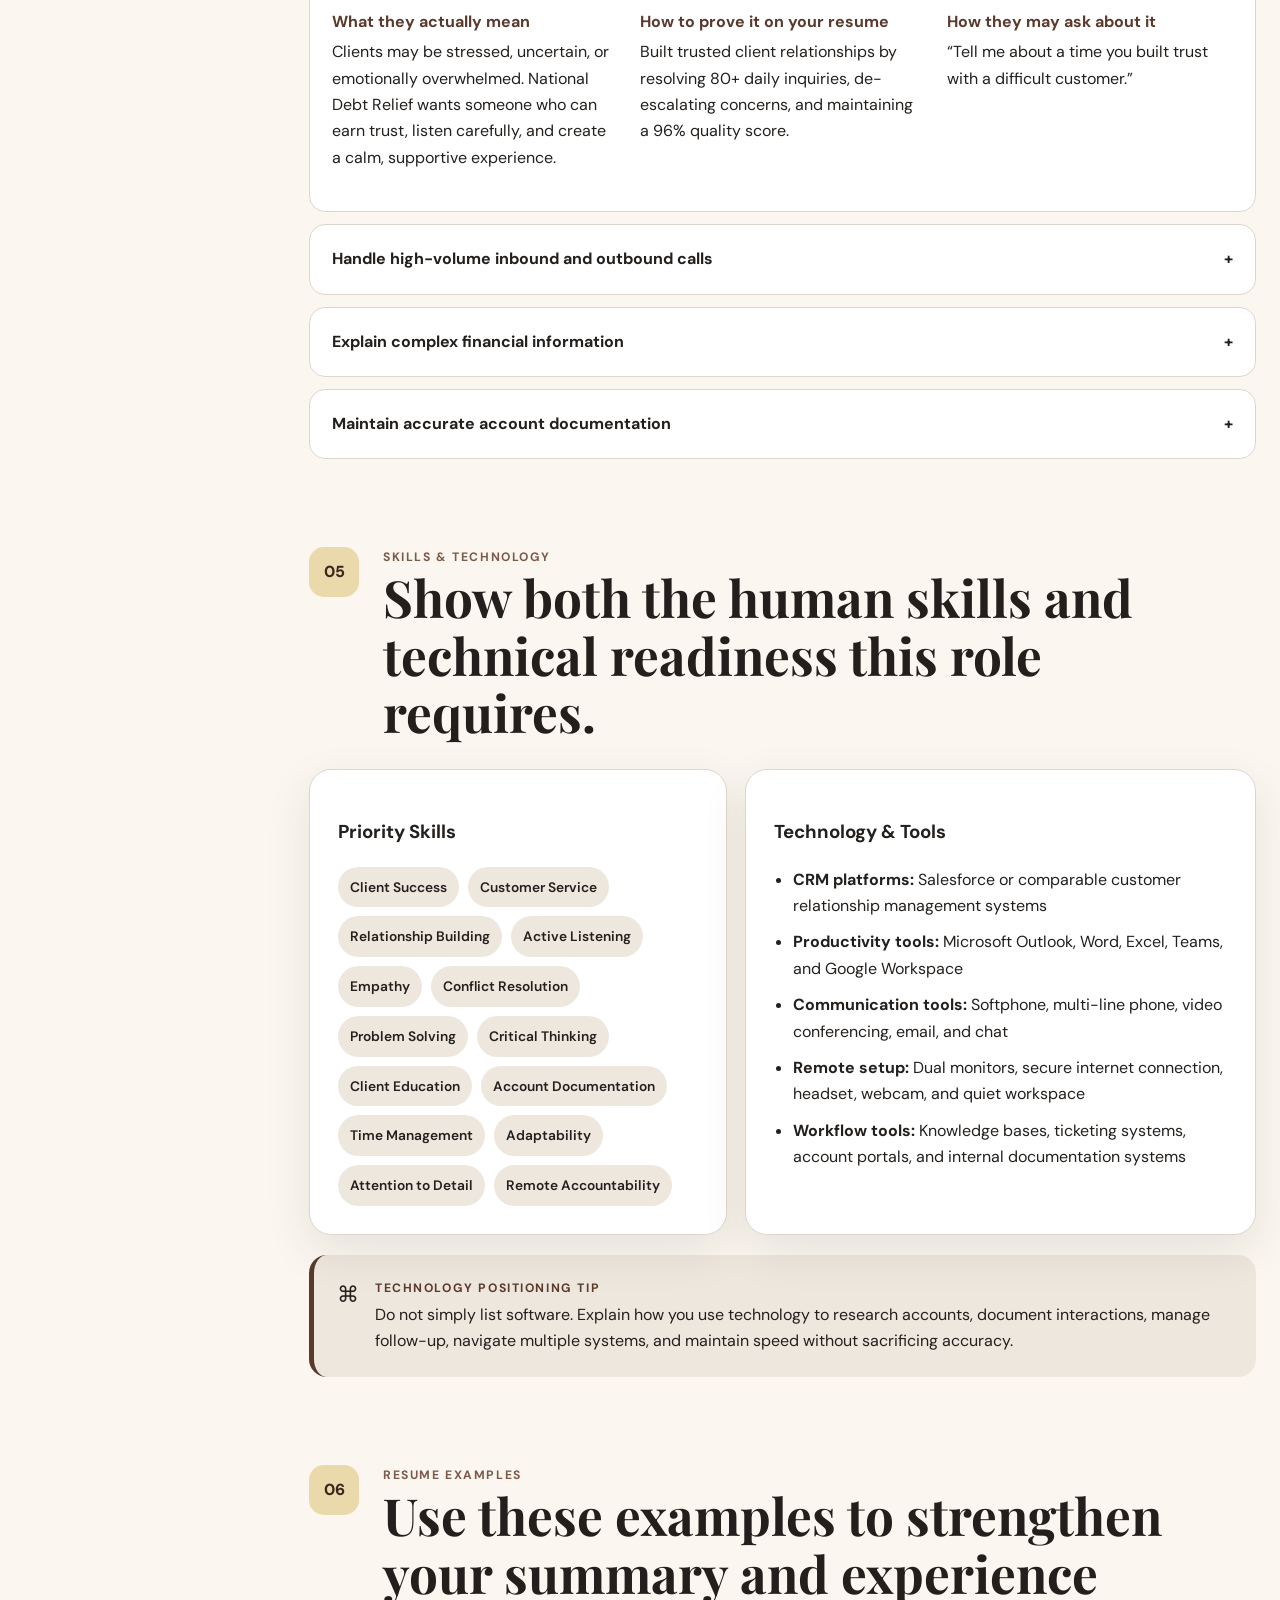
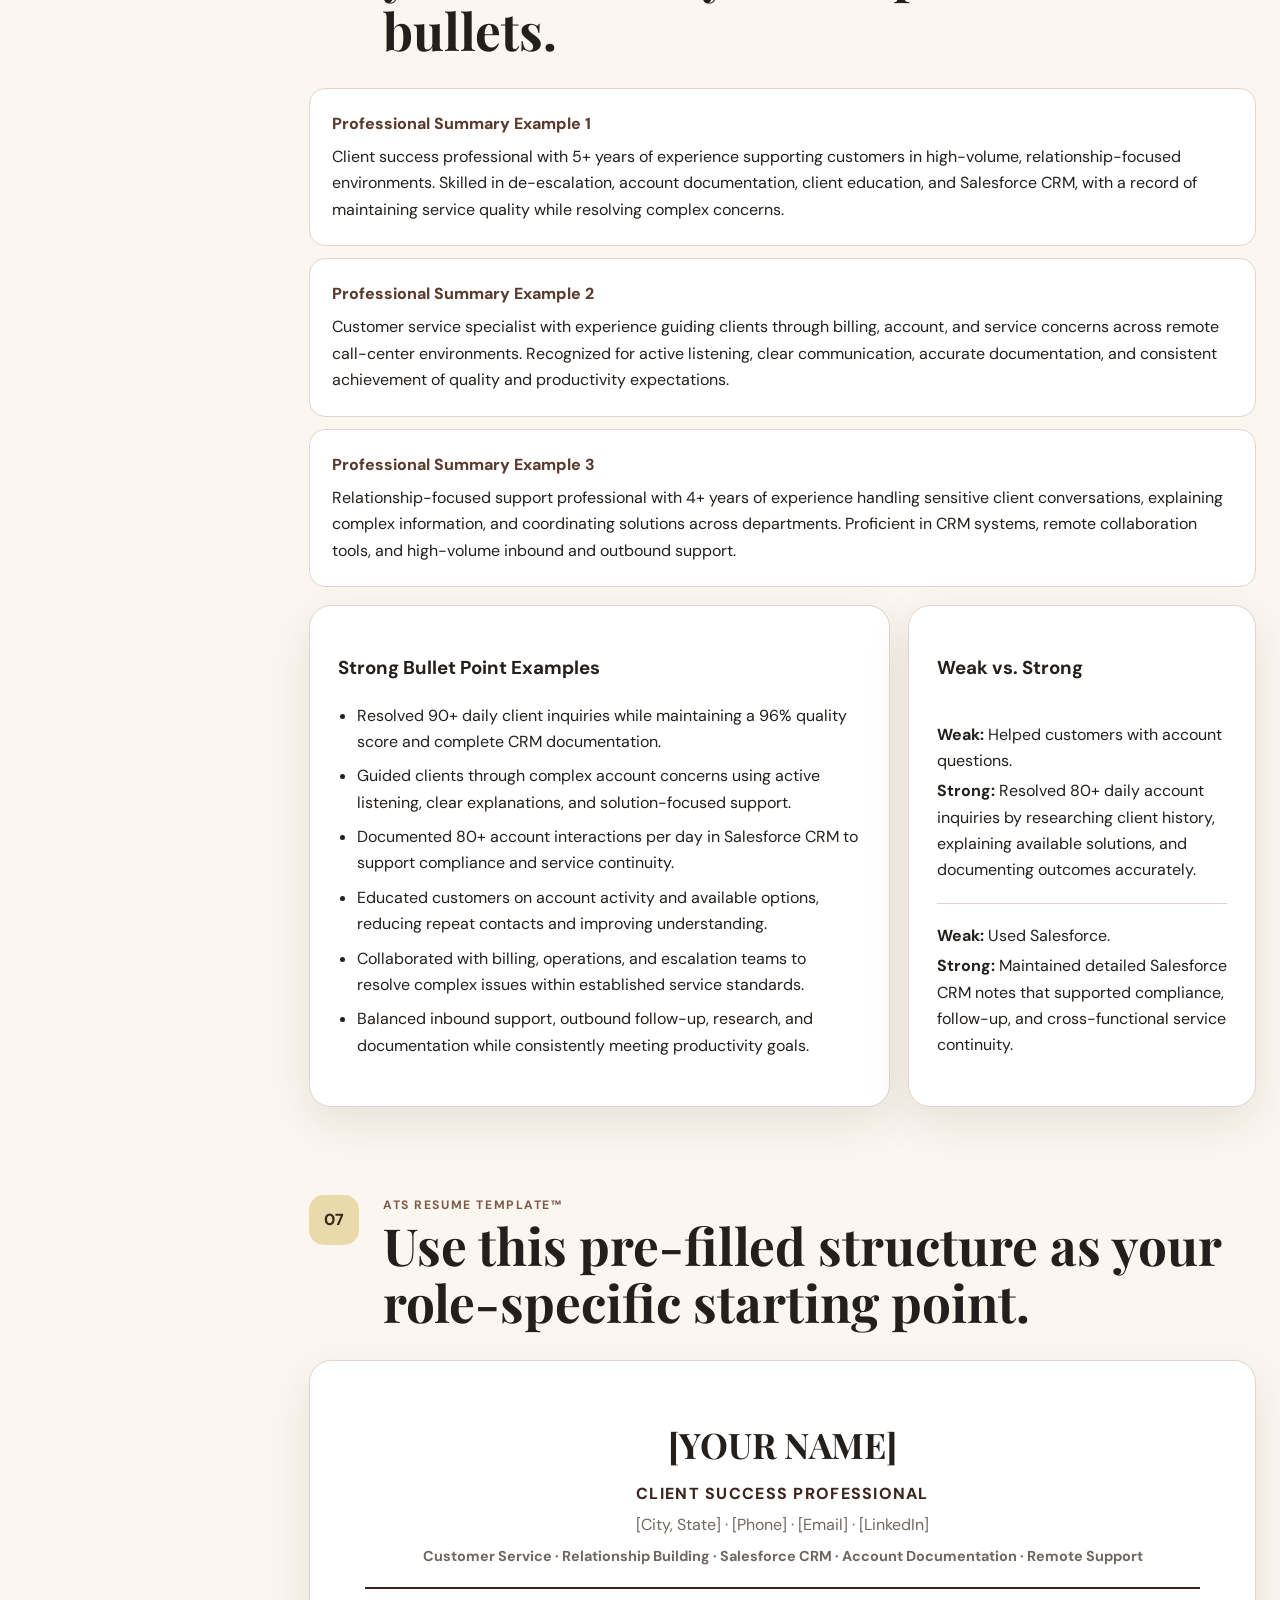
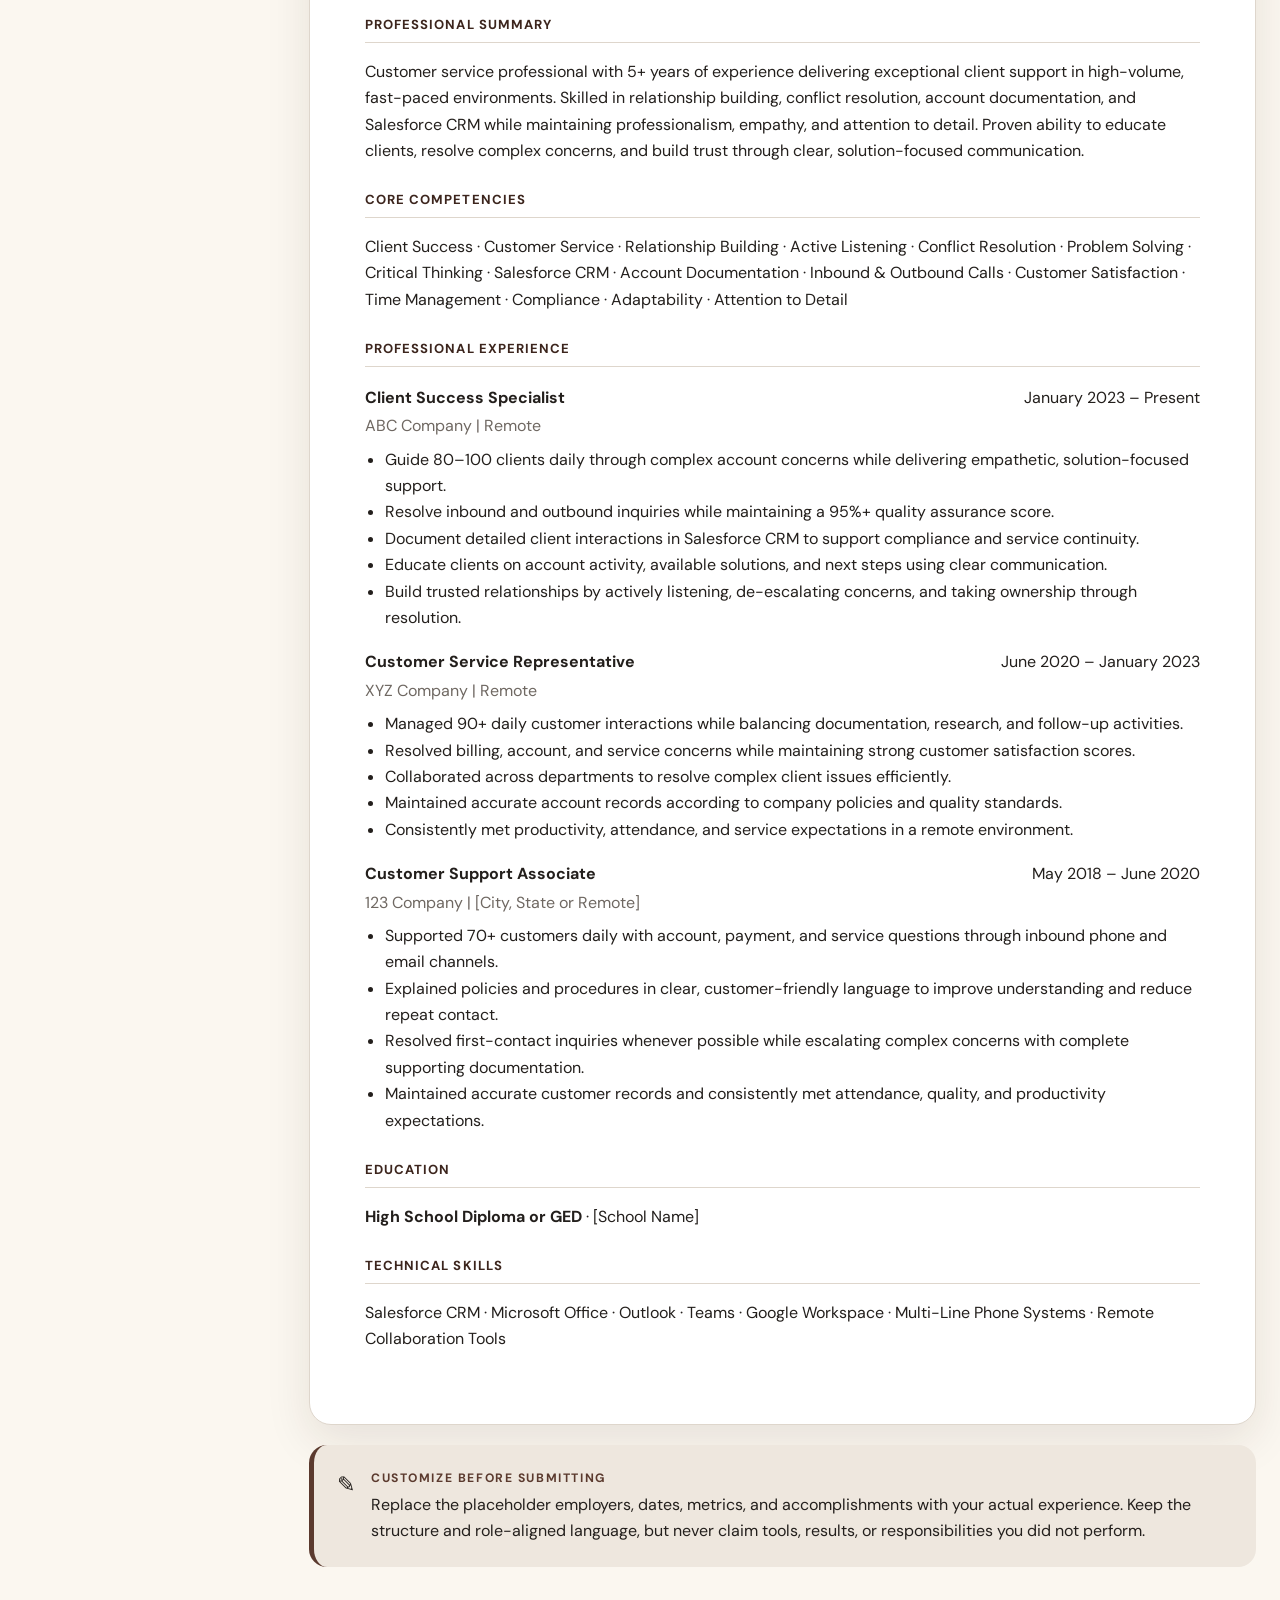
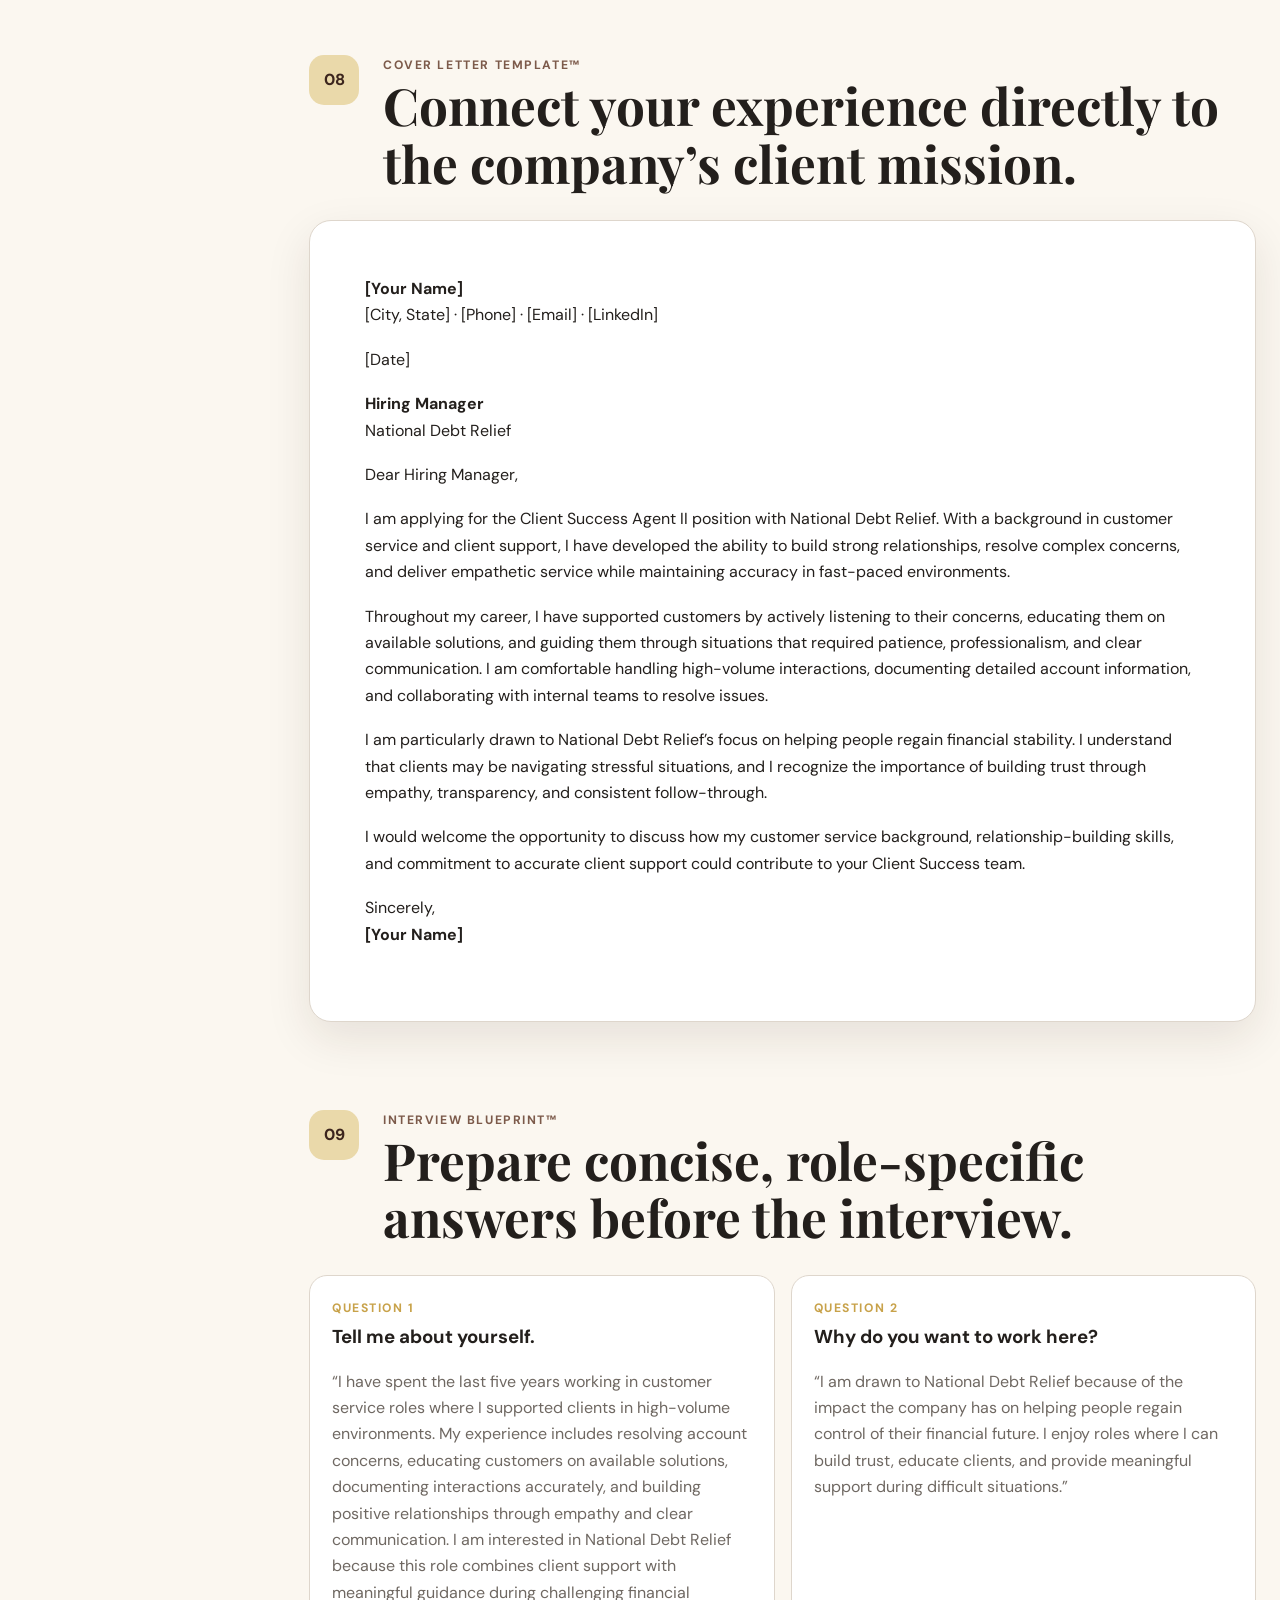
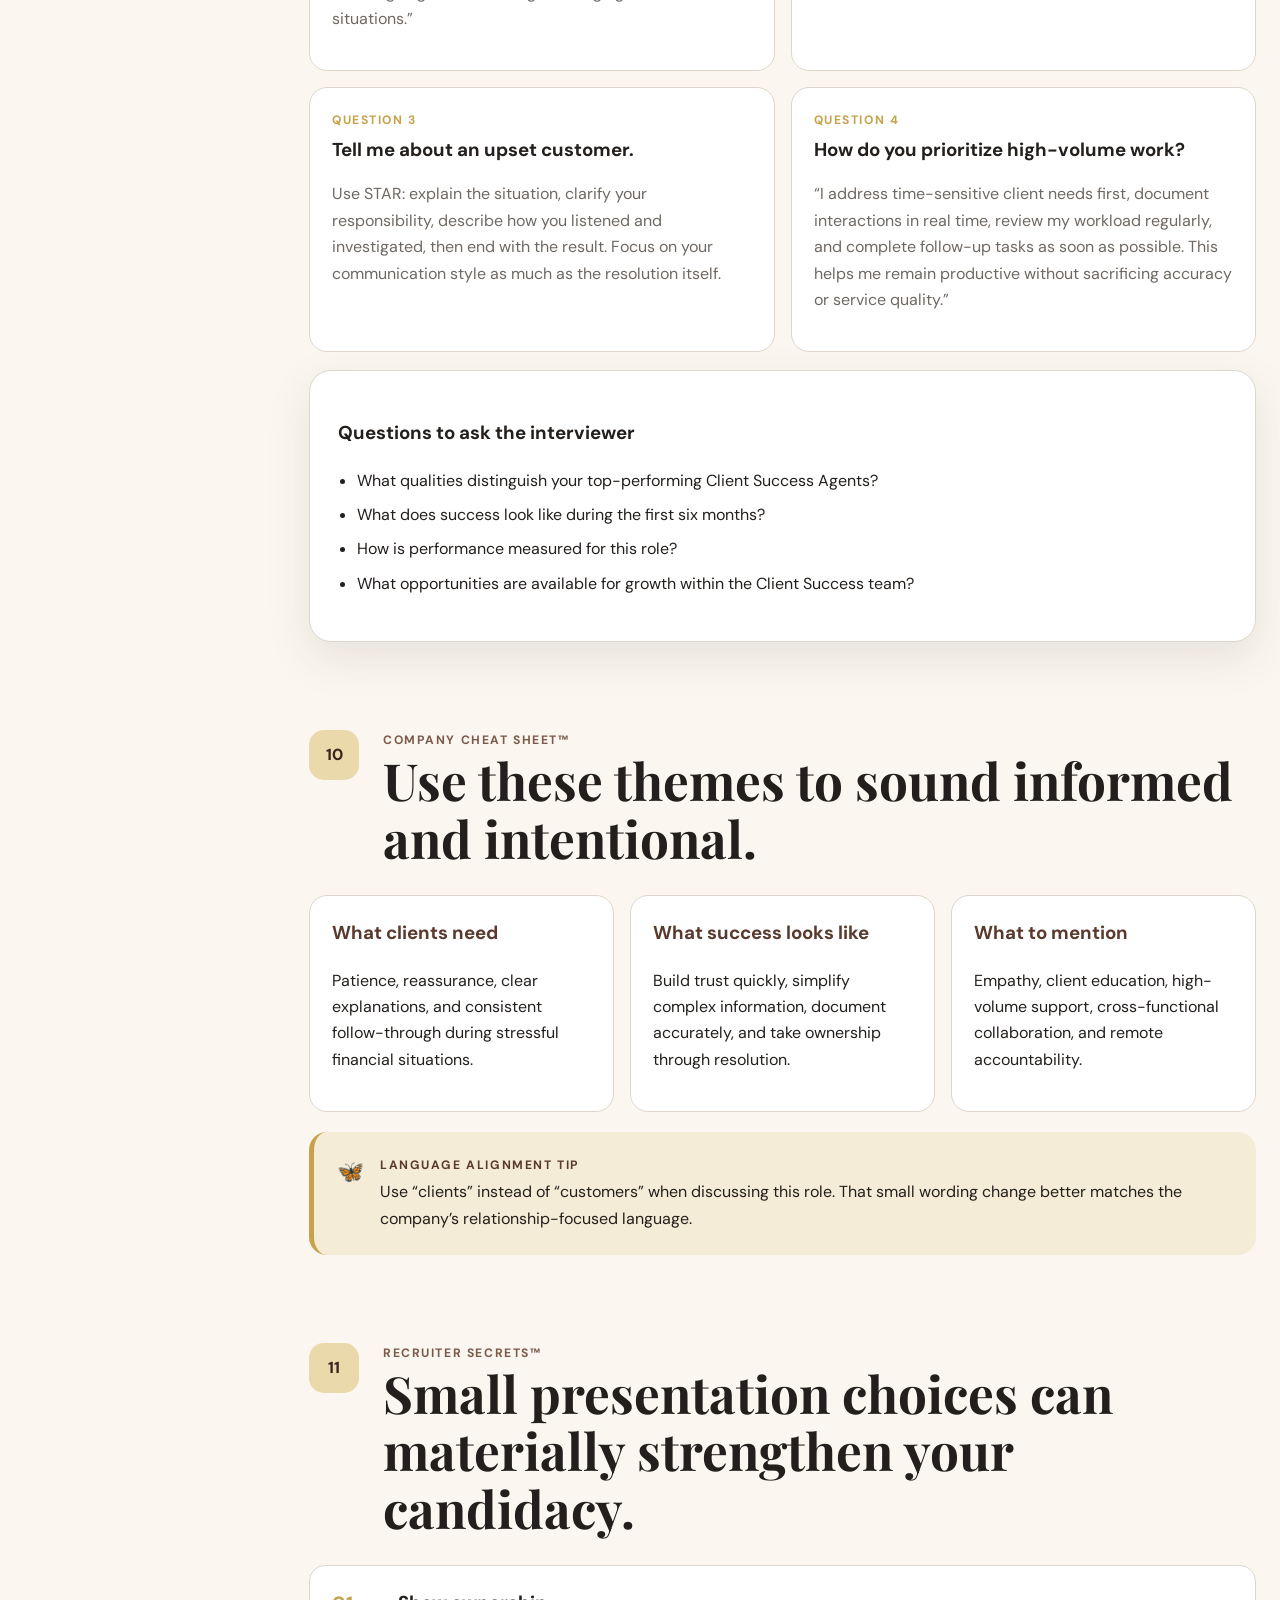
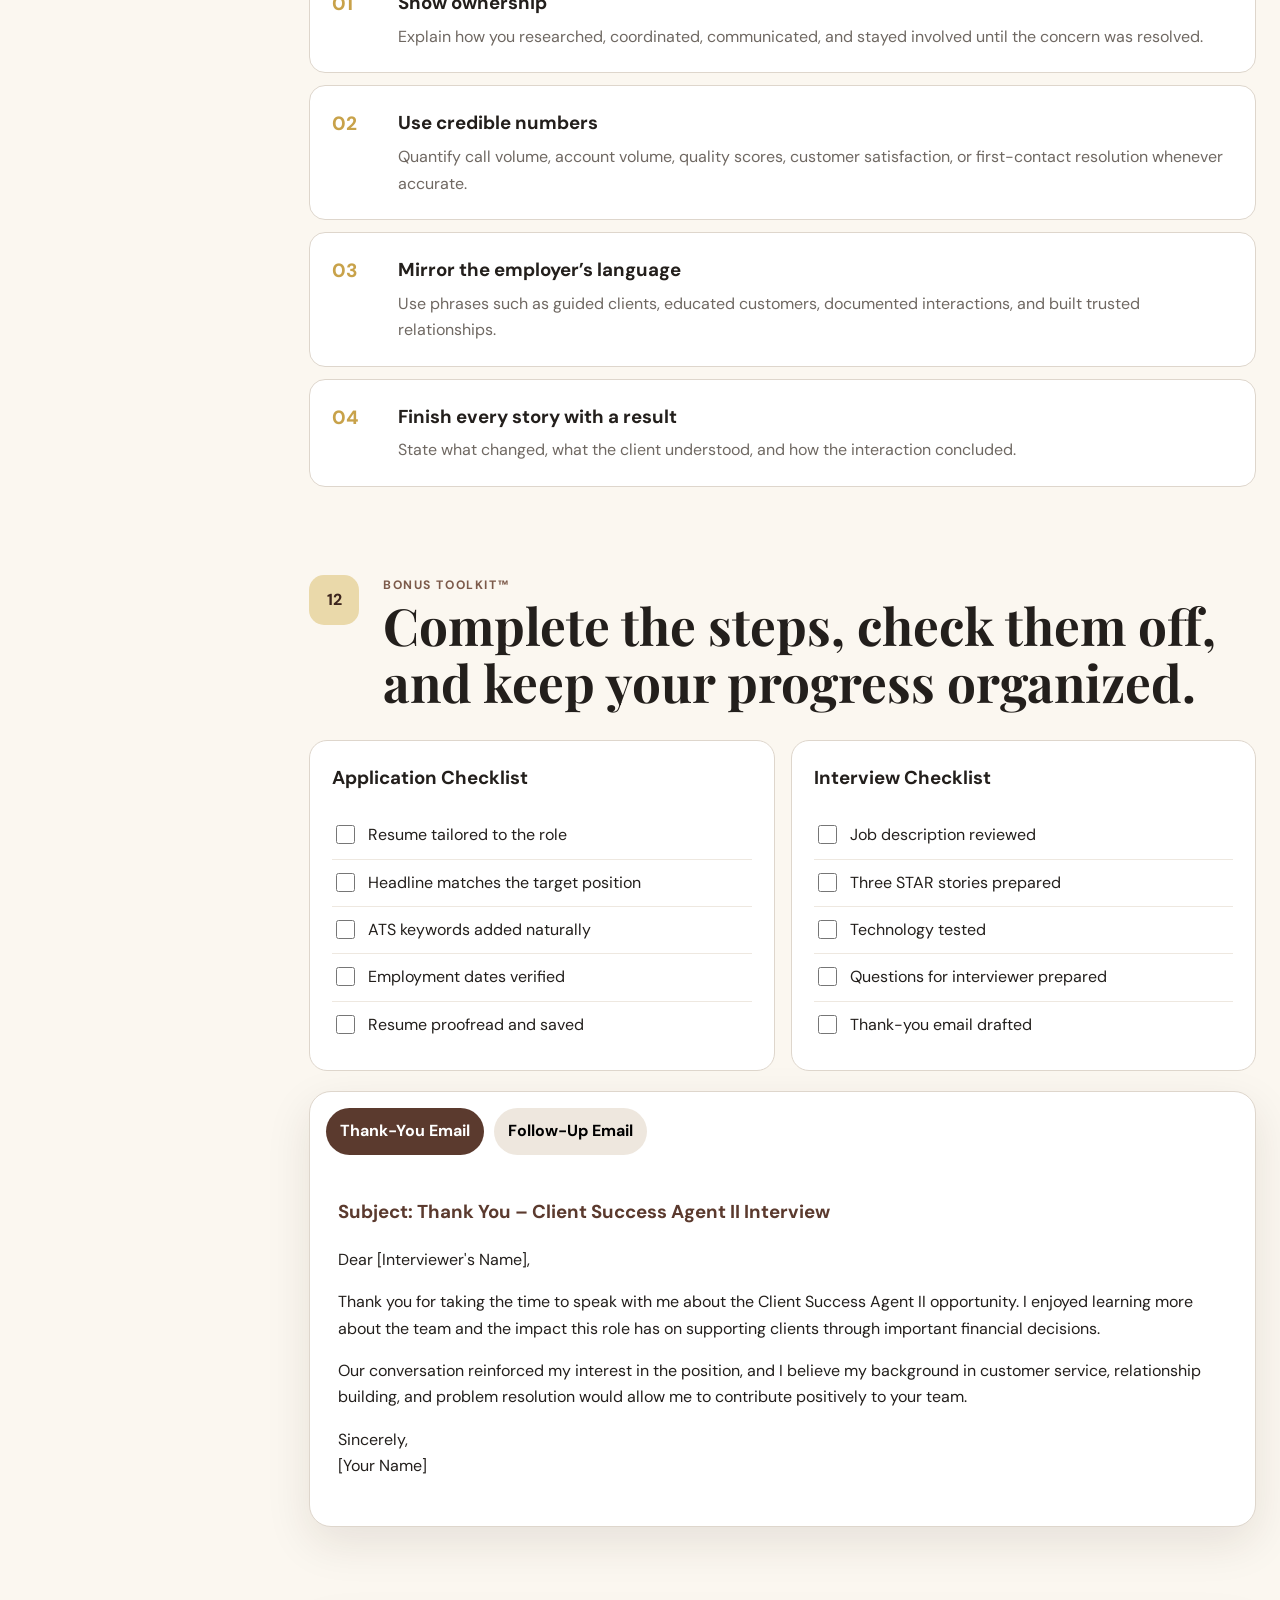
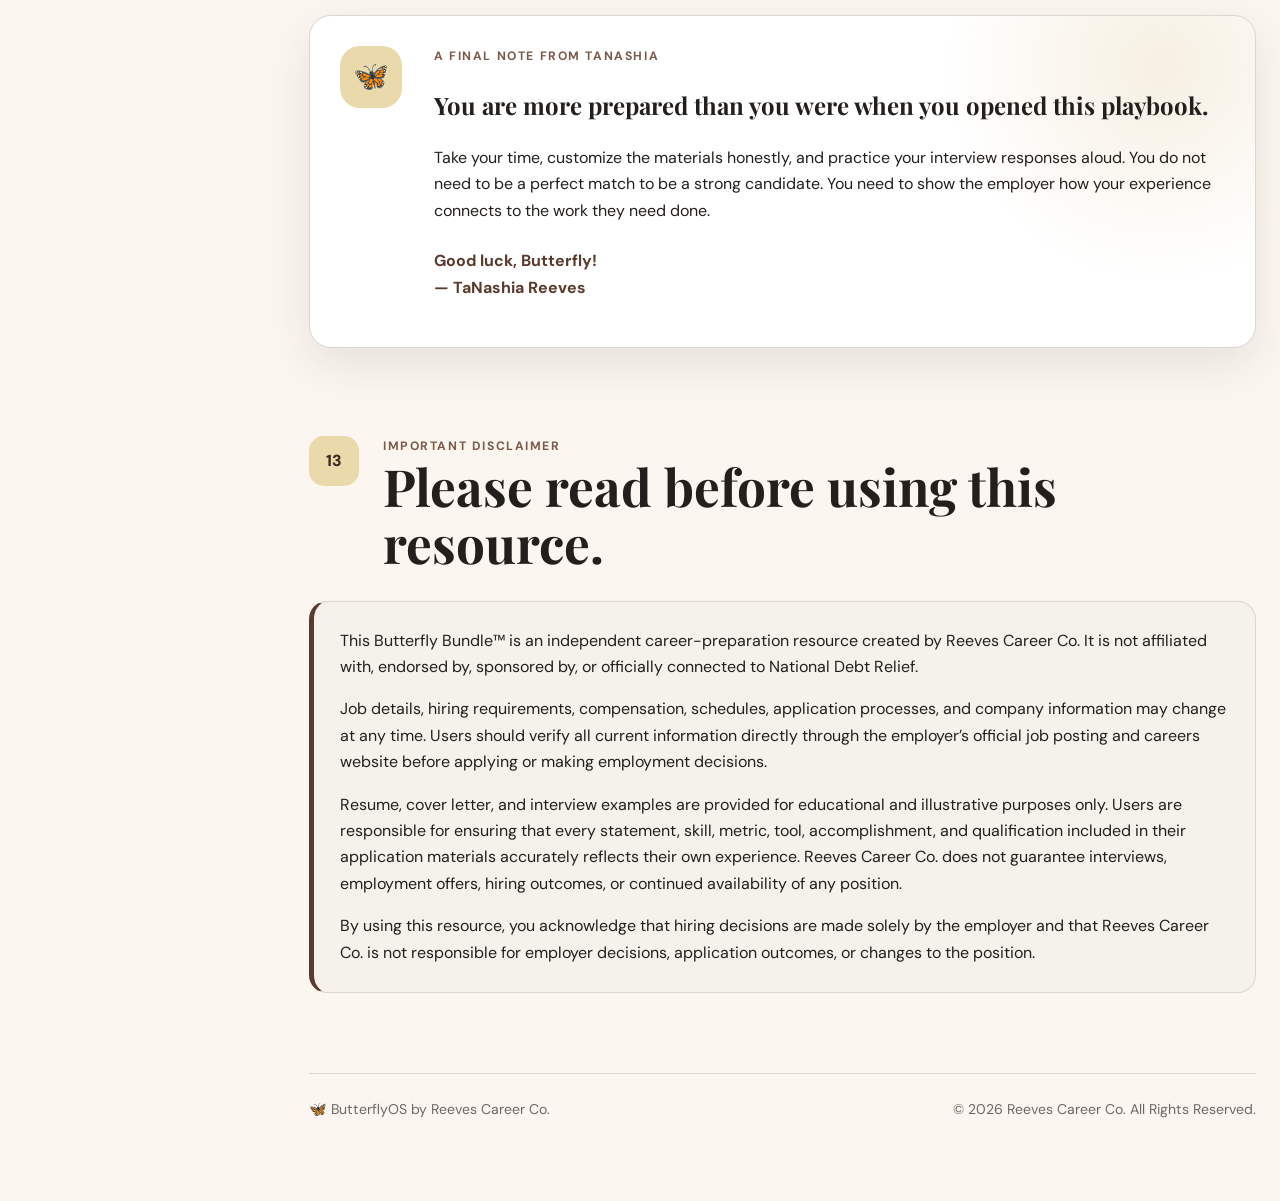
<file: national-debt-relief-client-success-agent-ii/index.html>
<!DOCTYPE html>
<html lang="en">
<head>
  <meta charset="UTF-8" />
  <meta name="viewport" content="width=device-width, initial-scale=1.0" />
  <meta name="description" content="National Debt Relief Client Success Agent II Butterfly Bundle by Reeves Career Co." />
  <title>Butterfly Bundle | National Debt Relief | Client Success Agent II</title>
  <link rel="preconnect" href="https://fonts.googleapis.com">
  <link rel="preconnect" href="https://fonts.gstatic.com" crossorigin>
  <link href="https://fonts.googleapis.com/css2?family=DM+Sans:wght@400;500;600;700&family=Playfair+Display:wght@600;700&display=swap" rel="stylesheet">
  <link rel="stylesheet" href="styles.css" />
</head>
<body>
  <div class="page-shell">
    <aside class="sidebar" aria-label="Playbook navigation">
      <a class="brand" href="#top">
        <span class="brand-mark" aria-hidden="true">🦋</span>
        <span>
          <strong>ButterflyOS</strong>
          <small>by Reeves Career Co.</small>
        </span>
      </a>

      <nav class="nav-list">
        <a href="#welcome">Welcome</a>
        <a href="#snapshot">Quick Snapshot</a>
        <a href="#must-know">Must-Know Information</a>
        <a href="#decoded">Job Description Decoded</a>
        <a href="#skills">Skills & Tools</a>
        <a href="#examples">Resume Examples</a>
        <a href="#resume">ATS Resume Template</a>
        <a href="#cover-letter">Cover Letter Template</a>
        <a href="#interview">Interview Blueprint</a>
        <a href="#company">Company Cheat Sheet</a>
        <a href="#secrets">Recruiter Secrets</a>
        <a href="#toolkit">Bonus Toolkit</a>
        <a href="#disclaimer">Disclaimer</a>
      </nav>

      <div class="sidebar-progress">
        <div class="progress-label">
          <span>Your progress</span>
          <strong id="progressPercent">0%</strong>
        </div>
        <div class="progress-track" aria-label="Completion progress">
          <div class="progress-fill" id="progressFill"></div>
        </div>
        <small>Checklist progress is saved on this device.</small>
      </div>
    </aside>

    <main id="top">
      <section class="hero">
        <div class="eyebrow">Butterfly Bundle™ · Role-Specific Hiring Playbook</div>
        <div class="hero-grid">
          <div>
            <p class="company-label">National Debt Relief</p>
            <h1>Client Success Agent II</h1>
            <p class="hero-copy">
              A complete, practical resource for tailoring your resume, preparing for interviews,
              and presenting your experience with confidence.
            </p>
            <div class="hero-actions">
              <a class="button primary" href="#snapshot">Start the Playbook</a>
              <button class="button secondary" type="button" onclick="window.print()">Print or Save as PDF</button>
            </div>
          </div>
          <div class="hero-card">
            <span class="hero-card-icon" aria-hidden="true">✦</span>
            <h2>Inside this Bundle</h2>
            <ul class="check-list compact">
              <li>Job Description Decoded™</li>
              <li>ATS Resume Template™</li>
              <li>Cover Letter Template™</li>
              <li>Interview Blueprint™</li>
              <li>Recruiter Secrets™</li>
              <li>Bonus Hiring Toolkit</li>
            </ul>
          </div>
        </div>
      </section>


      <section id="welcome" class="content-section">
        <div class="section-heading">
          <span>01</span>
          <div>
            <p class="kicker">A Note from TaNashia</p>
            <h2>Welcome to your Butterfly Bundle™.</h2>
          </div>
        </div>

        <div class="founder-note">
          <div class="founder-badge" aria-hidden="true">🦋</div>
          <div>
            <p>
              Hi, Butterfly!
            </p>
            <p>
              I created this resource to remove the guesswork from applying for the National Debt Relief
              Client Success Agent II position. Inside, you will find practical guidance, role-specific
              resume language, interview preparation, recruiter insights, and checklists designed to help
              you present your experience clearly and confidently.
            </p>
            <p>
              Use the examples as a strong starting point, but make sure every statement accurately reflects
              your own background. The goal is not to sound like everyone else. The goal is to position your
              real experience in a way that makes its value easy for recruiters to recognize.
            </p>
            <p class="signature">— TaNashia Reeves<br><span>Founder, Reeves Career Co.</span></p>
          </div>
        </div>
      </section>

      <section id="snapshot" class="content-section">
        <div class="section-heading">
          <span>02</span>
          <div>
            <p class="kicker">Quick Snapshot™</p>
            <h2>Understand the opportunity in under two minutes.</h2>
          </div>
        </div>

        <div class="stats-grid">
          <article class="stat-card">
            <small>Work arrangement</small>
            <strong>Remote</strong>
          </article>
          <article class="stat-card">
            <small>Employment type</small>
            <strong>Full-Time</strong>
          </article>
          <article class="stat-card">
            <small>Experience level</small>
            <strong>2+ Years</strong>
          </article>
          <article class="stat-card">
            <small>Primary focus</small>
            <strong>Client Success</strong>
          </article>
        </div>

        <div class="card two-column">
          <div>
            <h3>What you will be doing</h3>
            <p>
              Support clients enrolled in a debt settlement program by answering questions,
              reviewing account activity, explaining available options, documenting interactions,
              and guiding people through complex financial situations with empathy and professionalism.
            </p>
          </div>
          <div>
            <h3>What the employer values</h3>
            <div class="chip-wrap">
              <span>Active Listening</span><span>Relationship Building</span><span>Problem Solving</span>
              <span>Documentation</span><span>Empathy</span><span>Conflict Resolution</span>
              <span>Salesforce CRM</span><span>Adaptability</span>
            </div>
          </div>
        </div>

        <div class="callout gold">
          <span class="callout-icon" aria-hidden="true">🦋</span>
          <div>
            <p class="callout-label">Butterfly Recruiter Insight™</p>
            <p>
              Recruiters are not simply looking for someone who can answer calls. They want a
              relationship-focused professional who can build trust, explain complex information,
              remain calm under pressure, and take ownership through resolution.
            </p>
          </div>
        </div>
      </section>


      <section id="must-know" class="content-section">
        <div class="section-heading">
          <span>03</span>
          <div>
            <p class="kicker">Must-Know Information</p>
            <h2>Know these details before you apply or interview.</h2>
          </div>
        </div>

        <div class="must-know-grid">
          <article class="must-know-card">
            <span>01</span>
            <div>
              <h3>This is not a scripted call-center role</h3>
              <p>
                The position requires unscripted conversations about complex financial situations.
                Strong judgment, adaptability, and emotional intelligence matter.
              </p>
            </div>
          </article>
          <article class="must-know-card">
            <span>02</span>
            <div>
              <h3>Empathy must still be paired with control</h3>
              <p>
                Clients may be frustrated, anxious, or overwhelmed. You must acknowledge emotion
                while keeping the conversation focused, accurate, and productive.
              </p>
            </div>
          </article>
          <article class="must-know-card">
            <span>03</span>
            <div>
              <h3>Documentation is part of the client experience</h3>
              <p>
                Detailed account notes protect the client, support compliance, and allow future
                representatives to continue service without asking the client to repeat information.
              </p>
            </div>
          </article>
          <article class="must-know-card">
            <span>04</span>
            <div>
              <h3>Remote work requires visible accountability</h3>
              <p>
                Be ready to discuss attendance, schedule reliability, system navigation, productivity,
                independent decision-making, and how you stay organized without direct supervision.
              </p>
            </div>
          </article>
        </div>
      </section>

      <section id="decoded" class="content-section">
        <div class="section-heading">
          <span>04</span>
          <div>
            <p class="kicker">Job Description Decoded™</p>
            <h2>Translate corporate language into clear hiring expectations.</h2>
          </div>
        </div>

        <div class="accordion-stack">
          <article class="accordion open">
            <button class="accordion-trigger" aria-expanded="true">
              <span>Build positive relationships with clients</span>
              <span class="accordion-symbol">−</span>
            </button>
            <div class="accordion-panel">
              <div class="decoded-grid">
                <div>
                  <h4>What they actually mean</h4>
                  <p>
                    Clients may be stressed, uncertain, or emotionally overwhelmed. National Debt Relief
                    wants someone who can earn trust, listen carefully, and create a calm, supportive experience.
                  </p>
                </div>
                <div>
                  <h4>How to prove it on your resume</h4>
                  <p>
                    Built trusted client relationships by resolving 80+ daily inquiries, de-escalating concerns,
                    and maintaining a 96% quality score.
                  </p>
                </div>
                <div>
                  <h4>How they may ask about it</h4>
                  <p>“Tell me about a time you built trust with a difficult customer.”</p>
                </div>
              </div>
            </div>
          </article>

          <article class="accordion">
            <button class="accordion-trigger" aria-expanded="false">
              <span>Handle high-volume inbound and outbound calls</span>
              <span class="accordion-symbol">+</span>
            </button>
            <div class="accordion-panel" hidden>
              <div class="decoded-grid">
                <div>
                  <h4>What they actually mean</h4>
                  <p>
                    You must stay organized, productive, and composed while balancing calls,
                    documentation, research, and follow-up activity.
                  </p>
                </div>
                <div>
                  <h4>How to prove it on your resume</h4>
                  <p>
                    Managed 90–120 daily client interactions while balancing account research,
                    follow-up tasks, and accurate CRM documentation.
                  </p>
                </div>
                <div>
                  <h4>How they may ask about it</h4>
                  <p>“How do you stay organized in a high-volume environment?”</p>
                </div>
              </div>
            </div>
          </article>

          <article class="accordion">
            <button class="accordion-trigger" aria-expanded="false">
              <span>Explain complex financial information</span>
              <span class="accordion-symbol">+</span>
            </button>
            <div class="accordion-panel" hidden>
              <div class="decoded-grid">
                <div>
                  <h4>What they actually mean</h4>
                  <p>
                    Clients may not understand financial terminology or program details. You must
                    simplify information without sounding dismissive or overwhelming.
                  </p>
                </div>
                <div>
                  <h4>How to prove it on your resume</h4>
                  <p>
                    Educated clients on account activity and available options using clear,
                    customer-friendly language that reduced repeat contacts.
                  </p>
                </div>
                <div>
                  <h4>How they may ask about it</h4>
                  <p>“Tell me about a time you explained something complicated to a customer.”</p>
                </div>
              </div>
            </div>
          </article>

          <article class="accordion">
            <button class="accordion-trigger" aria-expanded="false">
              <span>Maintain accurate account documentation</span>
              <span class="accordion-symbol">+</span>
            </button>
            <div class="accordion-panel" hidden>
              <div class="decoded-grid">
                <div>
                  <h4>What they actually mean</h4>
                  <p>
                    Accurate notes protect the client, support compliance, and allow other team members
                    to understand account history without forcing the client to repeat information.
                  </p>
                </div>
                <div>
                  <h4>How to prove it on your resume</h4>
                  <p>
                    Maintained complete Salesforce CRM notes for 80+ accounts daily while meeting
                    quality assurance and compliance standards.
                  </p>
                </div>
                <div>
                  <h4>How they may ask about it</h4>
                  <p>“How do you maintain documentation accuracy when work is fast-paced?”</p>
                </div>
              </div>
            </div>
          </article>
        </div>
      </section>


      <section id="skills" class="content-section">
        <div class="section-heading">
          <span>05</span>
          <div>
            <p class="kicker">Skills & Technology</p>
            <h2>Show both the human skills and technical readiness this role requires.</h2>
          </div>
        </div>

        <div class="skill-tool-grid">
          <article class="card">
            <h3>Priority Skills</h3>
            <div class="chip-wrap large">
              <span>Client Success</span><span>Customer Service</span><span>Relationship Building</span>
              <span>Active Listening</span><span>Empathy</span><span>Conflict Resolution</span>
              <span>Problem Solving</span><span>Critical Thinking</span><span>Client Education</span>
              <span>Account Documentation</span><span>Time Management</span><span>Adaptability</span>
              <span>Attention to Detail</span><span>Remote Accountability</span>
            </div>
          </article>

          <article class="card">
            <h3>Technology & Tools</h3>
            <ul class="tool-list">
              <li><strong>CRM platforms:</strong> Salesforce or comparable customer relationship management systems</li>
              <li><strong>Productivity tools:</strong> Microsoft Outlook, Word, Excel, Teams, and Google Workspace</li>
              <li><strong>Communication tools:</strong> Softphone, multi-line phone, video conferencing, email, and chat</li>
              <li><strong>Remote setup:</strong> Dual monitors, secure internet connection, headset, webcam, and quiet workspace</li>
              <li><strong>Workflow tools:</strong> Knowledge bases, ticketing systems, account portals, and internal documentation systems</li>
            </ul>
          </article>
        </div>

        <div class="callout cream">
          <span class="callout-icon" aria-hidden="true">⌘</span>
          <div>
            <p class="callout-label">Technology positioning tip</p>
            <p>
              Do not simply list software. Explain how you use technology to research accounts, document interactions,
              manage follow-up, navigate multiple systems, and maintain speed without sacrificing accuracy.
            </p>
          </div>
        </div>
      </section>

      <section id="examples" class="content-section">
        <div class="section-heading">
          <span>06</span>
          <div>
            <p class="kicker">Resume Examples</p>
            <h2>Use these examples to strengthen your summary and experience bullets.</h2>
          </div>
        </div>

        <div class="example-stack">
          <article class="example-card">
            <p class="example-label">Professional Summary Example 1</p>
            <p>
              Client success professional with 5+ years of experience supporting customers in high-volume,
              relationship-focused environments. Skilled in de-escalation, account documentation, client education,
              and Salesforce CRM, with a record of maintaining service quality while resolving complex concerns.
            </p>
          </article>

          <article class="example-card">
            <p class="example-label">Professional Summary Example 2</p>
            <p>
              Customer service specialist with experience guiding clients through billing, account, and service
              concerns across remote call-center environments. Recognized for active listening, clear communication,
              accurate documentation, and consistent achievement of quality and productivity expectations.
            </p>
          </article>

          <article class="example-card">
            <p class="example-label">Professional Summary Example 3</p>
            <p>
              Relationship-focused support professional with 4+ years of experience handling sensitive client
              conversations, explaining complex information, and coordinating solutions across departments.
              Proficient in CRM systems, remote collaboration tools, and high-volume inbound and outbound support.
            </p>
          </article>
        </div>

        <div class="bullet-example-grid">
          <article class="card">
            <h3>Strong Bullet Point Examples</h3>
            <ul class="styled-list">
              <li>Resolved 90+ daily client inquiries while maintaining a 96% quality score and complete CRM documentation.</li>
              <li>Guided clients through complex account concerns using active listening, clear explanations, and solution-focused support.</li>
              <li>Documented 80+ account interactions per day in Salesforce CRM to support compliance and service continuity.</li>
              <li>Educated customers on account activity and available options, reducing repeat contacts and improving understanding.</li>
              <li>Collaborated with billing, operations, and escalation teams to resolve complex issues within established service standards.</li>
              <li>Balanced inbound support, outbound follow-up, research, and documentation while consistently meeting productivity goals.</li>
            </ul>
          </article>

          <article class="card">
            <h3>Weak vs. Strong</h3>
            <div class="comparison">
              <p><strong>Weak:</strong> Helped customers with account questions.</p>
              <p><strong>Strong:</strong> Resolved 80+ daily account inquiries by researching client history, explaining available solutions, and documenting outcomes accurately.</p>
            </div>
            <div class="comparison">
              <p><strong>Weak:</strong> Used Salesforce.</p>
              <p><strong>Strong:</strong> Maintained detailed Salesforce CRM notes that supported compliance, follow-up, and cross-functional service continuity.</p>
            </div>
          </article>
        </div>
      </section>

      <section id="resume" class="content-section">
        <div class="section-heading">
          <span>07</span>
          <div>
            <p class="kicker">ATS Resume Template™</p>
            <h2>Use this pre-filled structure as your role-specific starting point.</h2>
          </div>
        </div>

        <div class="resume-sheet">
          <div class="resume-header">
            <h3>[YOUR NAME]</h3>
            <p class="resume-headline">CLIENT SUCCESS PROFESSIONAL</p>
            <p class="resume-contact">[City, State] · [Phone] · [Email] · [LinkedIn]</p>
            <p class="resume-tagline">
              Customer Service · Relationship Building · Salesforce CRM · Account Documentation · Remote Support
            </p>
          </div>

          <div class="resume-block">
            <h4>PROFESSIONAL SUMMARY</h4>
            <p>
              Customer service professional with 5+ years of experience delivering exceptional client support
              in high-volume, fast-paced environments. Skilled in relationship building, conflict resolution,
              account documentation, and Salesforce CRM while maintaining professionalism, empathy, and attention
              to detail. Proven ability to educate clients, resolve complex concerns, and build trust through clear,
              solution-focused communication.
            </p>
          </div>

          <div class="resume-block">
            <h4>CORE COMPETENCIES</h4>
            <p>
              Client Success · Customer Service · Relationship Building · Active Listening · Conflict Resolution ·
              Problem Solving · Critical Thinking · Salesforce CRM · Account Documentation · Inbound & Outbound Calls ·
              Customer Satisfaction · Time Management · Compliance · Adaptability · Attention to Detail
            </p>
          </div>

          <div class="resume-block">
            <h4>PROFESSIONAL EXPERIENCE</h4>

            <div class="job-entry">
              <div class="job-line">
                <strong>Client Success Specialist</strong>
                <span>January 2023 – Present</span>
              </div>
              <p class="job-company">ABC Company | Remote</p>
              <ul>
                <li>Guide 80–100 clients daily through complex account concerns while delivering empathetic, solution-focused support.</li>
                <li>Resolve inbound and outbound inquiries while maintaining a 95%+ quality assurance score.</li>
                <li>Document detailed client interactions in Salesforce CRM to support compliance and service continuity.</li>
                <li>Educate clients on account activity, available solutions, and next steps using clear communication.</li>
                <li>Build trusted relationships by actively listening, de-escalating concerns, and taking ownership through resolution.</li>
              </ul>
            </div>

            <div class="job-entry">
              <div class="job-line">
                <strong>Customer Service Representative</strong>
                <span>June 2020 – January 2023</span>
              </div>
              <p class="job-company">XYZ Company | Remote</p>
              <ul>
                <li>Managed 90+ daily customer interactions while balancing documentation, research, and follow-up activities.</li>
                <li>Resolved billing, account, and service concerns while maintaining strong customer satisfaction scores.</li>
                <li>Collaborated across departments to resolve complex client issues efficiently.</li>
                <li>Maintained accurate account records according to company policies and quality standards.</li>
                <li>Consistently met productivity, attendance, and service expectations in a remote environment.</li>
              </ul>
            </div>

            <div class="job-entry">
              <div class="job-line">
                <strong>Customer Support Associate</strong>
                <span>May 2018 – June 2020</span>
              </div>
              <p class="job-company">123 Company | [City, State or Remote]</p>
              <ul>
                <li>Supported 70+ customers daily with account, payment, and service questions through inbound phone and email channels.</li>
                <li>Explained policies and procedures in clear, customer-friendly language to improve understanding and reduce repeat contact.</li>
                <li>Resolved first-contact inquiries whenever possible while escalating complex concerns with complete supporting documentation.</li>
                <li>Maintained accurate customer records and consistently met attendance, quality, and productivity expectations.</li>
              </ul>
            </div>

          </div>

          <div class="resume-block">
            <h4>EDUCATION</h4>
            <p><strong>High School Diploma or GED</strong> · [School Name]</p>
          </div>

          <div class="resume-block">
            <h4>TECHNICAL SKILLS</h4>
            <p>Salesforce CRM · Microsoft Office · Outlook · Teams · Google Workspace · Multi-Line Phone Systems · Remote Collaboration Tools</p>
          </div>
        </div>

        <div class="callout cream">
          <span class="callout-icon" aria-hidden="true">✎</span>
          <div>
            <p class="callout-label">Customize before submitting</p>
            <p>
              Replace the placeholder employers, dates, metrics, and accomplishments with your actual experience.
              Keep the structure and role-aligned language, but never claim tools, results, or responsibilities you did not perform.
            </p>
          </div>
        </div>
      </section>

      <section id="cover-letter" class="content-section">
        <div class="section-heading">
          <span>08</span>
          <div>
            <p class="kicker">Cover Letter Template™</p>
            <h2>Connect your experience directly to the company’s client mission.</h2>
          </div>
        </div>

        <div class="letter-sheet">
          <p><strong>[Your Name]</strong><br>[City, State] · [Phone] · [Email] · [LinkedIn]</p>
          <p>[Date]</p>
          <p><strong>Hiring Manager</strong><br>National Debt Relief</p>
          <p>Dear Hiring Manager,</p>
          <p>
            I am applying for the Client Success Agent II position with National Debt Relief. With a background
            in customer service and client support, I have developed the ability to build strong relationships,
            resolve complex concerns, and deliver empathetic service while maintaining accuracy in fast-paced environments.
          </p>
          <p>
            Throughout my career, I have supported customers by actively listening to their concerns, educating them
            on available solutions, and guiding them through situations that required patience, professionalism, and
            clear communication. I am comfortable handling high-volume interactions, documenting detailed account
            information, and collaborating with internal teams to resolve issues.
          </p>
          <p>
            I am particularly drawn to National Debt Relief’s focus on helping people regain financial stability.
            I understand that clients may be navigating stressful situations, and I recognize the importance of
            building trust through empathy, transparency, and consistent follow-through.
          </p>
          <p>
            I would welcome the opportunity to discuss how my customer service background, relationship-building skills,
            and commitment to accurate client support could contribute to your Client Success team.
          </p>
          <p>Sincerely,<br><strong>[Your Name]</strong></p>
        </div>
      </section>

      <section id="interview" class="content-section">
        <div class="section-heading">
          <span>09</span>
          <div>
            <p class="kicker">Interview Blueprint™</p>
            <h2>Prepare concise, role-specific answers before the interview.</h2>
          </div>
        </div>

        <div class="question-grid">
          <article class="question-card">
            <p class="question-label">Question 1</p>
            <h3>Tell me about yourself.</h3>
            <p class="sample-answer">
              “I have spent the last five years working in customer service roles where I supported clients
              in high-volume environments. My experience includes resolving account concerns, educating customers
              on available solutions, documenting interactions accurately, and building positive relationships
              through empathy and clear communication. I am interested in National Debt Relief because this role
              combines client support with meaningful guidance during challenging financial situations.”
            </p>
          </article>

          <article class="question-card">
            <p class="question-label">Question 2</p>
            <h3>Why do you want to work here?</h3>
            <p class="sample-answer">
              “I am drawn to National Debt Relief because of the impact the company has on helping people regain
              control of their financial future. I enjoy roles where I can build trust, educate clients, and provide
              meaningful support during difficult situations.”
            </p>
          </article>

          <article class="question-card">
            <p class="question-label">Question 3</p>
            <h3>Tell me about an upset customer.</h3>
            <p class="sample-answer">
              Use STAR: explain the situation, clarify your responsibility, describe how you listened and investigated,
              then end with the result. Focus on your communication style as much as the resolution itself.
            </p>
          </article>

          <article class="question-card">
            <p class="question-label">Question 4</p>
            <h3>How do you prioritize high-volume work?</h3>
            <p class="sample-answer">
              “I address time-sensitive client needs first, document interactions in real time, review my workload
              regularly, and complete follow-up tasks as soon as possible. This helps me remain productive without
              sacrificing accuracy or service quality.”
            </p>
          </article>
        </div>

        <div class="card">
          <h3>Questions to ask the interviewer</h3>
          <ul class="styled-list">
            <li>What qualities distinguish your top-performing Client Success Agents?</li>
            <li>What does success look like during the first six months?</li>
            <li>How is performance measured for this role?</li>
            <li>What opportunities are available for growth within the Client Success team?</li>
          </ul>
        </div>
      </section>

      <section id="company" class="content-section">
        <div class="section-heading">
          <span>10</span>
          <div>
            <p class="kicker">Company Cheat Sheet™</p>
            <h2>Use these themes to sound informed and intentional.</h2>
          </div>
        </div>

        <div class="info-grid">
          <article class="info-card">
            <h3>What clients need</h3>
            <p>Patience, reassurance, clear explanations, and consistent follow-through during stressful financial situations.</p>
          </article>
          <article class="info-card">
            <h3>What success looks like</h3>
            <p>Build trust quickly, simplify complex information, document accurately, and take ownership through resolution.</p>
          </article>
          <article class="info-card">
            <h3>What to mention</h3>
            <p>Empathy, client education, high-volume support, cross-functional collaboration, and remote accountability.</p>
          </article>
        </div>

        <div class="callout gold">
          <span class="callout-icon" aria-hidden="true">🦋</span>
          <div>
            <p class="callout-label">Language alignment tip</p>
            <p>
              Use “clients” instead of “customers” when discussing this role. That small wording change better matches
              the company’s relationship-focused language.
            </p>
          </div>
        </div>
      </section>

      <section id="secrets" class="content-section">
        <div class="section-heading">
          <span>11</span>
          <div>
            <p class="kicker">Recruiter Secrets™</p>
            <h2>Small presentation choices can materially strengthen your candidacy.</h2>
          </div>
        </div>

        <div class="secret-list">
          <article><span>01</span><div><h3>Show ownership</h3><p>Explain how you researched, coordinated, communicated, and stayed involved until the concern was resolved.</p></div></article>
          <article><span>02</span><div><h3>Use credible numbers</h3><p>Quantify call volume, account volume, quality scores, customer satisfaction, or first-contact resolution whenever accurate.</p></div></article>
          <article><span>03</span><div><h3>Mirror the employer’s language</h3><p>Use phrases such as guided clients, educated customers, documented interactions, and built trusted relationships.</p></div></article>
          <article><span>04</span><div><h3>Finish every story with a result</h3><p>State what changed, what the client understood, and how the interaction concluded.</p></div></article>
        </div>
      </section>

      <section id="toolkit" class="content-section">
        <div class="section-heading">
          <span>12</span>
          <div>
            <p class="kicker">Bonus Toolkit™</p>
            <h2>Complete the steps, check them off, and keep your progress organized.</h2>
          </div>
        </div>

        <div class="checklist-grid">
          <div class="checklist-card">
            <h3>Application Checklist</h3>
            <label><input type="checkbox" data-progress-item> Resume tailored to the role</label>
            <label><input type="checkbox" data-progress-item> Headline matches the target position</label>
            <label><input type="checkbox" data-progress-item> ATS keywords added naturally</label>
            <label><input type="checkbox" data-progress-item> Employment dates verified</label>
            <label><input type="checkbox" data-progress-item> Resume proofread and saved</label>
          </div>

          <div class="checklist-card">
            <h3>Interview Checklist</h3>
            <label><input type="checkbox" data-progress-item> Job description reviewed</label>
            <label><input type="checkbox" data-progress-item> Three STAR stories prepared</label>
            <label><input type="checkbox" data-progress-item> Technology tested</label>
            <label><input type="checkbox" data-progress-item> Questions for interviewer prepared</label>
            <label><input type="checkbox" data-progress-item> Thank-you email drafted</label>
          </div>
        </div>

        <div class="template-tabs">
          <div class="tab-buttons" role="tablist" aria-label="Email templates">
            <button class="tab-button active" data-tab="thankyou" role="tab">Thank-You Email</button>
            <button class="tab-button" data-tab="followup" role="tab">Follow-Up Email</button>
          </div>

          <div class="tab-panel active" id="thankyou">
            <h3>Subject: Thank You – Client Success Agent II Interview</h3>
            <p>Dear [Interviewer's Name],</p>
            <p>
              Thank you for taking the time to speak with me about the Client Success Agent II opportunity.
              I enjoyed learning more about the team and the impact this role has on supporting clients through
              important financial decisions.
            </p>
            <p>
              Our conversation reinforced my interest in the position, and I believe my background in customer
              service, relationship building, and problem resolution would allow me to contribute positively to your team.
            </p>
            <p>Sincerely,<br>[Your Name]</p>
          </div>

          <div class="tab-panel" id="followup" hidden>
            <h3>Subject: Follow-Up on Client Success Agent II Interview</h3>
            <p>Dear [Interviewer's Name],</p>
            <p>
              I wanted to follow up regarding my interview for the Client Success Agent II position and ask whether
              there are any updates on the hiring process. I remain very interested in the opportunity and appreciate
              the time you and the team spent meeting with me.
            </p>
            <p>Best regards,<br>[Your Name]</p>
          </div>
        </div>
      </section>


      <section class="content-section">
        <div class="closing-note">
          <div class="closing-icon" aria-hidden="true">🦋</div>
          <div>
            <p class="kicker">A Final Note from TaNashia</p>
            <h2>You are more prepared than you were when you opened this playbook.</h2>
            <p>
              Take your time, customize the materials honestly, and practice your interview responses aloud.
              You do not need to be a perfect match to be a strong candidate. You need to show the employer
              how your experience connects to the work they need done.
            </p>
            <p class="signature">Good luck, Butterfly!<br>— TaNashia Reeves</p>
          </div>
        </div>
      </section>

      <section id="disclaimer" class="content-section disclaimer-section">
        <div class="section-heading">
          <span>13</span>
          <div>
            <p class="kicker">Important Disclaimer</p>
            <h2>Please read before using this resource.</h2>
          </div>
        </div>

        <div class="disclaimer-card">
          <p>
            This Butterfly Bundle™ is an independent career-preparation resource created by Reeves Career Co.
            It is not affiliated with, endorsed by, sponsored by, or officially connected to National Debt Relief.
          </p>
          <p>
            Job details, hiring requirements, compensation, schedules, application processes, and company information
            may change at any time. Users should verify all current information directly through the employer’s official
            job posting and careers website before applying or making employment decisions.
          </p>
          <p>
            Resume, cover letter, and interview examples are provided for educational and illustrative purposes only.
            Users are responsible for ensuring that every statement, skill, metric, tool, accomplishment, and qualification
            included in their application materials accurately reflects their own experience. Reeves Career Co. does not
            guarantee interviews, employment offers, hiring outcomes, or continued availability of any position.
          </p>
          <p>
            By using this resource, you acknowledge that hiring decisions are made solely by the employer and that
            Reeves Career Co. is not responsible for employer decisions, application outcomes, or changes to the position.
          </p>
        </div>
      </section>

      <footer>
        <span>🦋 ButterflyOS by Reeves Career Co.</span>
        <span>© 2026 Reeves Career Co. All Rights Reserved.</span>
      </footer>
    </main>
  </div>

  <script src="script.js"></script>
</body>
</html>
</file>
<file: charlie-health-care-experience-specialist/styles.css>
:root {
  --mocha: #5b3a2e;
  --mocha-dark: #3c251d;
  --mocha-soft: #7c5a4a;
  --gold: #c8a24a;
  --gold-soft: #ead9aa;
  --cream: #fbf7f0;
  --taupe: #eee7de;
  --white: #ffffff;
  --ink: #231f1c;
  --muted: #6f6862;
  --line: #ded6cc;
  --shadow: 0 16px 45px rgba(49, 34, 24, 0.10);
  --radius: 22px;
}

* { box-sizing: border-box; }
html { scroll-behavior: smooth; }
body {
  margin: 0;
  color: var(--ink);
  background: var(--cream);
  font-family: "DM Sans", Arial, sans-serif;
  line-height: 1.65;
}
button, input { font: inherit; }
a { color: inherit; }

.page-shell {
  display: grid;
  grid-template-columns: 285px minmax(0, 1fr);
  min-height: 100vh;
}

.sidebar {
  position: sticky;
  top: 0;
  height: 100vh;
  padding: 28px 22px;
  background: var(--mocha-dark);
  color: var(--white);
  display: flex;
  flex-direction: column;
  gap: 30px;
}

.brand {
  display: flex;
  align-items: center;
  gap: 12px;
  text-decoration: none;
}
.brand-mark {
  width: 46px;
  height: 46px;
  display: grid;
  place-items: center;
  border-radius: 15px;
  background: rgba(255,255,255,.10);
  font-size: 1.4rem;
}
.brand strong, .brand small { display: block; }
.brand strong { font-size: 1.05rem; }
.brand small { color: rgba(255,255,255,.66); }

.nav-list {
  display: grid;
  gap: 5px;
}
.nav-list a {
  text-decoration: none;
  color: rgba(255,255,255,.75);
  padding: 10px 12px;
  border-radius: 10px;
  font-size: .93rem;
  transition: .2s ease;
}
.nav-list a:hover,
.nav-list a.active {
  background: rgba(255,255,255,.10);
  color: var(--white);
}

.sidebar-progress {
  margin-top: auto;
  padding: 16px;
  background: rgba(255,255,255,.08);
  border: 1px solid rgba(255,255,255,.10);
  border-radius: 16px;
}
.progress-label {
  display: flex;
  justify-content: space-between;
  margin-bottom: 9px;
  font-size: .85rem;
}
.progress-track {
  height: 8px;
  overflow: hidden;
  border-radius: 999px;
  background: rgba(255,255,255,.16);
}
.progress-fill {
  width: 0;
  height: 100%;
  border-radius: inherit;
  background: var(--gold);
  transition: width .25s ease;
}
.sidebar-progress small {
  display: block;
  margin-top: 9px;
  color: rgba(255,255,255,.56);
  line-height: 1.4;
}

main {
  width: min(1180px, calc(100% - 48px));
  margin: 0 auto;
  padding: 30px 0 70px;
}

.hero {
  padding: clamp(36px, 7vw, 84px);
  border-radius: 30px;
  color: var(--white);
  background:
    radial-gradient(circle at 85% 20%, rgba(200,162,74,.28), transparent 25%),
    linear-gradient(145deg, var(--mocha-dark), var(--mocha));
  box-shadow: var(--shadow);
}
.eyebrow, .kicker, .question-label, .callout-label {
  text-transform: uppercase;
  letter-spacing: .13em;
  font-size: .76rem;
  font-weight: 700;
}
.eyebrow { color: var(--gold-soft); margin-bottom: 35px; }
.hero-grid {
  display: grid;
  grid-template-columns: 1.4fr .8fr;
  gap: 44px;
  align-items: center;
}
.company-label {
  margin: 0 0 8px;
  color: var(--gold-soft);
  font-weight: 700;
}
h1, h2, .resume-header h3 {
  font-family: "Playfair Display", Georgia, serif;
}
h1 {
  font-size: clamp(2.9rem, 7vw, 5.9rem);
  line-height: .98;
  margin: 0 0 24px;
  max-width: 790px;
}
.hero-copy {
  max-width: 720px;
  color: rgba(255,255,255,.78);
  font-size: 1.12rem;
}
.hero-actions {
  display: flex;
  flex-wrap: wrap;
  gap: 12px;
  margin-top: 32px;
}
.button {
  appearance: none;
  border: 0;
  border-radius: 999px;
  padding: 13px 20px;
  font-weight: 700;
  cursor: pointer;
  text-decoration: none;
}
.button.primary { background: var(--gold); color: var(--mocha-dark); }
.button.secondary { background: rgba(255,255,255,.10); color: var(--white); border: 1px solid rgba(255,255,255,.22); }
.hero-card {
  background: rgba(255,255,255,.08);
  border: 1px solid rgba(255,255,255,.12);
  border-radius: 22px;
  padding: 25px;
  backdrop-filter: blur(8px);
}
.hero-card h2 { margin: 8px 0 12px; font-size: 1.65rem; }
.hero-card-icon { color: var(--gold-soft); font-size: 1.5rem; }

.content-section {
  padding: 78px 0 10px;
  scroll-margin-top: 20px;
}
.section-heading {
  display: grid;
  grid-template-columns: 58px 1fr;
  gap: 16px;
  align-items: start;
  margin-bottom: 28px;
}
.section-heading > span {
  width: 50px;
  height: 50px;
  display: grid;
  place-items: center;
  border-radius: 15px;
  color: var(--mocha-dark);
  background: var(--gold-soft);
  font-weight: 800;
}
.section-heading h2 {
  margin: 2px 0 0;
  font-size: clamp(2rem, 4vw, 3.25rem);
  line-height: 1.12;
}
.kicker { margin: 0; color: var(--mocha-soft); }

.card, .resume-sheet, .letter-sheet, .template-tabs {
  background: var(--white);
  border: 1px solid var(--line);
  border-radius: var(--radius);
  box-shadow: var(--shadow);
}
.card { padding: 28px; }
.two-column {
  display: grid;
  grid-template-columns: repeat(2, minmax(0,1fr));
  gap: 34px;
}

.stats-grid, .info-grid, .question-grid, .checklist-grid {
  display: grid;
  gap: 16px;
}
.stats-grid { grid-template-columns: repeat(4, minmax(0,1fr)); margin-bottom: 16px; }
.stat-card, .info-card, .question-card, .checklist-card {
  background: var(--white);
  border: 1px solid var(--line);
  border-radius: 18px;
  padding: 22px;
}
.stat-card small { display: block; color: var(--muted); margin-bottom: 6px; }
.stat-card strong { font-size: 1.16rem; color: var(--mocha-dark); }

.chip-wrap { display: flex; flex-wrap: wrap; gap: 9px; }
.chip-wrap span {
  padding: 8px 11px;
  border-radius: 999px;
  background: var(--taupe);
  font-size: .86rem;
  font-weight: 600;
}

.callout {
  display: flex;
  gap: 16px;
  margin-top: 20px;
  padding: 23px;
  border-radius: 18px;
}
.callout.gold { background: #f4ecd6; border-left: 5px solid var(--gold); }
.callout.cream { background: var(--taupe); border-left: 5px solid var(--mocha); }
.callout p { margin: 0; }
.callout-label { color: var(--mocha); margin-bottom: 4px !important; }
.callout-icon { font-size: 1.35rem; }

.accordion-stack { display: grid; gap: 12px; }
.accordion {
  overflow: hidden;
  background: var(--white);
  border: 1px solid var(--line);
  border-radius: 16px;
}
.accordion-trigger {
  width: 100%;
  display: flex;
  justify-content: space-between;
  gap: 20px;
  padding: 21px 22px;
  border: 0;
  background: transparent;
  color: var(--ink);
  text-align: left;
  font-weight: 700;
  cursor: pointer;
}
.accordion.open .accordion-trigger { background: var(--taupe); }
.accordion-panel { padding: 4px 22px 24px; }
.decoded-grid {
  display: grid;
  grid-template-columns: repeat(3, minmax(0, 1fr));
  gap: 22px;
}
.decoded-grid h4 { color: var(--mocha); margin-bottom: 4px; }
.decoded-grid p { margin-top: 0; }

.resume-sheet, .letter-sheet { padding: clamp(24px, 5vw, 55px); }
.resume-header { text-align: center; padding-bottom: 18px; border-bottom: 2px solid var(--mocha-dark); }
.resume-header h3 { margin: 0; font-size: 2.2rem; }
.resume-header p { margin: 6px 0 0; color: var(--muted); }
.resume-block { margin-top: 25px; }
.resume-block h4 {
  margin: 0 0 8px;
  padding-bottom: 6px;
  color: var(--mocha-dark);
  border-bottom: 1px solid var(--line);
  letter-spacing: .08em;
  font-size: .82rem;
}
.resume-tagline { font-weight: 700; color: var(--mocha); }
.job-entry { margin-top: 18px; }
.job-line { display: flex; justify-content: space-between; gap: 20px; }
.job-company { margin: 2px 0 7px; color: var(--muted); }
.resume-sheet ul { margin-top: 6px; padding-left: 20px; }
.letter-sheet p { margin: 0 0 18px; }

.question-grid { grid-template-columns: repeat(2, minmax(0,1fr)); margin-bottom: 18px; }
.question-card { min-height: 100%; }
.question-card h3 { margin: 4px 0 12px; }
.question-label { color: var(--gold); margin: 0; }
.sample-answer { color: var(--muted); }

.styled-list { padding-left: 19px; }
.styled-list li { margin: 8px 0; }

.info-grid { grid-template-columns: repeat(3, minmax(0,1fr)); }
.info-card h3 { margin-top: 0; color: var(--mocha); }

.secret-list { display: grid; gap: 12px; }
.secret-list article {
  display: grid;
  grid-template-columns: 50px 1fr;
  gap: 16px;
  padding: 22px;
  background: var(--white);
  border: 1px solid var(--line);
  border-radius: 16px;
}
.secret-list article > span {
  color: var(--gold);
  font-size: 1.2rem;
  font-weight: 800;
}
.secret-list h3, .secret-list p { margin: 0; }
.secret-list p { color: var(--muted); margin-top: 5px; }

.checklist-grid { grid-template-columns: repeat(2, minmax(0,1fr)); margin-bottom: 20px; }
.checklist-card h3 { margin-top: 0; }
.checklist-card label {
  display: flex;
  align-items: flex-start;
  gap: 10px;
  padding: 10px 0;
  border-bottom: 1px solid #eee8e0;
  cursor: pointer;
}
.checklist-card label:last-child { border-bottom: 0; }
.checklist-card input {
  width: 19px;
  height: 19px;
  margin-top: 3px;
  accent-color: var(--mocha);
}

.tab-buttons {
  display: flex;
  gap: 10px;
  padding: 16px 16px 0;
}
.tab-button {
  border: 0;
  padding: 10px 14px;
  border-radius: 999px;
  background: var(--taupe);
  cursor: pointer;
  font-weight: 700;
}
.tab-button.active { background: var(--mocha); color: var(--white); }
.tab-panel { padding: 24px 28px 30px; }
.tab-panel h3 { color: var(--mocha); }

.check-list { list-style: none; padding: 0; }
.check-list li { position: relative; padding-left: 25px; margin: 7px 0; }
.check-list li::before {
  content: "✓";
  position: absolute;
  left: 0;
  color: var(--gold-soft);
  font-weight: 800;
}

footer {
  display: flex;
  justify-content: space-between;
  gap: 20px;
  margin-top: 70px;
  padding: 24px 0 10px;
  border-top: 1px solid var(--line);
  color: var(--muted);
  font-size: .88rem;
}

@media (max-width: 980px) {
  .page-shell { grid-template-columns: 1fr; }
  .sidebar {
    position: relative;
    height: auto;
    padding: 18px;
  }
  .nav-list { display: none; }
  .sidebar-progress { margin-top: 0; }
  main { width: min(100% - 28px, 900px); padding-top: 16px; }
  .hero-grid, .two-column, .decoded-grid { grid-template-columns: 1fr; }
  .stats-grid { grid-template-columns: repeat(2, minmax(0,1fr)); }
}

@media (max-width: 660px) {
  .hero { padding: 32px 22px; border-radius: 22px; }
  h1 { font-size: 3rem; }
  .section-heading { grid-template-columns: 45px 1fr; }
  .section-heading > span { width: 42px; height: 42px; border-radius: 12px; }
  .stats-grid, .question-grid, .info-grid, .checklist-grid { grid-template-columns: 1fr; }
  .job-line, footer { flex-direction: column; }
  .job-line { gap: 2px; }
  .resume-sheet, .letter-sheet { padding: 24px 18px; }
}

@media print {
  body { background: white; }
  .page-shell { display: block; }
  .sidebar, .hero-actions { display: none !important; }
  main { width: 100%; padding: 0; }
  .hero {
    border-radius: 0;
    box-shadow: none;
    -webkit-print-color-adjust: exact;
    print-color-adjust: exact;
  }
  .content-section { break-inside: avoid; padding-top: 35px; }
  .card, .resume-sheet, .letter-sheet, .template-tabs, .stat-card, .info-card,
  .question-card, .checklist-card, .accordion, .secret-list article {
    box-shadow: none;
  }
}


/* Added sections */
.founder-note, .closing-note {
  display: grid;
  grid-template-columns: 72px 1fr;
  gap: 22px;
  padding: 30px;
  background: var(--white);
  border: 1px solid var(--line);
  border-radius: var(--radius);
  box-shadow: var(--shadow);
}
.founder-badge, .closing-icon {
  width: 62px;
  height: 62px;
  display: grid;
  place-items: center;
  border-radius: 20px;
  background: var(--gold-soft);
  font-size: 1.8rem;
}
.founder-note p, .closing-note p { margin-top: 0; }
.signature {
  margin-top: 24px !important;
  color: var(--mocha);
  font-weight: 700;
}
.signature span {
  color: var(--muted);
  font-weight: 500;
}

.must-know-grid {
  display: grid;
  grid-template-columns: repeat(2, minmax(0,1fr));
  gap: 16px;
}
.must-know-card {
  display: grid;
  grid-template-columns: 42px 1fr;
  gap: 14px;
  padding: 23px;
  background: var(--white);
  border: 1px solid var(--line);
  border-radius: 18px;
}
.must-know-card > span {
  color: var(--gold);
  font-weight: 800;
}
.must-know-card h3, .must-know-card p { margin: 0; }
.must-know-card p { margin-top: 6px; color: var(--muted); }

.skill-tool-grid {
  display: grid;
  grid-template-columns: .9fr 1.1fr;
  gap: 18px;
}
.chip-wrap.large span { padding: 9px 12px; }
.tool-list { padding-left: 19px; margin-bottom: 0; }
.tool-list li { margin: 10px 0; }

.example-stack {
  display: grid;
  gap: 12px;
  margin-bottom: 18px;
}
.example-card {
  padding: 22px;
  background: var(--white);
  border: 1px solid var(--line);
  border-radius: 16px;
}
.example-card p { margin: 0; }
.example-label {
  margin-bottom: 7px !important;
  color: var(--mocha);
  font-weight: 800;
}
.bullet-example-grid {
  display: grid;
  grid-template-columns: 1.25fr .75fr;
  gap: 18px;
}
.comparison {
  padding: 15px 0;
  border-bottom: 1px solid var(--line);
}
.comparison:last-child { border-bottom: 0; }
.comparison p { margin: 4px 0; }

.resume-headline {
  margin: 7px 0 2px !important;
  color: var(--mocha-dark) !important;
  font-size: 1rem;
  font-weight: 800;
  letter-spacing: .08em;
}
.resume-contact {
  margin: 5px 0 0 !important;
  color: var(--muted);
}
.resume-header .resume-tagline {
  margin: 7px 0 0;
  font-size: .9rem;
}

.closing-note {
  background:
    radial-gradient(circle at 90% 15%, rgba(200,162,74,.16), transparent 24%),
    var(--white);
}
.disclaimer-card {
  padding: 26px;
  background: #f5f1eb;
  border: 1px solid var(--line);
  border-left: 5px solid var(--mocha);
  border-radius: 18px;
}
.disclaimer-card p:first-child { margin-top: 0; }
.disclaimer-card p:last-child { margin-bottom: 0; }

@media (max-width: 800px) {
  .must-know-grid, .skill-tool-grid, .bullet-example-grid { grid-template-columns: 1fr; }
}
@media (max-width: 600px) {
  .founder-note, .closing-note { grid-template-columns: 1fr; }
}


/* Butterfly Bundle V2 enhancements */
.interactive-checklist { display: grid; gap: 12px; margin-top: 18px; }
.interactive-checklist label { display: grid; grid-template-columns: 22px 1fr; align-items: start; gap: 12px; padding: 14px 16px; border: 1px solid rgba(88,63,53,.16); border-radius: 14px; background: rgba(255,255,255,.72); line-height: 1.55; cursor: pointer; }
.interactive-checklist input { width: 18px; height: 18px; margin-top: 3px; accent-color: #8b6a52; }
.interactive-checklist span { display: block; }
.badge-row { display: grid; grid-template-columns: repeat(3, minmax(0,1fr)); gap: 12px; margin-top: 16px; }
.achievement-badge { border: 1px solid rgba(183,143,57,.35); background: linear-gradient(145deg,#fffdf6,#f7efdc); border-radius: 16px; padding: 16px; text-align: center; opacity: .45; transition: .2s ease; }
.achievement-badge.unlocked { opacity: 1; transform: translateY(-2px); box-shadow: 0 10px 24px rgba(83,59,46,.10); }
.achievement-badge strong { display:block; margin-top:6px; }
.day-grid { display:grid; grid-template-columns:repeat(2,minmax(0,1fr)); gap:14px; }
.day-card { border-left:4px solid #b38b39; background:#fff; border-radius:14px; padding:18px; box-shadow:0 8px 24px rgba(70,48,38,.07); }
.day-card small { text-transform:uppercase; letter-spacing:.08em; font-weight:700; color:#8a694f; }
.day-card h3 { margin:7px 0 6px; }
.next-steps-card { background:linear-gradient(135deg,#4f342b,#6d4b3e); color:#fffaf1; border-radius:20px; padding:24px; }
.next-steps-card h3 { color:#fffaf1; }
.next-steps-card .interactive-checklist label { background:rgba(255,255,255,.09); border-color:rgba(255,255,255,.18); }
@media(max-width:760px){ .badge-row,.day-grid{grid-template-columns:1fr;} }

/* Document presentation corrections */
.resume-paper,
.letter-paper {
  width: min(100%, 850px);
  margin: 0 auto;
  padding: 58px 64px;
  background: #ffffff;
  border: 1px solid #d8d2ca;
  border-radius: 6px;
  box-shadow: 0 22px 55px rgba(46, 32, 24, 0.16);
  color: #1d1d1d;
  font-family: Arial, Helvetica, sans-serif;
  line-height: 1.46;
}

.resume-paper {
  min-height: 1100px;
}

.resume-paper > header {
  text-align: center;
  padding-bottom: 17px;
  border-bottom: 2px solid #282828;
}

.resume-paper > header h2 {
  margin: 0;
  font-family: Arial, Helvetica, sans-serif;
  font-size: 2rem;
  line-height: 1.1;
  letter-spacing: .015em;
  color: #151515;
}

.resume-paper .resume-headline {
  margin: 8px 0 5px !important;
  color: #333 !important;
  font-size: .82rem;
  font-weight: 700;
  letter-spacing: .08em;
}

.resume-paper > header > p:last-child {
  margin: 0;
  color: #4d4d4d;
  font-size: .82rem;
}

.resume-paper > section {
  margin-top: 22px;
}

.resume-paper > section > h3 {
  margin: 0 0 9px;
  padding-bottom: 5px;
  border-bottom: 1px solid #555;
  font-family: Arial, Helvetica, sans-serif;
  font-size: .82rem;
  line-height: 1.2;
  letter-spacing: .12em;
  text-transform: uppercase;
  color: #1f1f1f;
}

.resume-paper p {
  margin: 0 0 8px;
  font-size: .9rem;
}

.resume-job {
  margin-top: 17px;
}

.resume-job-heading {
  display: flex;
  justify-content: space-between;
  gap: 18px;
  align-items: baseline;
  font-size: .93rem;
}

.resume-job > p {
  margin: 2px 0 5px;
  color: #444;
  font-style: italic;
  font-size: .86rem;
}

.resume-paper ul {
  margin: 5px 0 0;
  padding-left: 18px;
}

.resume-paper li {
  margin: 4px 0;
  padding-left: 2px;
  font-size: .87rem;
}

.letter-paper {
  min-height: 1040px;
  padding-top: 72px;
  font-size: 1rem;
}

.letter-paper p {
  margin: 0 0 22px;
}

.letter-paper p:first-child {
  margin-bottom: 30px;
}

.letter-paper p:last-child {
  margin-top: 31px;
}

/* Recruiter Secrets redesign */
.secret-grid {
  display: grid;
  grid-template-columns: repeat(2, minmax(0, 1fr));
  gap: 18px;
}

.secret-grid article {
  position: relative;
  overflow: hidden;
  min-height: 205px;
  padding: 28px 26px 25px;
  background: linear-gradient(155deg, #ffffff 0%, #fbf7f0 100%);
  border: 1px solid #ded5ca;
  border-top: 5px solid var(--gold);
  border-radius: 18px;
  box-shadow: 0 12px 32px rgba(57, 39, 28, .09);
}

.secret-grid article::after {
  content: "";
  position: absolute;
  right: -34px;
  bottom: -38px;
  width: 115px;
  height: 115px;
  border-radius: 50%;
  background: rgba(200, 162, 74, .10);
}

.secret-grid article > span {
  width: 42px;
  height: 42px;
  display: grid;
  place-items: center;
  margin-bottom: 18px;
  border-radius: 50%;
  background: var(--mocha-dark);
  color: var(--gold-soft);
  font-size: .86rem;
  font-weight: 800;
  letter-spacing: .05em;
}

.secret-grid h3 {
  position: relative;
  z-index: 1;
  margin: 0 0 9px;
  color: var(--mocha-dark);
  font-family: "Playfair Display", Georgia, serif;
  font-size: 1.35rem;
  line-height: 1.2;
}

.secret-grid p {
  position: relative;
  z-index: 1;
  margin: 0;
  color: var(--muted);
  line-height: 1.6;
}

@media (max-width: 760px) {
  .resume-paper,
  .letter-paper {
    padding: 38px 24px;
    border-radius: 4px;
  }
  .resume-paper { min-height: auto; }
  .letter-paper { min-height: auto; }
  .resume-job-heading { flex-direction: column; gap: 2px; }
  .secret-grid { grid-template-columns: 1fr; }
}

@media print {
  .resume-paper,
  .letter-paper {
    width: 100%;
    min-height: 0;
    padding: .55in .65in;
    border: 0;
    border-radius: 0;
    box-shadow: none;
  }
}
</file>
<file: cvs-senior-claim-benefit-specialist/styles.css>
:root {
  --mocha: #5b3a2e;
  --mocha-dark: #3c251d;
  --mocha-soft: #7c5a4a;
  --gold: #c8a24a;
  --gold-soft: #ead9aa;
  --cream: #fbf7f0;
  --taupe: #eee7de;
  --white: #ffffff;
  --ink: #231f1c;
  --muted: #6f6862;
  --line: #ded6cc;
  --shadow: 0 16px 45px rgba(49, 34, 24, 0.10);
  --radius: 22px;
}

* { box-sizing: border-box; }
html { scroll-behavior: smooth; }
body {
  margin: 0;
  color: var(--ink);
  background: var(--cream);
  font-family: "DM Sans", Arial, sans-serif;
  line-height: 1.65;
}
button, input { font: inherit; }
a { color: inherit; }

.page-shell {
  display: grid;
  grid-template-columns: 285px minmax(0, 1fr);
  min-height: 100vh;
}

.sidebar {
  position: sticky;
  top: 0;
  height: 100vh;
  padding: 28px 22px;
  background: var(--mocha-dark);
  color: var(--white);
  display: flex;
  flex-direction: column;
  gap: 30px;
}

.brand {
  display: flex;
  align-items: center;
  gap: 12px;
  text-decoration: none;
}
.brand-mark {
  width: 46px;
  height: 46px;
  display: grid;
  place-items: center;
  border-radius: 15px;
  background: rgba(255,255,255,.10);
  font-size: 1.4rem;
}
.brand strong, .brand small { display: block; }
.brand strong { font-size: 1.05rem; }
.brand small { color: rgba(255,255,255,.66); }

.nav-list {
  display: grid;
  gap: 5px;
}
.nav-list a {
  text-decoration: none;
  color: rgba(255,255,255,.75);
  padding: 10px 12px;
  border-radius: 10px;
  font-size: .93rem;
  transition: .2s ease;
}
.nav-list a:hover,
.nav-list a.active {
  background: rgba(255,255,255,.10);
  color: var(--white);
}

.sidebar-progress {
  margin-top: auto;
  padding: 16px;
  background: rgba(255,255,255,.08);
  border: 1px solid rgba(255,255,255,.10);
  border-radius: 16px;
}
.progress-label {
  display: flex;
  justify-content: space-between;
  margin-bottom: 9px;
  font-size: .85rem;
}
.progress-track {
  height: 8px;
  overflow: hidden;
  border-radius: 999px;
  background: rgba(255,255,255,.16);
}
.progress-fill {
  width: 0;
  height: 100%;
  border-radius: inherit;
  background: var(--gold);
  transition: width .25s ease;
}
.sidebar-progress small {
  display: block;
  margin-top: 9px;
  color: rgba(255,255,255,.56);
  line-height: 1.4;
}

main {
  width: min(1180px, calc(100% - 48px));
  margin: 0 auto;
  padding: 30px 0 70px;
}

.hero {
  padding: clamp(36px, 7vw, 84px);
  border-radius: 30px;
  color: var(--white);
  background:
    radial-gradient(circle at 85% 20%, rgba(200,162,74,.28), transparent 25%),
    linear-gradient(145deg, var(--mocha-dark), var(--mocha));
  box-shadow: var(--shadow);
}
.eyebrow, .kicker, .question-label, .callout-label {
  text-transform: uppercase;
  letter-spacing: .13em;
  font-size: .76rem;
  font-weight: 700;
}
.eyebrow { color: var(--gold-soft); margin-bottom: 35px; }
.hero-grid {
  display: grid;
  grid-template-columns: 1.4fr .8fr;
  gap: 44px;
  align-items: center;
}
.company-label {
  margin: 0 0 8px;
  color: var(--gold-soft);
  font-weight: 700;
}
h1, h2, .resume-header h3 {
  font-family: "Playfair Display", Georgia, serif;
}
h1 {
  font-size: clamp(2.9rem, 7vw, 5.9rem);
  line-height: .98;
  margin: 0 0 24px;
  max-width: 790px;
}
.hero-copy {
  max-width: 720px;
  color: rgba(255,255,255,.78);
  font-size: 1.12rem;
}
.hero-actions {
  display: flex;
  flex-wrap: wrap;
  gap: 12px;
  margin-top: 32px;
}
.button {
  appearance: none;
  border: 0;
  border-radius: 999px;
  padding: 13px 20px;
  font-weight: 700;
  cursor: pointer;
  text-decoration: none;
}
.button.primary { background: var(--gold); color: var(--mocha-dark); }
.button.secondary { background: rgba(255,255,255,.10); color: var(--white); border: 1px solid rgba(255,255,255,.22); }
.hero-card {
  background: rgba(255,255,255,.08);
  border: 1px solid rgba(255,255,255,.12);
  border-radius: 22px;
  padding: 25px;
  backdrop-filter: blur(8px);
}
.hero-card h2 { margin: 8px 0 12px; font-size: 1.65rem; }
.hero-card-icon { color: var(--gold-soft); font-size: 1.5rem; }

.content-section {
  padding: 78px 0 10px;
  scroll-margin-top: 20px;
}
.section-heading {
  display: grid;
  grid-template-columns: 58px 1fr;
  gap: 16px;
  align-items: start;
  margin-bottom: 28px;
}
.section-heading > span {
  width: 50px;
  height: 50px;
  display: grid;
  place-items: center;
  border-radius: 15px;
  color: var(--mocha-dark);
  background: var(--gold-soft);
  font-weight: 800;
}
.section-heading h2 {
  margin: 2px 0 0;
  font-size: clamp(2rem, 4vw, 3.25rem);
  line-height: 1.12;
}
.kicker { margin: 0; color: var(--mocha-soft); }

.card, .resume-sheet, .letter-sheet, .template-tabs {
  background: var(--white);
  border: 1px solid var(--line);
  border-radius: var(--radius);
  box-shadow: var(--shadow);
}
.card { padding: 28px; }
.two-column {
  display: grid;
  grid-template-columns: repeat(2, minmax(0,1fr));
  gap: 34px;
}

.stats-grid, .info-grid, .question-grid, .checklist-grid {
  display: grid;
  gap: 16px;
}
.stats-grid { grid-template-columns: repeat(4, minmax(0,1fr)); margin-bottom: 16px; }
.stat-card, .info-card, .question-card, .checklist-card {
  background: var(--white);
  border: 1px solid var(--line);
  border-radius: 18px;
  padding: 22px;
}
.stat-card small { display: block; color: var(--muted); margin-bottom: 6px; }
.stat-card strong { font-size: 1.16rem; color: var(--mocha-dark); }

.chip-wrap { display: flex; flex-wrap: wrap; gap: 9px; }
.chip-wrap span {
  padding: 8px 11px;
  border-radius: 999px;
  background: var(--taupe);
  font-size: .86rem;
  font-weight: 600;
}

.callout {
  display: flex;
  gap: 16px;
  margin-top: 20px;
  padding: 23px;
  border-radius: 18px;
}
.callout.gold { background: #f4ecd6; border-left: 5px solid var(--gold); }
.callout.cream { background: var(--taupe); border-left: 5px solid var(--mocha); }
.callout p { margin: 0; }
.callout-label { color: var(--mocha); margin-bottom: 4px !important; }
.callout-icon { font-size: 1.35rem; }

.accordion-stack { display: grid; gap: 12px; }
.accordion {
  overflow: hidden;
  background: var(--white);
  border: 1px solid var(--line);
  border-radius: 16px;
}
.accordion-trigger {
  width: 100%;
  display: flex;
  justify-content: space-between;
  gap: 20px;
  padding: 21px 22px;
  border: 0;
  background: transparent;
  color: var(--ink);
  text-align: left;
  font-weight: 700;
  cursor: pointer;
}
.accordion.open .accordion-trigger { background: var(--taupe); }
.accordion-panel { padding: 4px 22px 24px; }
.decoded-grid {
  display: grid;
  grid-template-columns: repeat(3, minmax(0, 1fr));
  gap: 22px;
}
.decoded-grid h4 { color: var(--mocha); margin-bottom: 4px; }
.decoded-grid p { margin-top: 0; }

.resume-sheet, .letter-sheet { padding: clamp(24px, 5vw, 55px); }
.resume-header { text-align: center; padding-bottom: 18px; border-bottom: 2px solid var(--mocha-dark); }
.resume-header h3 { margin: 0; font-size: 2.2rem; }
.resume-header p { margin: 6px 0 0; color: var(--muted); }
.resume-block { margin-top: 25px; }
.resume-block h4 {
  margin: 0 0 8px;
  padding-bottom: 6px;
  color: var(--mocha-dark);
  border-bottom: 1px solid var(--line);
  letter-spacing: .08em;
  font-size: .82rem;
}
.resume-tagline { font-weight: 700; color: var(--mocha); }
.job-entry { margin-top: 18px; }
.job-line { display: flex; justify-content: space-between; gap: 20px; }
.job-company { margin: 2px 0 7px; color: var(--muted); }
.resume-sheet ul { margin-top: 6px; padding-left: 20px; }
.letter-sheet p { margin: 0 0 18px; }

.question-grid { grid-template-columns: repeat(2, minmax(0,1fr)); margin-bottom: 18px; }
.question-card { min-height: 100%; }
.question-card h3 { margin: 4px 0 12px; }
.question-label { color: var(--gold); margin: 0; }
.sample-answer { color: var(--muted); }

.styled-list { padding-left: 19px; }
.styled-list li { margin: 8px 0; }

.info-grid { grid-template-columns: repeat(3, minmax(0,1fr)); }
.info-card h3 { margin-top: 0; color: var(--mocha); }

.secret-list { display: grid; gap: 12px; }
.secret-list article {
  display: grid;
  grid-template-columns: 50px 1fr;
  gap: 16px;
  padding: 22px;
  background: var(--white);
  border: 1px solid var(--line);
  border-radius: 16px;
}
.secret-list article > span {
  color: var(--gold);
  font-size: 1.2rem;
  font-weight: 800;
}
.secret-list h3, .secret-list p { margin: 0; }
.secret-list p { color: var(--muted); margin-top: 5px; }

.checklist-grid { grid-template-columns: repeat(2, minmax(0,1fr)); margin-bottom: 20px; }
.checklist-card h3 { margin-top: 0; }
.checklist-card label {
  display: flex;
  align-items: flex-start;
  gap: 10px;
  padding: 10px 0;
  border-bottom: 1px solid #eee8e0;
  cursor: pointer;
}
.checklist-card label:last-child { border-bottom: 0; }
.checklist-card input {
  width: 19px;
  height: 19px;
  margin-top: 3px;
  accent-color: var(--mocha);
}

.tab-buttons {
  display: flex;
  gap: 10px;
  padding: 16px 16px 0;
}
.tab-button {
  border: 0;
  padding: 10px 14px;
  border-radius: 999px;
  background: var(--taupe);
  cursor: pointer;
  font-weight: 700;
}
.tab-button.active { background: var(--mocha); color: var(--white); }
.tab-panel { padding: 24px 28px 30px; }
.tab-panel h3 { color: var(--mocha); }

.check-list { list-style: none; padding: 0; }
.check-list li { position: relative; padding-left: 25px; margin: 7px 0; }
.check-list li::before {
  content: "✓";
  position: absolute;
  left: 0;
  color: var(--gold-soft);
  font-weight: 800;
}

footer {
  display: flex;
  justify-content: space-between;
  gap: 20px;
  margin-top: 70px;
  padding: 24px 0 10px;
  border-top: 1px solid var(--line);
  color: var(--muted);
  font-size: .88rem;
}

@media (max-width: 980px) {
  .page-shell { grid-template-columns: 1fr; }
  .sidebar {
    position: relative;
    height: auto;
    padding: 18px;
  }
  .nav-list { display: none; }
  .sidebar-progress { margin-top: 0; }
  main { width: min(100% - 28px, 900px); padding-top: 16px; }
  .hero-grid, .two-column, .decoded-grid { grid-template-columns: 1fr; }
  .stats-grid { grid-template-columns: repeat(2, minmax(0,1fr)); }
}

@media (max-width: 660px) {
  .hero { padding: 32px 22px; border-radius: 22px; }
  h1 { font-size: 3rem; }
  .section-heading { grid-template-columns: 45px 1fr; }
  .section-heading > span { width: 42px; height: 42px; border-radius: 12px; }
  .stats-grid, .question-grid, .info-grid, .checklist-grid { grid-template-columns: 1fr; }
  .job-line, footer { flex-direction: column; }
  .job-line { gap: 2px; }
  .resume-sheet, .letter-sheet { padding: 24px 18px; }
}

@media print {
  body { background: white; }
  .page-shell { display: block; }
  .sidebar, .hero-actions { display: none !important; }
  main { width: 100%; padding: 0; }
  .hero {
    border-radius: 0;
    box-shadow: none;
    -webkit-print-color-adjust: exact;
    print-color-adjust: exact;
  }
  .content-section { break-inside: avoid; padding-top: 35px; }
  .card, .resume-sheet, .letter-sheet, .template-tabs, .stat-card, .info-card,
  .question-card, .checklist-card, .accordion, .secret-list article {
    box-shadow: none;
  }
}


/* Added sections */
.founder-note, .closing-note {
  display: grid;
  grid-template-columns: 72px 1fr;
  gap: 22px;
  padding: 30px;
  background: var(--white);
  border: 1px solid var(--line);
  border-radius: var(--radius);
  box-shadow: var(--shadow);
}
.founder-badge, .closing-icon {
  width: 62px;
  height: 62px;
  display: grid;
  place-items: center;
  border-radius: 20px;
  background: var(--gold-soft);
  font-size: 1.8rem;
}
.founder-note p, .closing-note p { margin-top: 0; }
.signature {
  margin-top: 24px !important;
  color: var(--mocha);
  font-weight: 700;
}
.signature span {
  color: var(--muted);
  font-weight: 500;
}

.must-know-grid {
  display: grid;
  grid-template-columns: repeat(2, minmax(0,1fr));
  gap: 16px;
}
.must-know-card {
  display: grid;
  grid-template-columns: 42px 1fr;
  gap: 14px;
  padding: 23px;
  background: var(--white);
  border: 1px solid var(--line);
  border-radius: 18px;
}
.must-know-card > span {
  color: var(--gold);
  font-weight: 800;
}
.must-know-card h3, .must-know-card p { margin: 0; }
.must-know-card p { margin-top: 6px; color: var(--muted); }

.skill-tool-grid {
  display: grid;
  grid-template-columns: .9fr 1.1fr;
  gap: 18px;
}
.chip-wrap.large span { padding: 9px 12px; }
.tool-list { padding-left: 19px; margin-bottom: 0; }
.tool-list li { margin: 10px 0; }

.example-stack {
  display: grid;
  gap: 12px;
  margin-bottom: 18px;
}
.example-card {
  padding: 22px;
  background: var(--white);
  border: 1px solid var(--line);
  border-radius: 16px;
}
.example-card p { margin: 0; }
.example-label {
  margin-bottom: 7px !important;
  color: var(--mocha);
  font-weight: 800;
}
.bullet-example-grid {
  display: grid;
  grid-template-columns: 1.25fr .75fr;
  gap: 18px;
}
.comparison {
  padding: 15px 0;
  border-bottom: 1px solid var(--line);
}
.comparison:last-child { border-bottom: 0; }
.comparison p { margin: 4px 0; }

.resume-headline {
  margin: 7px 0 2px !important;
  color: var(--mocha-dark) !important;
  font-size: 1rem;
  font-weight: 800;
  letter-spacing: .08em;
}
.resume-contact {
  margin: 5px 0 0 !important;
  color: var(--muted);
}
.resume-header .resume-tagline {
  margin: 7px 0 0;
  font-size: .9rem;
}

.closing-note {
  background:
    radial-gradient(circle at 90% 15%, rgba(200,162,74,.16), transparent 24%),
    var(--white);
}
.disclaimer-card {
  padding: 26px;
  background: #f5f1eb;
  border: 1px solid var(--line);
  border-left: 5px solid var(--mocha);
  border-radius: 18px;
}
.disclaimer-card p:first-child { margin-top: 0; }
.disclaimer-card p:last-child { margin-bottom: 0; }

@media (max-width: 800px) {
  .must-know-grid, .skill-tool-grid, .bullet-example-grid { grid-template-columns: 1fr; }
}
@media (max-width: 600px) {
  .founder-note, .closing-note { grid-template-columns: 1fr; }
}
</file>
<file: national-debt-relief-client-success-agent-ii/styles.css>
:root {
  --mocha: #5b3a2e;
  --mocha-dark: #3c251d;
  --mocha-soft: #7c5a4a;
  --gold: #c8a24a;
  --gold-soft: #ead9aa;
  --cream: #fbf7f0;
  --taupe: #eee7de;
  --white: #ffffff;
  --ink: #231f1c;
  --muted: #6f6862;
  --line: #ded6cc;
  --shadow: 0 16px 45px rgba(49, 34, 24, 0.10);
  --radius: 22px;
}

* { box-sizing: border-box; }
html { scroll-behavior: smooth; }
body {
  margin: 0;
  color: var(--ink);
  background: var(--cream);
  font-family: "DM Sans", Arial, sans-serif;
  line-height: 1.65;
}
button, input { font: inherit; }
a { color: inherit; }

.page-shell {
  display: grid;
  grid-template-columns: 285px minmax(0, 1fr);
  min-height: 100vh;
}

.sidebar {
  position: sticky;
  top: 0;
  height: 100vh;
  padding: 28px 22px;
  background: var(--mocha-dark);
  color: var(--white);
  display: flex;
  flex-direction: column;
  gap: 30px;
}

.brand {
  display: flex;
  align-items: center;
  gap: 12px;
  text-decoration: none;
}
.brand-mark {
  width: 46px;
  height: 46px;
  display: grid;
  place-items: center;
  border-radius: 15px;
  background: rgba(255,255,255,.10);
  font-size: 1.4rem;
}
.brand strong, .brand small { display: block; }
.brand strong { font-size: 1.05rem; }
.brand small { color: rgba(255,255,255,.66); }

.nav-list {
  display: grid;
  gap: 5px;
}
.nav-list a {
  text-decoration: none;
  color: rgba(255,255,255,.75);
  padding: 10px 12px;
  border-radius: 10px;
  font-size: .93rem;
  transition: .2s ease;
}
.nav-list a:hover,
.nav-list a.active {
  background: rgba(255,255,255,.10);
  color: var(--white);
}

.sidebar-progress {
  margin-top: auto;
  padding: 16px;
  background: rgba(255,255,255,.08);
  border: 1px solid rgba(255,255,255,.10);
  border-radius: 16px;
}
.progress-label {
  display: flex;
  justify-content: space-between;
  margin-bottom: 9px;
  font-size: .85rem;
}
.progress-track {
  height: 8px;
  overflow: hidden;
  border-radius: 999px;
  background: rgba(255,255,255,.16);
}
.progress-fill {
  width: 0;
  height: 100%;
  border-radius: inherit;
  background: var(--gold);
  transition: width .25s ease;
}
.sidebar-progress small {
  display: block;
  margin-top: 9px;
  color: rgba(255,255,255,.56);
  line-height: 1.4;
}

main {
  width: min(1180px, calc(100% - 48px));
  margin: 0 auto;
  padding: 30px 0 70px;
}

.hero {
  padding: clamp(36px, 7vw, 84px);
  border-radius: 30px;
  color: var(--white);
  background:
    radial-gradient(circle at 85% 20%, rgba(200,162,74,.28), transparent 25%),
    linear-gradient(145deg, var(--mocha-dark), var(--mocha));
  box-shadow: var(--shadow);
}
.eyebrow, .kicker, .question-label, .callout-label {
  text-transform: uppercase;
  letter-spacing: .13em;
  font-size: .76rem;
  font-weight: 700;
}
.eyebrow { color: var(--gold-soft); margin-bottom: 35px; }
.hero-grid {
  display: grid;
  grid-template-columns: 1.4fr .8fr;
  gap: 44px;
  align-items: center;
}
.company-label {
  margin: 0 0 8px;
  color: var(--gold-soft);
  font-weight: 700;
}
h1, h2, .resume-header h3 {
  font-family: "Playfair Display", Georgia, serif;
}
h1 {
  font-size: clamp(2.9rem, 7vw, 5.9rem);
  line-height: .98;
  margin: 0 0 24px;
  max-width: 790px;
}
.hero-copy {
  max-width: 720px;
  color: rgba(255,255,255,.78);
  font-size: 1.12rem;
}
.hero-actions {
  display: flex;
  flex-wrap: wrap;
  gap: 12px;
  margin-top: 32px;
}
.button {
  appearance: none;
  border: 0;
  border-radius: 999px;
  padding: 13px 20px;
  font-weight: 700;
  cursor: pointer;
  text-decoration: none;
}
.button.primary { background: var(--gold); color: var(--mocha-dark); }
.button.secondary { background: rgba(255,255,255,.10); color: var(--white); border: 1px solid rgba(255,255,255,.22); }
.hero-card {
  background: rgba(255,255,255,.08);
  border: 1px solid rgba(255,255,255,.12);
  border-radius: 22px;
  padding: 25px;
  backdrop-filter: blur(8px);
}
.hero-card h2 { margin: 8px 0 12px; font-size: 1.65rem; }
.hero-card-icon { color: var(--gold-soft); font-size: 1.5rem; }

.content-section {
  padding: 78px 0 10px;
  scroll-margin-top: 20px;
}
.section-heading {
  display: grid;
  grid-template-columns: 58px 1fr;
  gap: 16px;
  align-items: start;
  margin-bottom: 28px;
}
.section-heading > span {
  width: 50px;
  height: 50px;
  display: grid;
  place-items: center;
  border-radius: 15px;
  color: var(--mocha-dark);
  background: var(--gold-soft);
  font-weight: 800;
}
.section-heading h2 {
  margin: 2px 0 0;
  font-size: clamp(2rem, 4vw, 3.25rem);
  line-height: 1.12;
}
.kicker { margin: 0; color: var(--mocha-soft); }

.card, .resume-sheet, .letter-sheet, .template-tabs {
  background: var(--white);
  border: 1px solid var(--line);
  border-radius: var(--radius);
  box-shadow: var(--shadow);
}
.card { padding: 28px; }
.two-column {
  display: grid;
  grid-template-columns: repeat(2, minmax(0,1fr));
  gap: 34px;
}

.stats-grid, .info-grid, .question-grid, .checklist-grid {
  display: grid;
  gap: 16px;
}
.stats-grid { grid-template-columns: repeat(4, minmax(0,1fr)); margin-bottom: 16px; }
.stat-card, .info-card, .question-card, .checklist-card {
  background: var(--white);
  border: 1px solid var(--line);
  border-radius: 18px;
  padding: 22px;
}
.stat-card small { display: block; color: var(--muted); margin-bottom: 6px; }
.stat-card strong { font-size: 1.16rem; color: var(--mocha-dark); }

.chip-wrap { display: flex; flex-wrap: wrap; gap: 9px; }
.chip-wrap span {
  padding: 8px 11px;
  border-radius: 999px;
  background: var(--taupe);
  font-size: .86rem;
  font-weight: 600;
}

.callout {
  display: flex;
  gap: 16px;
  margin-top: 20px;
  padding: 23px;
  border-radius: 18px;
}
.callout.gold { background: #f4ecd6; border-left: 5px solid var(--gold); }
.callout.cream { background: var(--taupe); border-left: 5px solid var(--mocha); }
.callout p { margin: 0; }
.callout-label { color: var(--mocha); margin-bottom: 4px !important; }
.callout-icon { font-size: 1.35rem; }

.accordion-stack { display: grid; gap: 12px; }
.accordion {
  overflow: hidden;
  background: var(--white);
  border: 1px solid var(--line);
  border-radius: 16px;
}
.accordion-trigger {
  width: 100%;
  display: flex;
  justify-content: space-between;
  gap: 20px;
  padding: 21px 22px;
  border: 0;
  background: transparent;
  color: var(--ink);
  text-align: left;
  font-weight: 700;
  cursor: pointer;
}
.accordion.open .accordion-trigger { background: var(--taupe); }
.accordion-panel { padding: 4px 22px 24px; }
.decoded-grid {
  display: grid;
  grid-template-columns: repeat(3, minmax(0, 1fr));
  gap: 22px;
}
.decoded-grid h4 { color: var(--mocha); margin-bottom: 4px; }
.decoded-grid p { margin-top: 0; }

.resume-sheet, .letter-sheet { padding: clamp(24px, 5vw, 55px); }
.resume-header { text-align: center; padding-bottom: 18px; border-bottom: 2px solid var(--mocha-dark); }
.resume-header h3 { margin: 0; font-size: 2.2rem; }
.resume-header p { margin: 6px 0 0; color: var(--muted); }
.resume-block { margin-top: 25px; }
.resume-block h4 {
  margin: 0 0 8px;
  padding-bottom: 6px;
  color: var(--mocha-dark);
  border-bottom: 1px solid var(--line);
  letter-spacing: .08em;
  font-size: .82rem;
}
.resume-tagline { font-weight: 700; color: var(--mocha); }
.job-entry { margin-top: 18px; }
.job-line { display: flex; justify-content: space-between; gap: 20px; }
.job-company { margin: 2px 0 7px; color: var(--muted); }
.resume-sheet ul { margin-top: 6px; padding-left: 20px; }
.letter-sheet p { margin: 0 0 18px; }

.question-grid { grid-template-columns: repeat(2, minmax(0,1fr)); margin-bottom: 18px; }
.question-card { min-height: 100%; }
.question-card h3 { margin: 4px 0 12px; }
.question-label { color: var(--gold); margin: 0; }
.sample-answer { color: var(--muted); }

.styled-list { padding-left: 19px; }
.styled-list li { margin: 8px 0; }

.info-grid { grid-template-columns: repeat(3, minmax(0,1fr)); }
.info-card h3 { margin-top: 0; color: var(--mocha); }

.secret-list { display: grid; gap: 12px; }
.secret-list article {
  display: grid;
  grid-template-columns: 50px 1fr;
  gap: 16px;
  padding: 22px;
  background: var(--white);
  border: 1px solid var(--line);
  border-radius: 16px;
}
.secret-list article > span {
  color: var(--gold);
  font-size: 1.2rem;
  font-weight: 800;
}
.secret-list h3, .secret-list p { margin: 0; }
.secret-list p { color: var(--muted); margin-top: 5px; }

.checklist-grid { grid-template-columns: repeat(2, minmax(0,1fr)); margin-bottom: 20px; }
.checklist-card h3 { margin-top: 0; }
.checklist-card label {
  display: flex;
  align-items: flex-start;
  gap: 10px;
  padding: 10px 0;
  border-bottom: 1px solid #eee8e0;
  cursor: pointer;
}
.checklist-card label:last-child { border-bottom: 0; }
.checklist-card input {
  width: 19px;
  height: 19px;
  margin-top: 3px;
  accent-color: var(--mocha);
}

.tab-buttons {
  display: flex;
  gap: 10px;
  padding: 16px 16px 0;
}
.tab-button {
  border: 0;
  padding: 10px 14px;
  border-radius: 999px;
  background: var(--taupe);
  cursor: pointer;
  font-weight: 700;
}
.tab-button.active { background: var(--mocha); color: var(--white); }
.tab-panel { padding: 24px 28px 30px; }
.tab-panel h3 { color: var(--mocha); }

.check-list { list-style: none; padding: 0; }
.check-list li { position: relative; padding-left: 25px; margin: 7px 0; }
.check-list li::before {
  content: "✓";
  position: absolute;
  left: 0;
  color: var(--gold-soft);
  font-weight: 800;
}

footer {
  display: flex;
  justify-content: space-between;
  gap: 20px;
  margin-top: 70px;
  padding: 24px 0 10px;
  border-top: 1px solid var(--line);
  color: var(--muted);
  font-size: .88rem;
}

@media (max-width: 980px) {
  .page-shell { grid-template-columns: 1fr; }
  .sidebar {
    position: relative;
    height: auto;
    padding: 18px;
  }
  .nav-list { display: none; }
  .sidebar-progress { margin-top: 0; }
  main { width: min(100% - 28px, 900px); padding-top: 16px; }
  .hero-grid, .two-column, .decoded-grid { grid-template-columns: 1fr; }
  .stats-grid { grid-template-columns: repeat(2, minmax(0,1fr)); }
}

@media (max-width: 660px) {
  .hero { padding: 32px 22px; border-radius: 22px; }
  h1 { font-size: 3rem; }
  .section-heading { grid-template-columns: 45px 1fr; }
  .section-heading > span { width: 42px; height: 42px; border-radius: 12px; }
  .stats-grid, .question-grid, .info-grid, .checklist-grid { grid-template-columns: 1fr; }
  .job-line, footer { flex-direction: column; }
  .job-line { gap: 2px; }
  .resume-sheet, .letter-sheet { padding: 24px 18px; }
}

@media print {
  body { background: white; }
  .page-shell { display: block; }
  .sidebar, .hero-actions { display: none !important; }
  main { width: 100%; padding: 0; }
  .hero {
    border-radius: 0;
    box-shadow: none;
    -webkit-print-color-adjust: exact;
    print-color-adjust: exact;
  }
  .content-section { break-inside: avoid; padding-top: 35px; }
  .card, .resume-sheet, .letter-sheet, .template-tabs, .stat-card, .info-card,
  .question-card, .checklist-card, .accordion, .secret-list article {
    box-shadow: none;
  }
}


/* Added sections */
.founder-note, .closing-note {
  display: grid;
  grid-template-columns: 72px 1fr;
  gap: 22px;
  padding: 30px;
  background: var(--white);
  border: 1px solid var(--line);
  border-radius: var(--radius);
  box-shadow: var(--shadow);
}
.founder-badge, .closing-icon {
  width: 62px;
  height: 62px;
  display: grid;
  place-items: center;
  border-radius: 20px;
  background: var(--gold-soft);
  font-size: 1.8rem;
}
.founder-note p, .closing-note p { margin-top: 0; }
.signature {
  margin-top: 24px !important;
  color: var(--mocha);
  font-weight: 700;
}
.signature span {
  color: var(--muted);
  font-weight: 500;
}

.must-know-grid {
  display: grid;
  grid-template-columns: repeat(2, minmax(0,1fr));
  gap: 16px;
}
.must-know-card {
  display: grid;
  grid-template-columns: 42px 1fr;
  gap: 14px;
  padding: 23px;
  background: var(--white);
  border: 1px solid var(--line);
  border-radius: 18px;
}
.must-know-card > span {
  color: var(--gold);
  font-weight: 800;
}
.must-know-card h3, .must-know-card p { margin: 0; }
.must-know-card p { margin-top: 6px; color: var(--muted); }

.skill-tool-grid {
  display: grid;
  grid-template-columns: .9fr 1.1fr;
  gap: 18px;
}
.chip-wrap.large span { padding: 9px 12px; }
.tool-list { padding-left: 19px; margin-bottom: 0; }
.tool-list li { margin: 10px 0; }

.example-stack {
  display: grid;
  gap: 12px;
  margin-bottom: 18px;
}
.example-card {
  padding: 22px;
  background: var(--white);
  border: 1px solid var(--line);
  border-radius: 16px;
}
.example-card p { margin: 0; }
.example-label {
  margin-bottom: 7px !important;
  color: var(--mocha);
  font-weight: 800;
}
.bullet-example-grid {
  display: grid;
  grid-template-columns: 1.25fr .75fr;
  gap: 18px;
}
.comparison {
  padding: 15px 0;
  border-bottom: 1px solid var(--line);
}
.comparison:last-child { border-bottom: 0; }
.comparison p { margin: 4px 0; }

.resume-headline {
  margin: 7px 0 2px !important;
  color: var(--mocha-dark) !important;
  font-size: 1rem;
  font-weight: 800;
  letter-spacing: .08em;
}
.resume-contact {
  margin: 5px 0 0 !important;
  color: var(--muted);
}
.resume-header .resume-tagline {
  margin: 7px 0 0;
  font-size: .9rem;
}

.closing-note {
  background:
    radial-gradient(circle at 90% 15%, rgba(200,162,74,.16), transparent 24%),
    var(--white);
}
.disclaimer-card {
  padding: 26px;
  background: #f5f1eb;
  border: 1px solid var(--line);
  border-left: 5px solid var(--mocha);
  border-radius: 18px;
}
.disclaimer-card p:first-child { margin-top: 0; }
.disclaimer-card p:last-child { margin-bottom: 0; }

@media (max-width: 800px) {
  .must-know-grid, .skill-tool-grid, .bullet-example-grid { grid-template-columns: 1fr; }
}
@media (max-width: 600px) {
  .founder-note, .closing-note { grid-template-columns: 1fr; }
}
</file>
